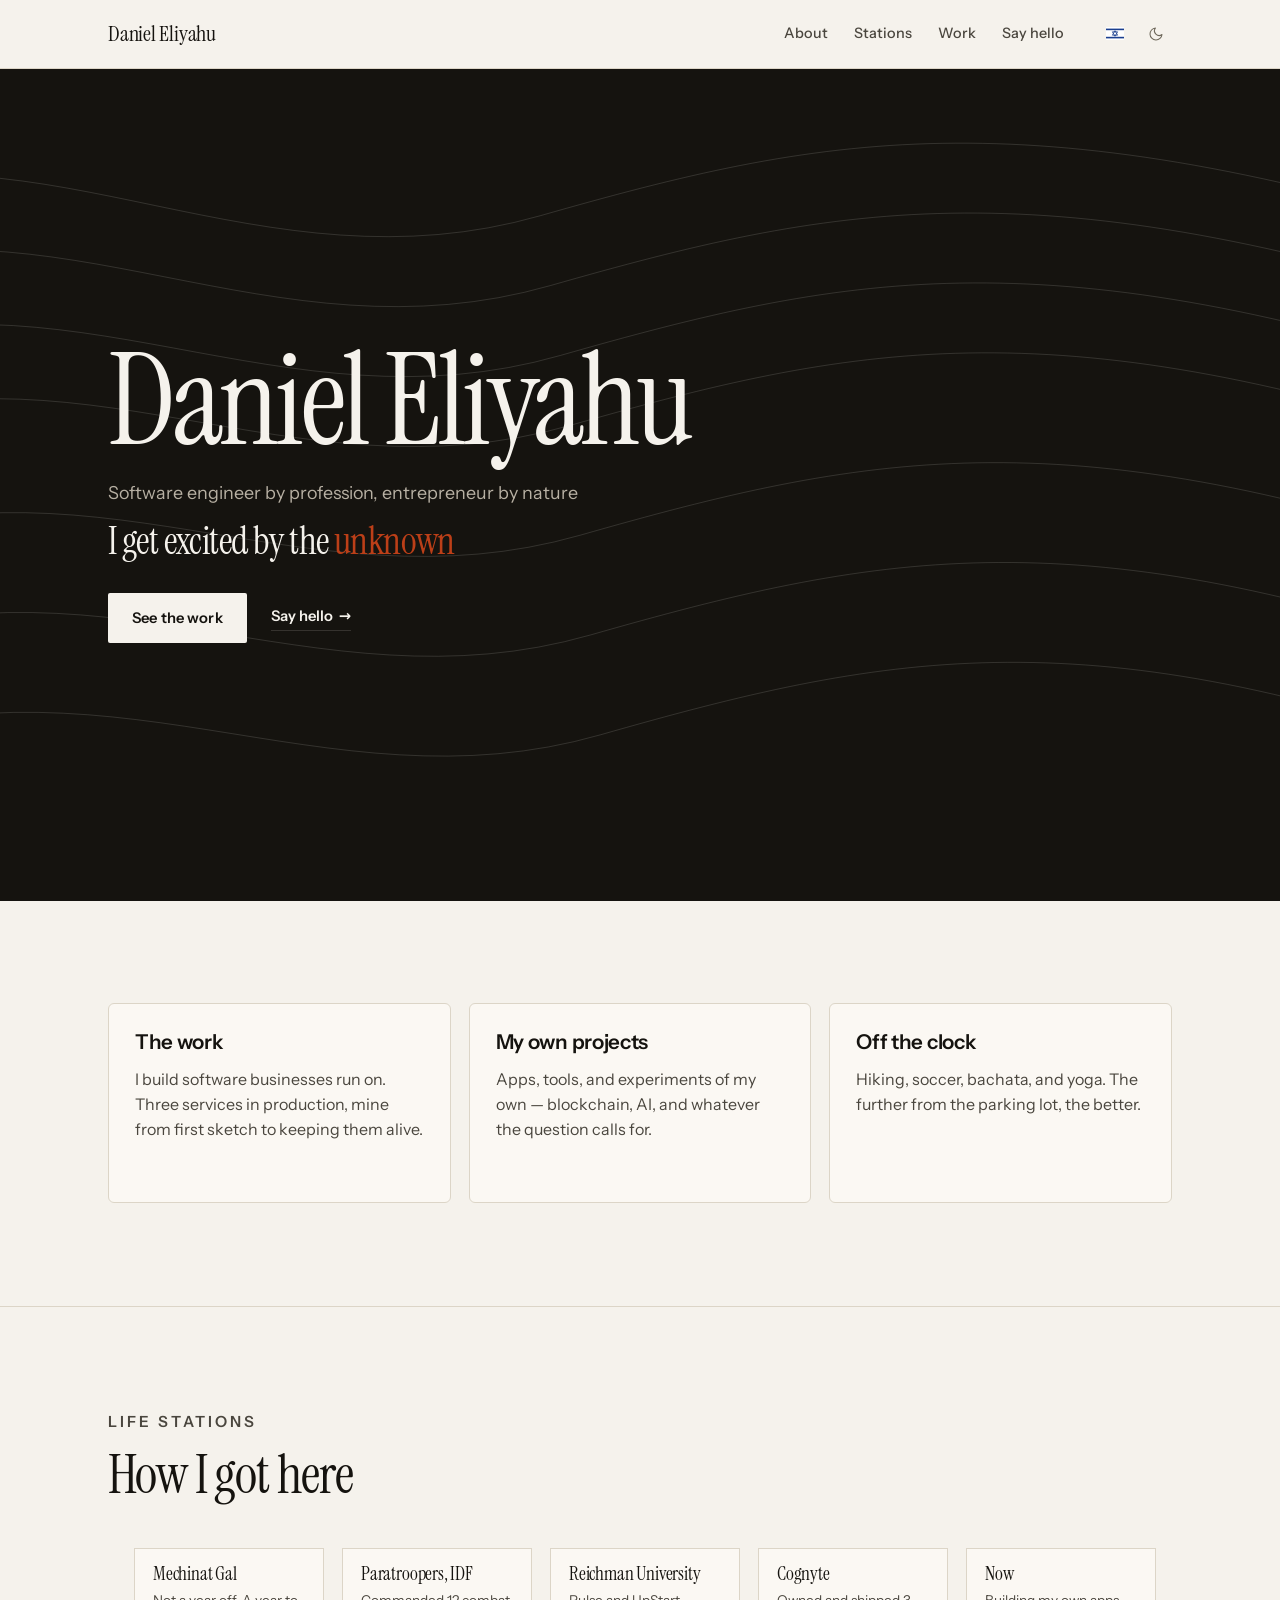
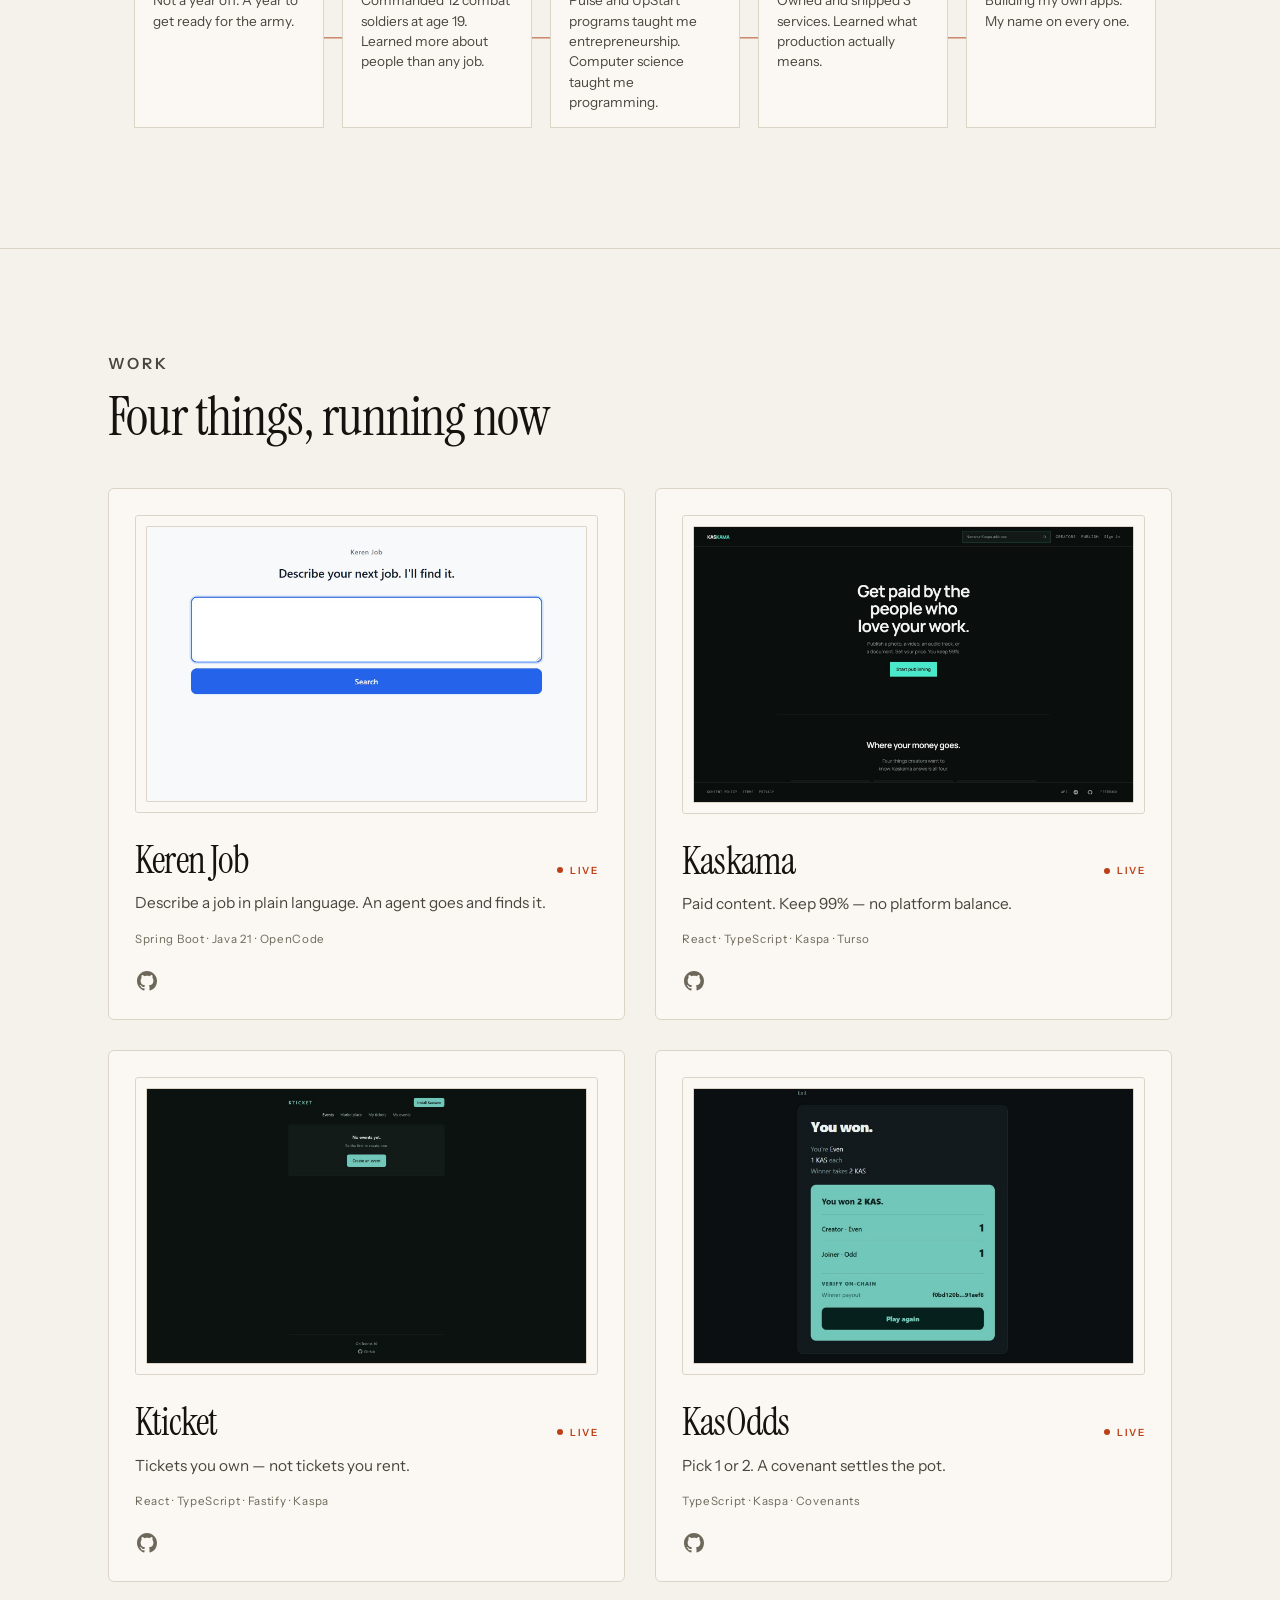
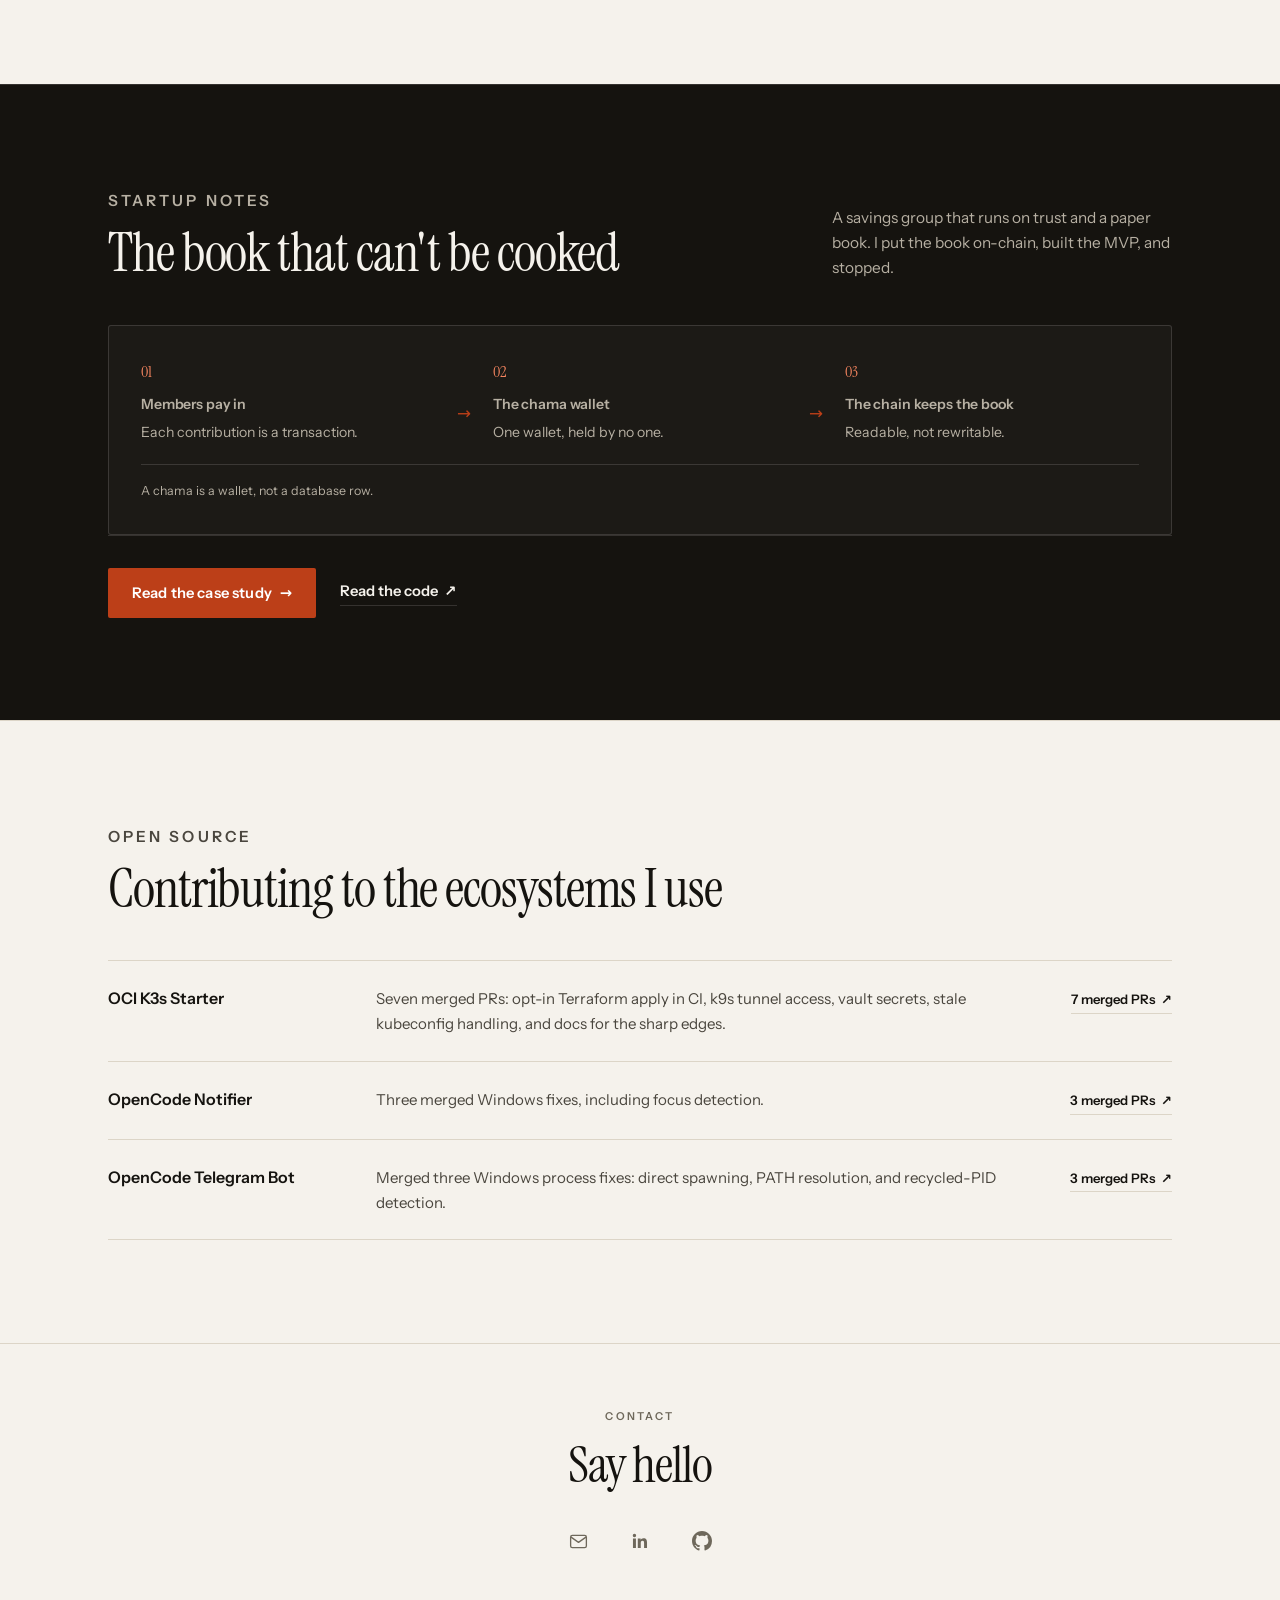
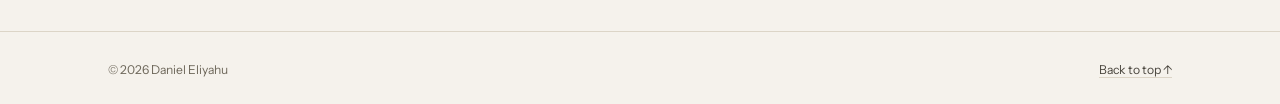
<file: index.html>
<!DOCTYPE html>
<html lang="en" dir="ltr">
<head>
  <meta charset="UTF-8" />
  <meta name="viewport" content="width=device-width, initial-scale=1.0" />
  <title>Daniel Eliyahu — Software engineer, Israel</title>
  <meta name="theme-color" content="#f5f2ec" media="(prefers-color-scheme: light)" />
  <meta name="theme-color" content="#0f0e0c" media="(prefers-color-scheme: dark)" />
  <link rel="icon" type="image/svg+xml" href="assets/img/favicon.svg" />
  <link rel="canonical" href="https://danieliyahu.com/" />
  <link rel="alternate" hreflang="en" href="https://danieliyahu.com/" />
  <link rel="alternate" hreflang="he" href="https://danieliyahu.com/he.html" />
  <link rel="alternate" hreflang="x-default" href="https://danieliyahu.com/" />

  <meta property="og:type" content="profile" />
  <meta property="og:site_name" content="Daniel Eliyahu" />
  <meta property="og:locale" content="en_US" />
  <meta property="og:locale:alternate" content="he_IL" />
  <meta property="og:title" content="Daniel Eliyahu — Software engineer, Israel" />
  <meta property="og:url" content="https://danieliyahu.com/" />
  <meta property="og:image" content="https://danieliyahu.com/assets/img/og/home-v2.jpg" />
  <meta property="og:image:width" content="1200" />
  <meta property="og:image:height" content="630" />
  <meta name="twitter:card" content="summary_large_image" />
  <meta name="twitter:title" content="Daniel Eliyahu — Software engineer, Israel" />
  <meta name="twitter:image" content="https://danieliyahu.com/assets/img/og/home-v2.jpg" />

  <script>(function(){try{var t=localStorage.getItem('dani-theme');if(t!=='light'&&t!=='dark'){t=window.matchMedia('(prefers-color-scheme: dark)').matches?'dark':'light';}document.documentElement.dataset.theme=t;}catch(e){}})();</script>
  <link rel="preload" href="assets/fonts/instrumentserif-400.woff2" as="font" type="font/woff2" crossorigin />
  <link rel="preload" href="assets/fonts/instrumentsans-400.woff2" as="font" type="font/woff2" crossorigin />
  <link rel="stylesheet" href="assets/css/style.css?v=20261021w" />
  <script type="application/ld+json">
  {
    "@context": "https://schema.org",
    "@type": "Person",
    "name": "Daniel Eliyahu",
    "url": "https://danieliyahu.com/",
    "address": { "@type": "PostalAddress", "addressCountry": "IL" },
    "sameAs": [
      "https://github.com/danieliyahu1",
      "https://www.linkedin.com/in/daniel-eliyahu-543a7017b/"
    ]
  }
  </script>
</head>
<body>
<a class="skip-link" href="#main">Skip to content</a>

<header class="site-header">
  <div class="shell header-inner">
    <a class="brand" href="#home">Daniel Eliyahu</a>
    <button type="button" class="nav-toggle" data-nav-toggle aria-expanded="false" aria-controls="site-menu" aria-label="Open menu">
      <svg class="icon-menu" width="22" height="22" viewBox="0 0 24 24" aria-hidden="true"><path d="M3 6h18M3 12h18M3 18h18" fill="none" stroke="currentColor" stroke-width="1.5" stroke-linecap="round"/></svg>
      <svg class="icon-close" width="22" height="22" viewBox="0 0 24 24" aria-hidden="true"><path d="M5 5l14 14M19 5L5 19" fill="none" stroke="currentColor" stroke-width="1.5" stroke-linecap="round"/></svg>
    </button>
    <div class="nav-area" id="site-menu">
      <nav class="site-nav" aria-label="Primary">
        <ul>
          <li><a href="#about">About</a></li>
          <li><a href="#stations">Stations</a></li>
          <li><a href="#apps">Work</a></li>
          <li><a href="#contact">Say hello</a></li>
        </ul>
      </nav>
      <div class="header-tools">
        <a class="lang-toggle" href="he.html" hreflang="he" lang="he" aria-label="עברית" title="עברית"><svg width="18" height="13" viewBox="0 0 18 13" aria-hidden="true" focusable="false"><rect width="18" height="13" fill="#fff"/><rect y="1.6" width="18" height="1.6" fill="#1b3f8f"/><rect y="9.8" width="18" height="1.6" fill="#1b3f8f"/><path d="M9 3.7 11.6 8.2H6.4Z" fill="none" stroke="#1b3f8f" stroke-width="0.8" stroke-linejoin="round"/><path d="M9 9.3 6.4 4.8h5.2Z" fill="none" stroke="#1b3f8f" stroke-width="0.8" stroke-linejoin="round"/></svg></a>
        <button class="theme-toggle" type="button" data-theme-toggle aria-label="Switch to dark theme"><svg class="icon-moon" width="16" height="16" viewBox="0 0 24 24" fill="none" stroke="currentColor" stroke-width="1.6" stroke-linecap="round" stroke-linejoin="round" aria-hidden="true" focusable="false"><path d="M21 12.8A9 9 0 1 1 11.2 3a7 7 0 0 0 9.8 9.8Z"/></svg><svg class="icon-sun" width="16" height="16" viewBox="0 0 24 24" fill="none" stroke="currentColor" stroke-width="1.6" stroke-linecap="round" aria-hidden="true" focusable="false"><circle cx="12" cy="12" r="4"/><path d="M12 2v2M12 20v2M4.9 4.9l1.4 1.4M17.7 17.7l1.4 1.4M2 12h2M20 12h2M4.9 19.1l1.4-1.4M17.7 6.3l1.4-1.4"/></svg></button>
      </div>
    </div>
  </div>
</header>

<main id="main" tabindex="-1">
  <section class="hero hero--poster" id="home">
    <svg class="hero-contours" viewBox="0 0 1440 900" fill="none" aria-hidden="true" preserveAspectRatio="xMidYMid slice">
      <path d="M-120 160C120 80 340 260 620 180S1100 60 1560 200" stroke="currentColor" stroke-width="1"/>
      <path d="M-120 240C130 150 350 330 630 250S1110 130 1560 270" stroke="currentColor" stroke-width="1"/>
      <path d="M-120 320C140 220 360 400 640 320S1120 200 1560 340" stroke="currentColor" stroke-width="1"/>
      <path d="M-120 400C150 290 370 470 650 390S1130 270 1560 410" stroke="currentColor" stroke-width="1"/>
      <path d="M-120 520C160 400 380 580 660 500S1140 380 1560 520" stroke="currentColor" stroke-width="1"/>
      <path d="M-120 620C170 500 390 680 670 600S1150 480 1560 620" stroke="currentColor" stroke-width="1"/>
      <path d="M-120 720C180 600 400 780 680 700S1160 580 1560 720" stroke="currentColor" stroke-width="1"/>
    </svg>
    <div class="shell hero-grid hero-grid-solo">
      <div>
        <h1 class="rise rise-2">Daniel Eliyahu</h1>
        <p class="hero-role rise rise-3">Software engineer by profession, entrepreneur by nature</p>
        <p class="hero-tagline rise rise-4">I get excited by the <span class="accent">unknown</span></p>
        <div class="actions hero-actions rise rise-5">
          <a class="button" href="#apps">See the work</a>
          <a class="link" href="#contact">Say hello <span class="arrow" aria-hidden="true">→</span></a>
        </div>
      </div>
    </div>
  </section>

  <section class="section" id="about" aria-label="About">
    <div class="shell">
      <h2 class="visually-hidden">About</h2>

      <div class="about-index">
        <article class="about-tile" data-reveal>
          <h3 class="about-tile-title">The work</h3>
          <p class="about-tile-text">I build software businesses run on. Three services in production, mine from first sketch to keeping them alive.</p>
        </article>

        <article class="about-tile" data-reveal>
          <h3 class="about-tile-title">My own projects</h3>
          <p class="about-tile-text">Apps, tools, and experiments of my own — blockchain, AI, and whatever the question calls for.</p>
        </article>

        <article class="about-tile" data-reveal>
          <h3 class="about-tile-title">Off the clock</h3>
          <p class="about-tile-text">Hiking, soccer, bachata, and yoga. The further from the parking lot, the better.</p>
        </article>
      </div>
    </div>
  </section>

  <section class="section section-rule" id="stations">
    <div class="shell">
      <div class="section-head">
        <div>
          <p class="eyebrow">Life stations</p>
          <h2>How I got here</h2>
        </div>
      </div>

      <div class="dag-wrap">
        <svg class="dag-edges" aria-hidden="true" focusable="false"></svg>
        <ol class="dag">
        <li class="dag-stop" data-reveal>
          <h3>Mechinat Gal</h3>
          <p>Not a year off. A year to get ready for the army.</p>
        </li>
        <li class="dag-stop" data-reveal>
          <h3>Paratroopers, IDF</h3>
          <p>Commanded 12 combat soldiers at age 19. Learned more about people than any job.</p>
        </li>
        <li class="dag-stop" data-reveal>
          <h3>Reichman University</h3>
          <p>Pulse and UpStart programs taught me entrepreneurship. Computer science taught me programming.</p>
        </li>
        <li class="dag-stop" data-reveal>
          <h3>Cognyte</h3>
          <p>Owned and shipped 3 services. Learned what production actually means.</p>
        </li>
        <li class="dag-stop" data-reveal>
          <h3>Now</h3>
          <p>Building my own apps. My name on every one.</p>
        </li>
        </ol>
      </div>
    </div>
  </section>

  <section class="section section-rule" id="apps">
    <div class="shell">
      <div class="section-head">
        <div>
          <p class="eyebrow">Work</p>
          <h2>Four things, running now</h2>
        </div>
      </div>

      <div class="product-grid">
        <article class="product-card" data-reveal>
          <figure class="frame">
            <a class="frame-link" href="https://kerenjob.danieliyahu.com/" target="_blank" rel="noopener noreferrer" aria-label="Open Keren Job">
              <img src="assets/img/apps/kerenjob.jpg" width="1600" height="1000" alt="Keren Job landing page with the headline Describe your next job. I'll find it." fetchpriority="high" decoding="async" />
            </a>
          </figure>
          <div class="app-head">
            <h3>Keren Job</h3>
            <p class="app-status app-status--live">Live</p>
          </div>
          <p>Describe a job in plain language. An agent goes and finds it.</p>
          <p class="stack"><span>Spring Boot</span><span>Java 21</span><span>OpenCode</span></p>
          <div class="app-links">
            <a class="app-code" href="https://github.com/danieliyahu1/keren-job" target="_blank" rel="noopener noreferrer" aria-label="Keren Job on GitHub">
              <svg width="20" height="20" viewBox="0 0 16 16" aria-hidden="true" focusable="false"><path fill="currentColor" d="M8 0C3.58 0 0 3.58 0 8c0 3.54 2.29 6.53 5.47 7.59.4.07.55-.17.55-.38 0-.19-.01-.82-.01-1.49-2.01.37-2.53-.49-2.69-.94-.09-.23-.48-.94-.82-1.13-.28-.15-.68-.52-.01-.53.63-.01 1.08.58 1.23.82.72 1.21 1.87.87 2.33.66.07-.52.28-.87.51-1.07-1.78-.2-3.64-.89-3.64-3.95 0-.87.31-1.59.82-2.15-.08-.2-.36-1.02.08-2.12 0 0 .67-.21 2.2.82.64-.18 1.32-.27 2-.27s1.36.09 2 .27c1.53-1.04 2.2-.82 2.2-.82.44 1.1.16 1.92.08 2.12.51.56.82 1.27.82 2.15 0 3.07-1.87 3.75-3.65 3.95.29.25.54.73.54 1.48 0 1.07-.01 1.93-.01 2.2 0 .21.15.46.55.38A8.01 8.01 0 0 0 16 8c0-4.42-3.58-8-8-8Z"/></svg>
            </a>
          </div>
        </article>

        <article class="product-card" data-reveal>
          <figure class="frame">
            <a class="frame-link" href="https://kaskama.com/" target="_blank" rel="noopener noreferrer" aria-label="Open Kaskama">
              <img src="assets/img/apps/kaskama.jpg" width="1600" height="1000" alt="Kaskama landing page with the headline Get paid by the people who love your work." loading="lazy" decoding="async" />
            </a>
          </figure>
          <div class="app-head">
            <h3>Kaskama</h3>
            <p class="app-status app-status--live">Live</p>
          </div>
          <p>Paid content. Keep 99% — no platform balance.</p>
          <p class="stack"><span>React</span><span>TypeScript</span><span>Kaspa</span><span>Turso</span></p>
          <div class="app-links">
            <a class="app-code" href="https://github.com/danieliyahu1/kaskama" target="_blank" rel="noopener noreferrer" aria-label="Kaskama on GitHub">
              <svg width="20" height="20" viewBox="0 0 16 16" aria-hidden="true" focusable="false"><path fill="currentColor" d="M8 0C3.58 0 0 3.58 0 8c0 3.54 2.29 6.53 5.47 7.59.4.07.55-.17.55-.38 0-.19-.01-.82-.01-1.49-2.01.37-2.53-.49-2.69-.94-.09-.23-.48-.94-.82-1.13-.28-.15-.68-.52-.01-.53.63-.01 1.08.58 1.23.82.72 1.21 1.87.87 2.33.66.07-.52.28-.87.51-1.07-1.78-.2-3.64-.89-3.64-3.95 0-.87.31-1.59.82-2.15-.08-.2-.36-1.02.08-2.12 0 0 .67-.21 2.2.82.64-.18 1.32-.27 2-.27s1.36.09 2 .27c1.53-1.04 2.2-.82 2.2-.82.44 1.1.16 1.92.08 2.12.51.56.82 1.27.82 2.15 0 3.07-1.87 3.75-3.65 3.95.29.25.54.73.54 1.48 0 1.07-.01 1.93-.01 2.2 0 .21.15.46.55.38A8.01 8.01 0 0 0 16 8c0-4.42-3.58-8-8-8Z"/></svg>
            </a>
          </div>
        </article>

        <article class="product-card" data-reveal>
          <figure class="frame">
            <a class="frame-link" href="https://kticket.danieliyahu.com/" target="_blank" rel="noopener noreferrer" aria-label="Open Kticket">
              <img src="assets/img/apps/kticket.jpg" width="1600" height="1000" alt="Kticket events page in its empty state, with a Create an event button." loading="lazy" decoding="async" />
            </a>
          </figure>
          <div class="app-head">
            <h3>Kticket</h3>
            <p class="app-status app-status--live">Live</p>
          </div>
          <p>Tickets you own — not tickets you rent.</p>
          <p class="stack"><span>React</span><span>TypeScript</span><span>Fastify</span><span>Kaspa</span></p>
          <div class="app-links">
            <a class="app-code" href="https://github.com/danieliyahu1/kticket" target="_blank" rel="noopener noreferrer" aria-label="Kticket on GitHub">
              <svg width="20" height="20" viewBox="0 0 16 16" aria-hidden="true" focusable="false"><path fill="currentColor" d="M8 0C3.58 0 0 3.58 0 8c0 3.54 2.29 6.53 5.47 7.59.4.07.55-.17.55-.38 0-.19-.01-.82-.01-1.49-2.01.37-2.53-.49-2.69-.94-.09-.23-.48-.94-.82-1.13-.28-.15-.68-.52-.01-.53.63-.01 1.08.58 1.23.82.72 1.21 1.87.87 2.33.66.07-.52.28-.87.51-1.07-1.78-.2-3.64-.89-3.64-3.95 0-.87.31-1.59.82-2.15-.08-.2-.36-1.02.08-2.12 0 0 .67-.21 2.2.82.64-.18 1.32-.27 2-.27s1.36.09 2 .27c1.53-1.04 2.2-.82 2.2-.82.44 1.1.16 1.92.08 2.12.51.56.82 1.27.82 2.15 0 3.07-1.87 3.75-3.65 3.95.29.25.54.73.54 1.48 0 1.07-.01 1.93-.01 2.2 0 .21.15.46.55.38A8.01 8.01 0 0 0 16 8c0-4.42-3.58-8-8-8Z"/></svg>
            </a>
          </div>
        </article>

        <article class="product-card" data-reveal>
          <figure class="frame">
            <a class="frame-link" href="https://kasodds.com/" target="_blank" rel="noopener noreferrer" aria-label="Open KasOdds">
              <img src="assets/img/apps/kasodds.jpg" width="1600" height="1000" alt="KasOdds result screen from a live game: both players picked 1, an even total, and the Even side took the 2 KAS pot." loading="lazy" decoding="async" />
            </a>
          </figure>
          <div class="app-head">
            <h3>KasOdds</h3>
            <p class="app-status app-status--live">Live</p>
          </div>
          <p>Pick 1 or 2. A covenant settles the pot.</p>
          <p class="stack"><span>TypeScript</span><span>Kaspa</span><span>Covenants</span></p>
          <div class="app-links">
            <a class="app-code" href="https://github.com/danieliyahu1/kas-odds" target="_blank" rel="noopener noreferrer" aria-label="KasOdds on GitHub">
              <svg width="20" height="20" viewBox="0 0 16 16" aria-hidden="true" focusable="false"><path fill="currentColor" d="M8 0C3.58 0 0 3.58 0 8c0 3.54 2.29 6.53 5.47 7.59.4.07.55-.17.55-.38 0-.19-.01-.82-.01-1.49-2.01.37-2.53-.49-2.69-.94-.09-.23-.48-.94-.82-1.13-.28-.15-.68-.52-.01-.53.63-.01 1.08.58 1.23.82.72 1.21 1.87.87 2.33.66.07-.52.28-.87.51-1.07-1.78-.2-3.64-.89-3.64-3.95 0-.87.31-1.59.82-2.15-.08-.2-.36-1.02.08-2.12 0 0 .67-.21 2.2.82.64-.18 1.32-.27 2-.27s1.36.09 2 .27c1.53-1.04 2.2-.82 2.2-.82.44 1.1.16 1.92.08 2.12.51.56.82 1.27.82 2.15 0 3.07-1.87 3.75-3.65 3.95.29.25.54.73.54 1.48 0 1.07-.01 1.93-.01 2.2 0 .21.15.46.55.38A8.01 8.01 0 0 0 16 8c0-4.42-3.58-8-8-8Z"/></svg>
            </a>
          </div>
        </article>
        </article>
      </div>
    </div>
  </section>

  <section class="section section-rule section--dark" id="daftari">
    <div class="shell">
      <div class="section-head">
        <div>
          <p class="eyebrow">Startup notes</p>
          <h2>The book that can't be cooked</h2>
        </div>
        <p>A savings group that runs on trust and a paper book. I put the book on-chain, built the MVP, and stopped.</p>
      </div>

      <figure class="diagram" data-reveal>
        <div class="flow">
          <div class="flow-step">
            <span class="flow-num">01</span>
            <p class="flow-title">Members pay in</p>
            <p>Each contribution is a transaction.</p>
          </div>
          <div class="flow-arrow" aria-hidden="true">→</div>
          <div class="flow-step">
            <span class="flow-num">02</span>
            <p class="flow-title">The chama wallet</p>
            <p>One wallet, held by no one.</p>
          </div>
          <div class="flow-arrow" aria-hidden="true">→</div>
          <div class="flow-step">
            <span class="flow-num">03</span>
            <p class="flow-title">The chain keeps the book</p>
            <p>Readable, not rewritable.</p>
          </div>
        </div>
        <figcaption>A chama is a wallet, not a database row.</figcaption>
      </figure>

      <div class="case-foot">
        <a class="button button--ember" href="daftari.html">Read the case study <span class="arrow" aria-hidden="true">→</span></a>
        <a class="link" href="https://github.com/danieliyahu1/daftari" target="_blank" rel="noopener noreferrer">Read the code <span class="arrow" aria-hidden="true">↗</span></a>
      </div>
    </div>
  </section>

  <section class="section section-rule" id="open-source">
    <div class="shell">
      <div class="section-head">
        <div>
          <p class="eyebrow">Open source</p>
          <h2>Contributing to the ecosystems I use</h2>
        </div>
      </div>

      <div class="list">
        <div class="list-row" data-reveal>
          <h3>OCI K3s Starter</h3>
          <p>Seven merged PRs: opt-in Terraform apply in CI, k9s tunnel access, vault secrets, stale kubeconfig handling, and docs for the sharp edges.</p>
          <a class="link" href="https://github.com/adirbd/oci-k3s-starter/pulls?q=is%3Apr+author%3Adanieliyahu1+is%3Amerged" target="_blank" rel="noopener noreferrer">7 merged PRs <span class="arrow" aria-hidden="true">↗</span></a>
        </div>
        <div class="list-row" data-reveal>
          <h3>OpenCode Notifier</h3>
          <p>Three merged Windows fixes, including focus detection.</p>
          <a class="link" href="https://github.com/mohak34/opencode-notifier/pulls?q=is%3Apr+author%3Adanieliyahu1+is%3Amerged" target="_blank" rel="noopener noreferrer">3 merged PRs <span class="arrow" aria-hidden="true">↗</span></a>
        </div>
        <div class="list-row" data-reveal>
          <h3>OpenCode Telegram Bot</h3>
          <p>Merged three Windows process fixes: direct spawning, PATH resolution, and recycled-PID detection.</p>
          <a class="link" href="https://github.com/grinev/opencode-telegram-bot/pulls?q=is%3Apr+author%3Adanieliyahu1+is%3Amerged" target="_blank" rel="noopener noreferrer">3 merged PRs <span class="arrow" aria-hidden="true">↗</span></a>
        </div>
      </div>
    </div>
  </section>

  <section class="section section-rule section--closing" id="contact">
    <div class="shell">
      <p class="eyebrow">Contact</p>
      <div class="contact-row" data-reveal>
        <h2 class="contact-title">Say hello</h2>

        <div class="reach">
          <button class="button button-ghost button-icon" type="button" data-copy-email="danieliyahu1@gmail.com" data-label-copied="Email copied" data-label-failed="Could not copy" aria-label="Copy email address" title="Copy email address">
            <svg class="icon-mail" width="21" height="21" viewBox="0 0 24 24" fill="none" stroke="currentColor" stroke-width="1.5" stroke-linecap="round" stroke-linejoin="round" aria-hidden="true" focusable="false"><rect x="3" y="5" width="18" height="14" rx="2"/><path d="m3.5 7 8.5 6 8.5-6"/></svg>
            <svg class="icon-check" width="20" height="20" viewBox="0 0 24 24" fill="none" stroke="currentColor" stroke-width="1.9" stroke-linecap="round" stroke-linejoin="round" aria-hidden="true" focusable="false"><path d="m5 12.5 4.5 4.5L19 7.5"/></svg>
          </button>
          <a class="button button-ghost button-icon" href="https://www.linkedin.com/in/daniel-eliyahu-543a7017b/" target="_blank" rel="me noopener noreferrer" aria-label="LinkedIn" title="LinkedIn">
            <svg width="20" height="20" viewBox="0 0 24 24" aria-hidden="true" focusable="false"><path fill="currentColor" d="M20.45 20.45h-3.55v-5.57c0-1.33-.03-3.04-1.85-3.04-1.86 0-2.14 1.45-2.14 2.94v5.67H9.35V9h3.41v1.56h.05c.47-.9 1.63-1.85 3.36-1.85 3.59 0 4.25 2.36 4.25 5.43v6.31zM5.34 7.43a2.06 2.06 0 1 1 0-4.12 2.06 2.06 0 0 1 0 4.12zM7.12 20.45H3.56V9h3.56v11.45z"/></svg>
          </a>
          <p class="copy-status visually-hidden" role="status" aria-live="polite"></p>
          <a class="button button-ghost button-icon" href="https://github.com/danieliyahu1" target="_blank" rel="me noopener noreferrer" aria-label="GitHub" title="GitHub">
            <svg width="20" height="20" viewBox="0 0 16 16" aria-hidden="true" focusable="false"><path fill="currentColor" d="M8 0C3.58 0 0 3.58 0 8c0 3.54 2.29 6.53 5.47 7.59.4.07.55-.17.55-.38 0-.19-.01-.82-.01-1.49-2.01.37-2.53-.49-2.69-.94-.09-.23-.48-.94-.82-1.13-.28-.15-.68-.52-.01-.53.63-.01 1.08.58 1.23.82.72 1.21 1.87.87 2.33.66.07-.52.28-.87.51-1.07-1.78-.2-3.64-.89-3.64-3.95 0-.87.31-1.59.82-2.15-.08-.2-.36-1.02.08-2.12 0 0 .67-.21 2.2.82.64-.18 1.32-.27 2-.27s1.36.09 2 .27c1.53-1.04 2.2-.82 2.2-.82.44 1.1.16 1.92.08 2.12.51.56.82 1.27.82 2.15 0 3.07-1.87 3.75-3.65 3.95.29.25.54.73.54 1.48 0 1.07-.01 1.93-.01 2.2 0 .21.15.46.55.38A8.01 8.01 0 0 0 16 8c0-4.42-3.58-8-8-8Z"/></svg>
          </a>
        </div>
      </div>
    </div>
  </section>
</main>

<footer class="site-footer">
  <div class="shell">
    <div class="footer-bottom footer-solo">
      <span>© <span data-year>2026</span> Daniel Eliyahu</span>
      <span><a class="footer-top" href="#home">Back to top ↑</a></span>
    </div>
  </div>
</footer>

<script src="assets/js/main.js?v=20261021c" defer></script>
</body>
</html>
</file>
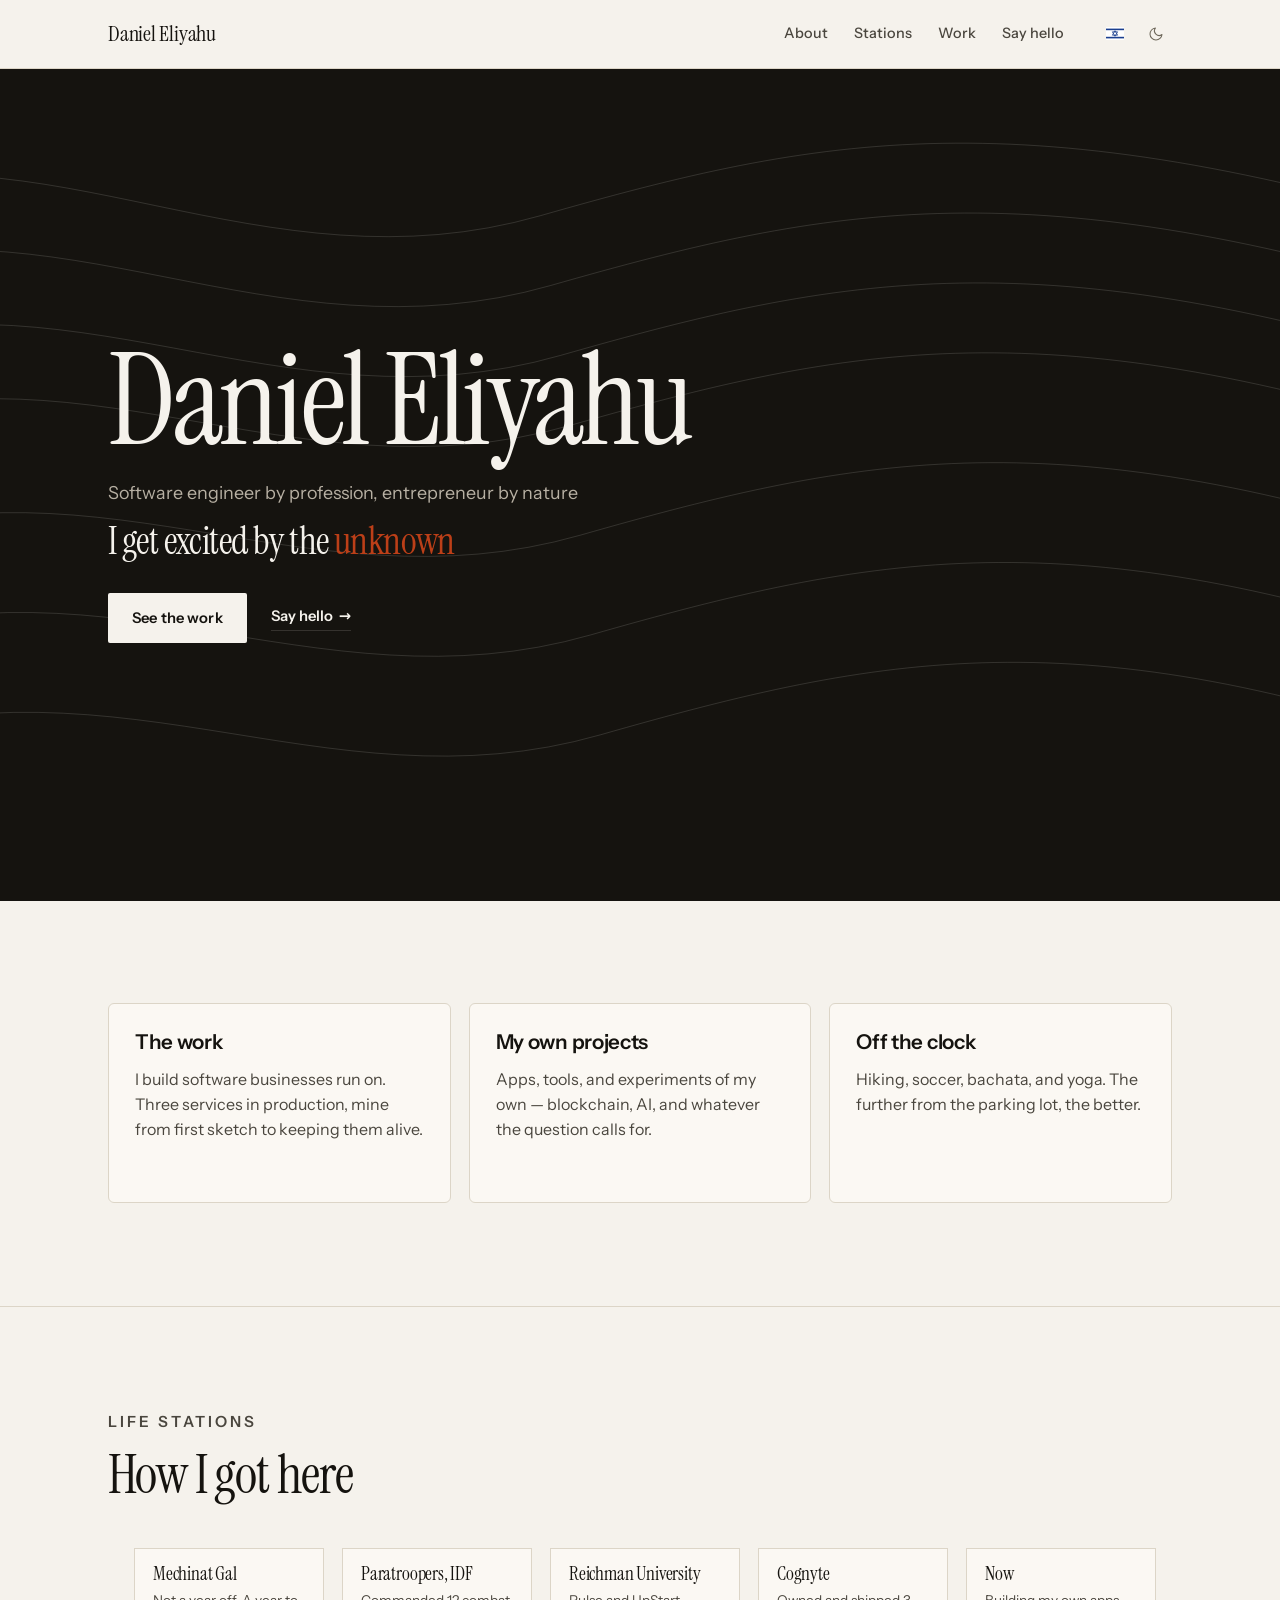
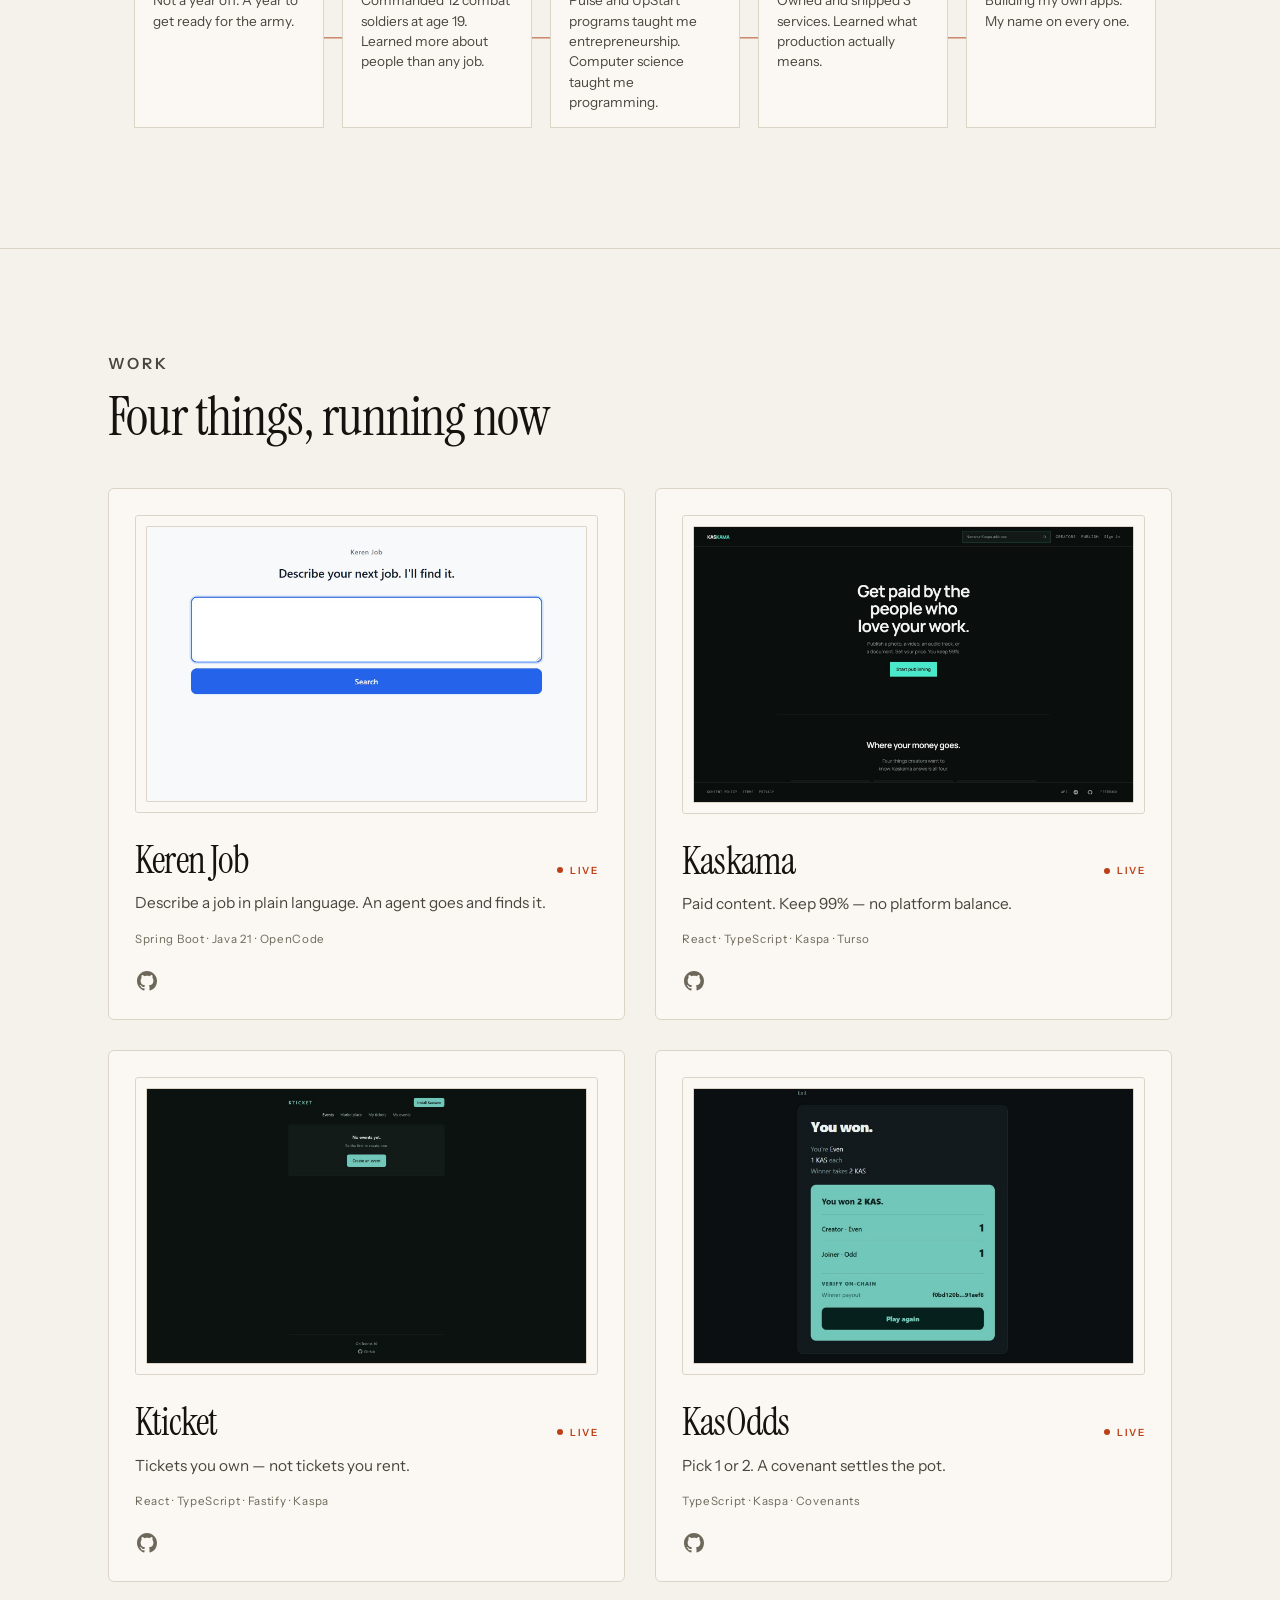
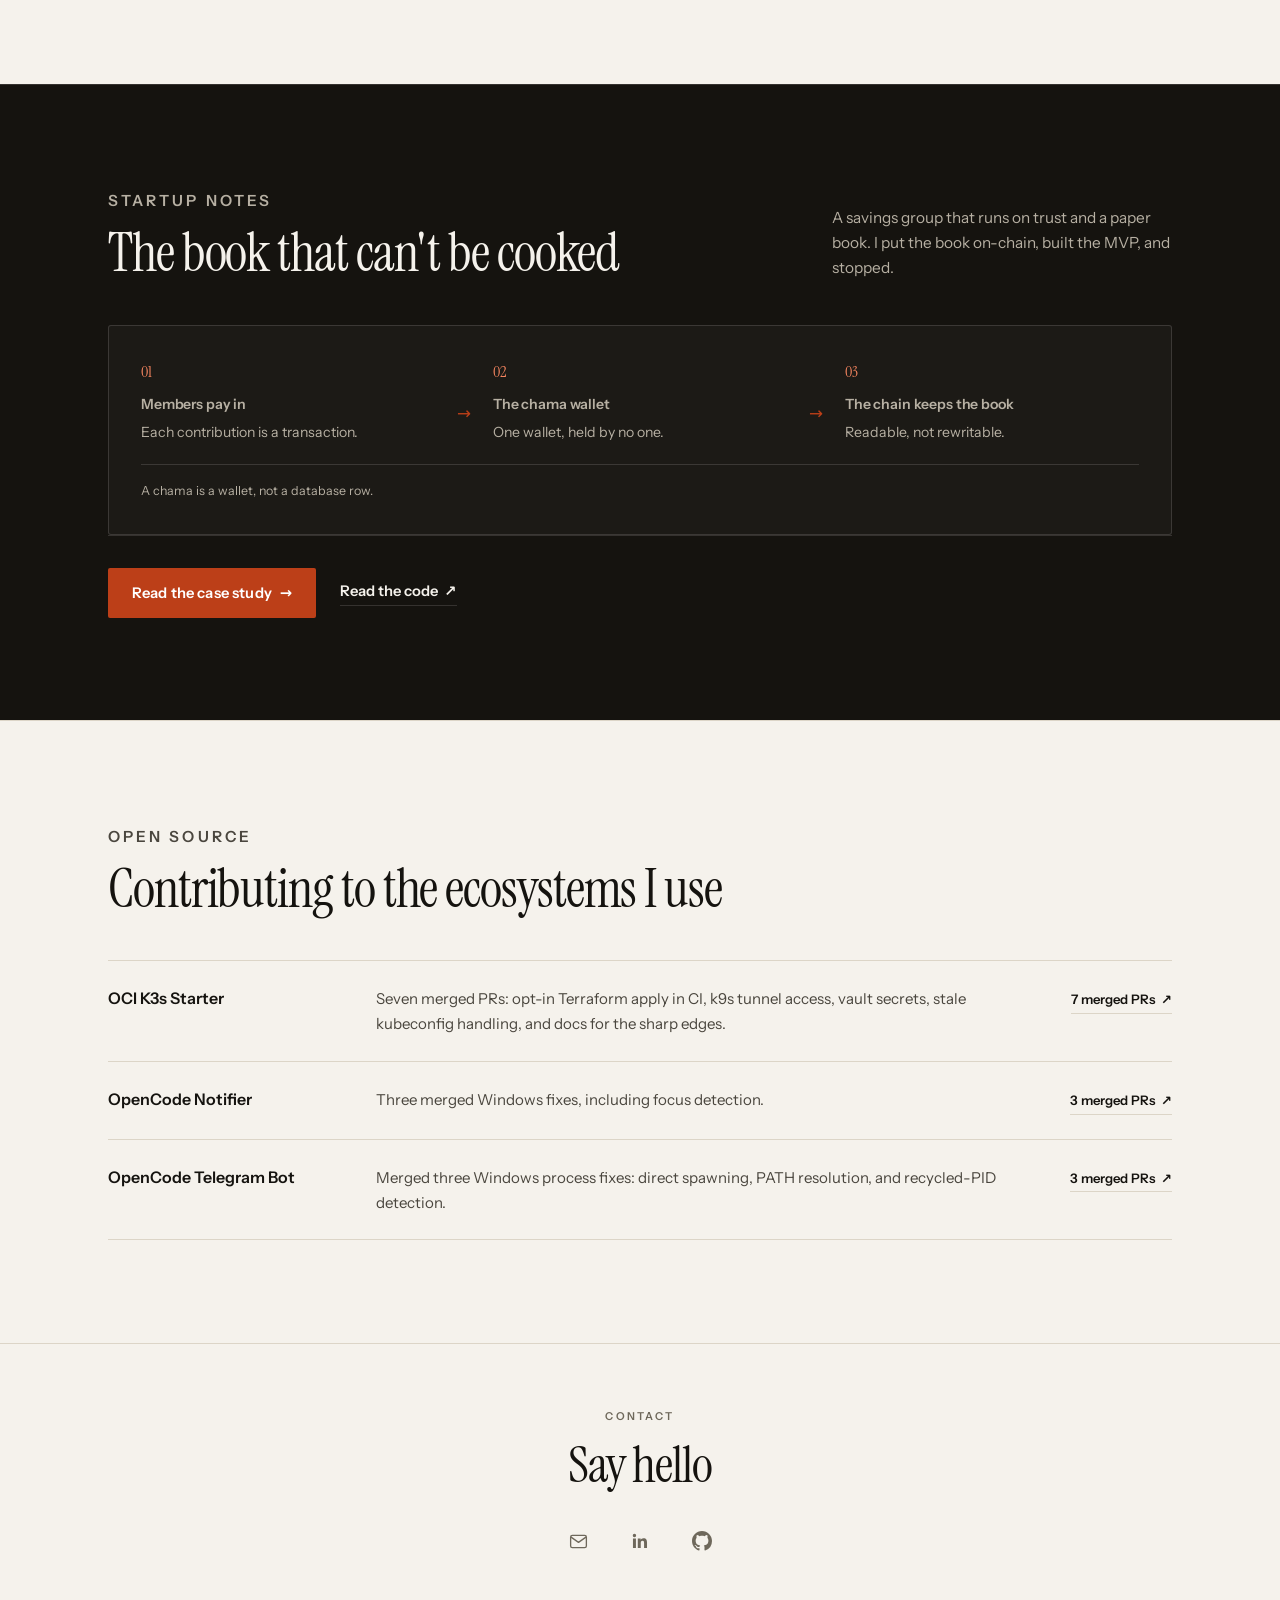
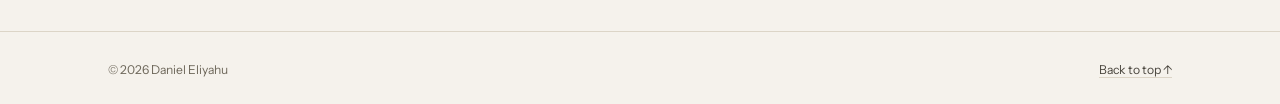
<file: apps.html>
<!DOCTYPE html>
<html lang="en">
<head>
  <meta charset="UTF-8" />
  <meta name="viewport" content="width=device-width, initial-scale=1.0" />
  <title>Redirecting — Daniel Eliyahu</title>
  <meta name="robots" content="noindex" />
  <link rel="canonical" href="https://danieliyahu.com/" />
  <meta http-equiv="refresh" content="0; url=/#apps" />
  <script>location.replace("/#apps");</script>
</head>
<body>
  <p><a href="/#apps">Continue to the apps</a></p>
</body>
</html>
</file>
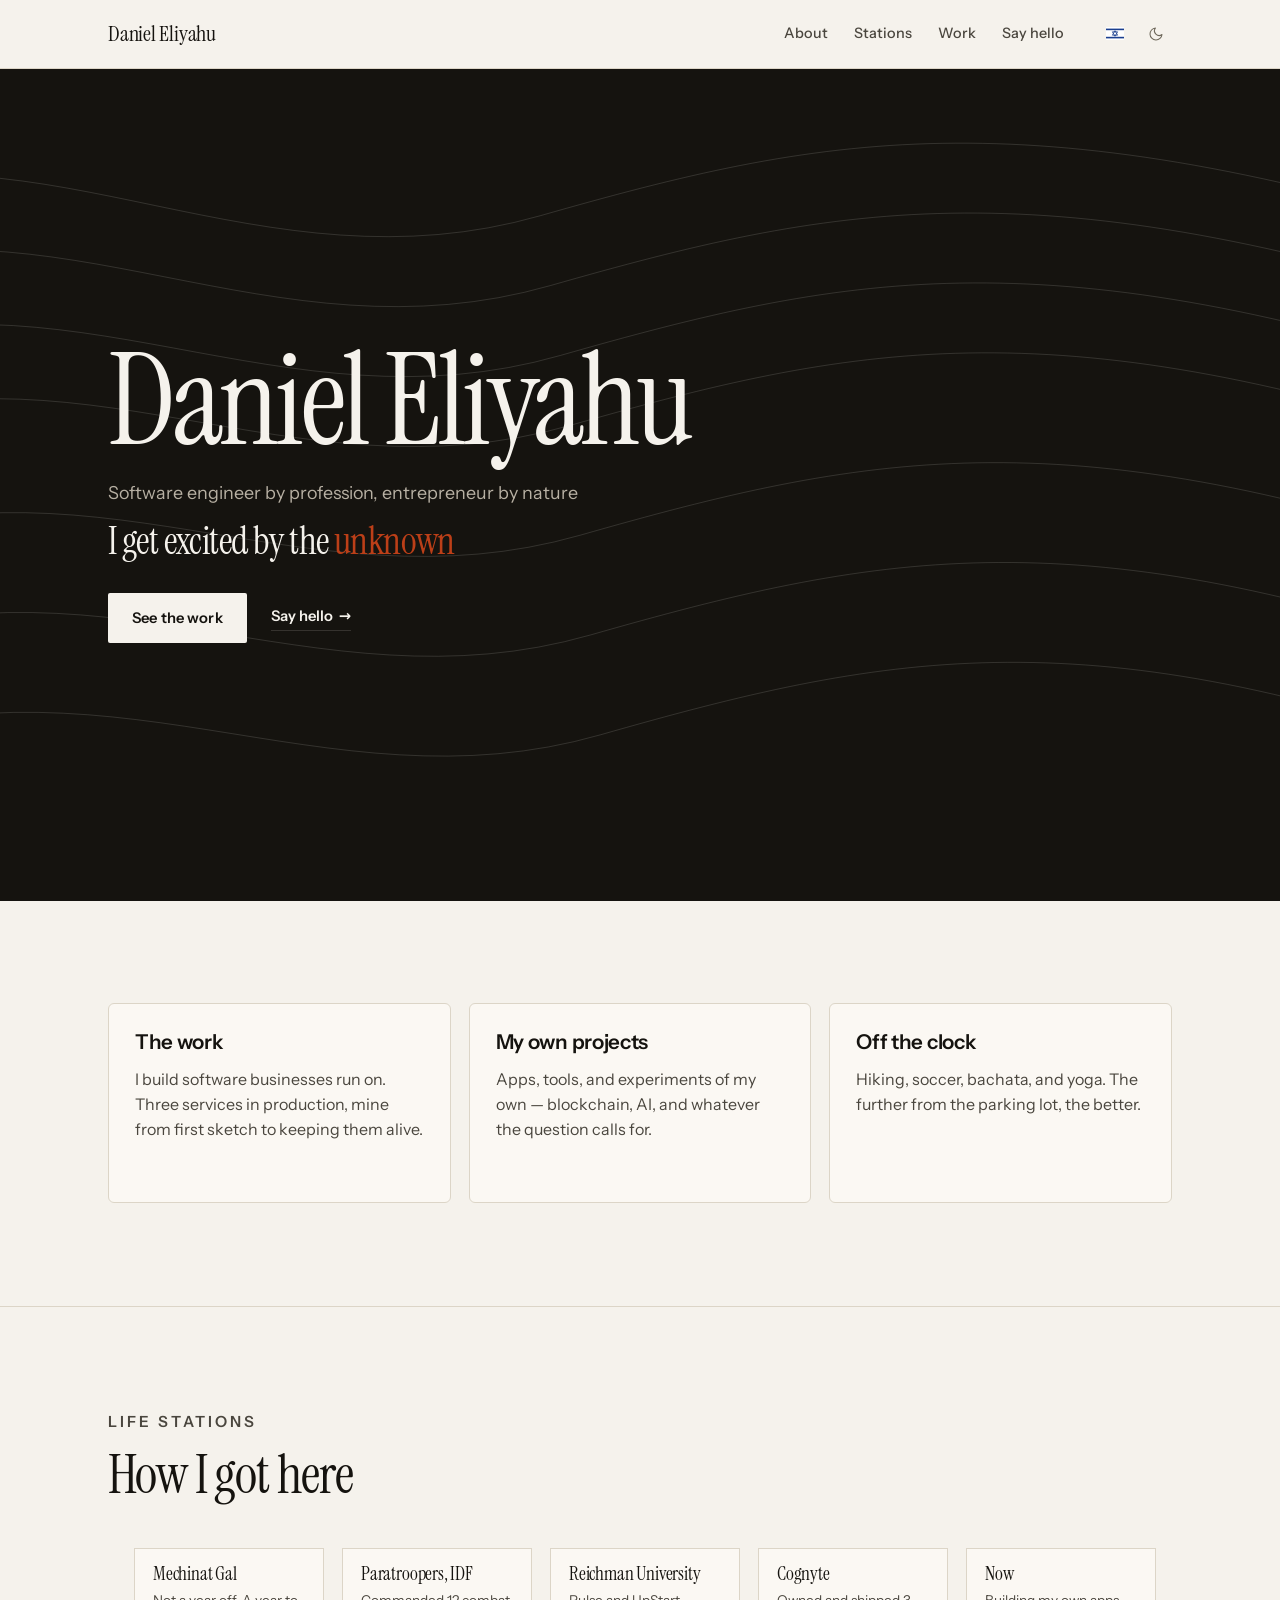
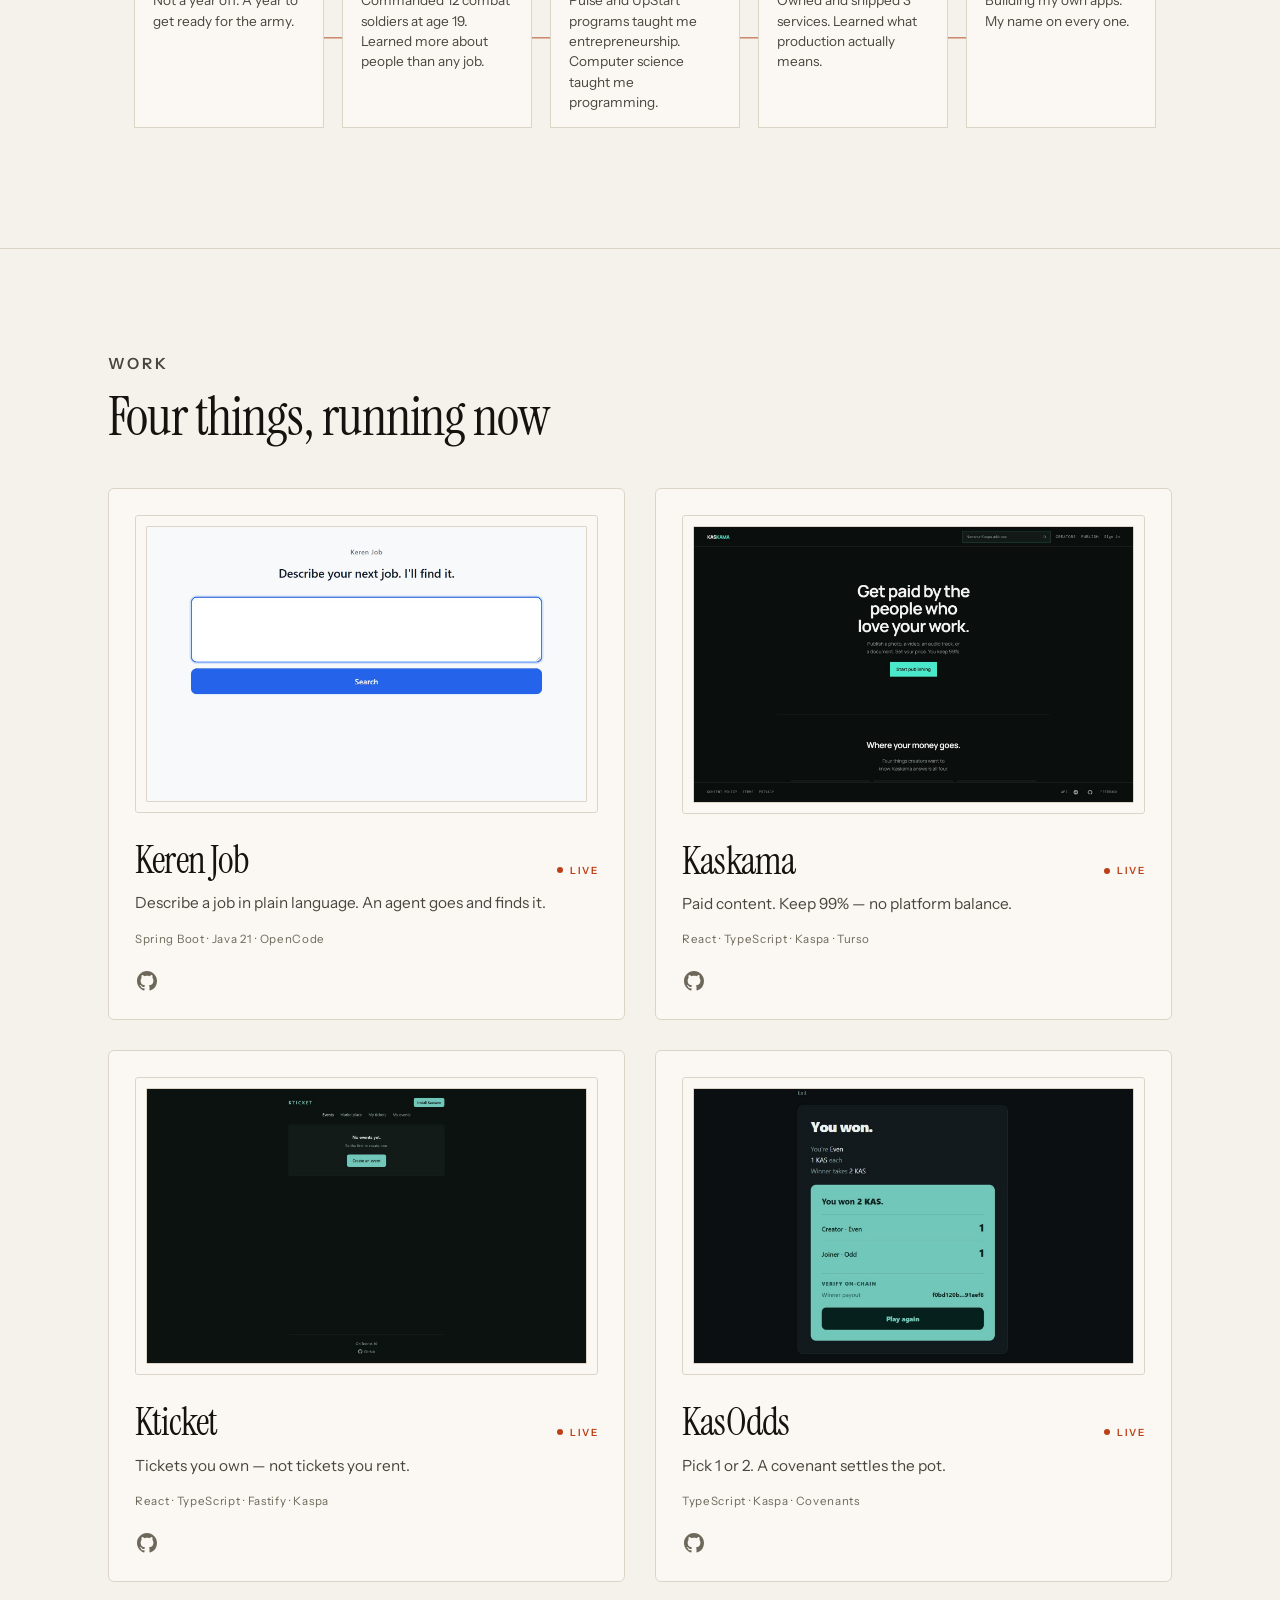
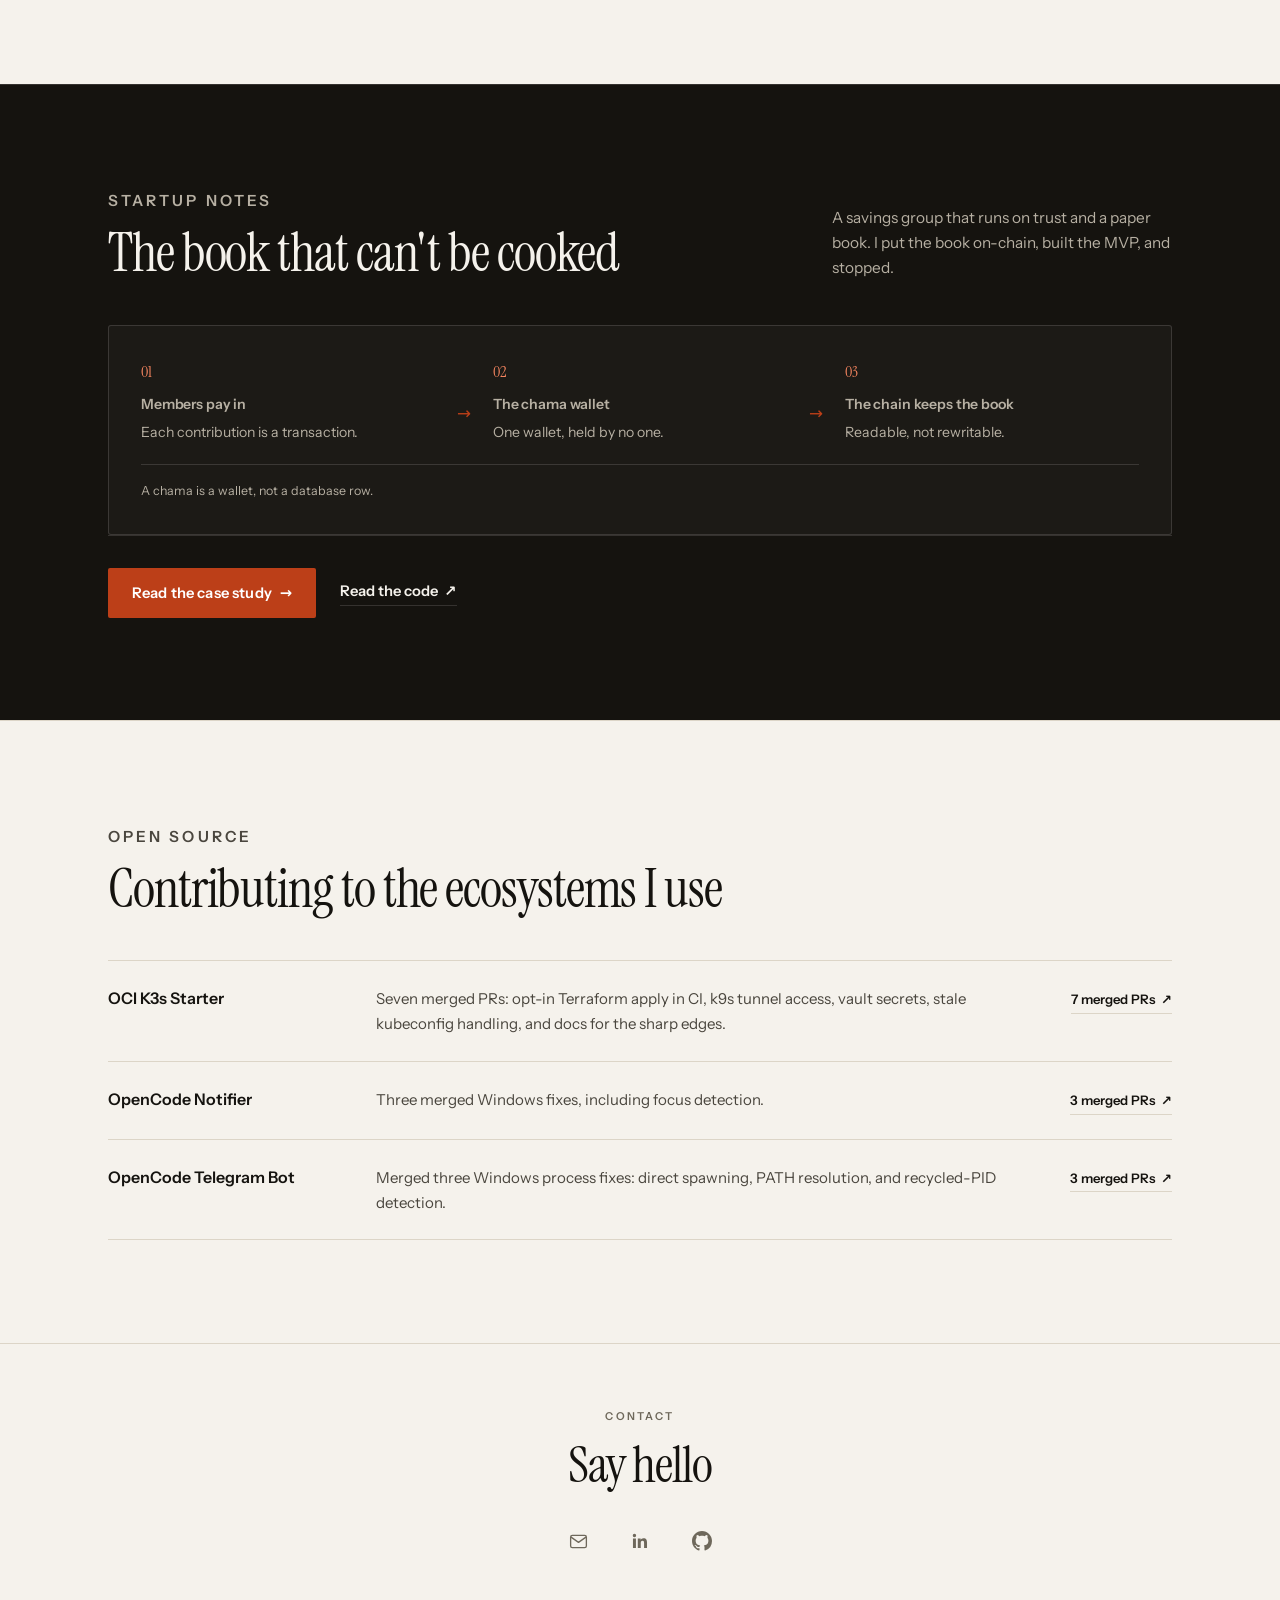
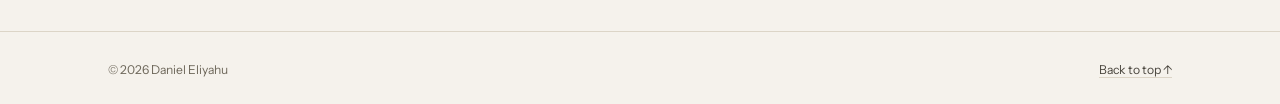
<file: connect.html>
<!DOCTYPE html>
<html lang="en">
<head>
  <meta charset="UTF-8" />
  <meta name="viewport" content="width=device-width, initial-scale=1.0" />
  <title>Redirecting — Daniel Eliyahu</title>
  <meta name="robots" content="noindex" />
  <link rel="canonical" href="https://danieliyahu.com/" />
  <meta http-equiv="refresh" content="0; url=/#contact" />
  <script>location.replace("/#contact");</script>
</head>
<body>
  <p><a href="/#contact">Continue to contact</a></p>
</body>
</html>
</file>
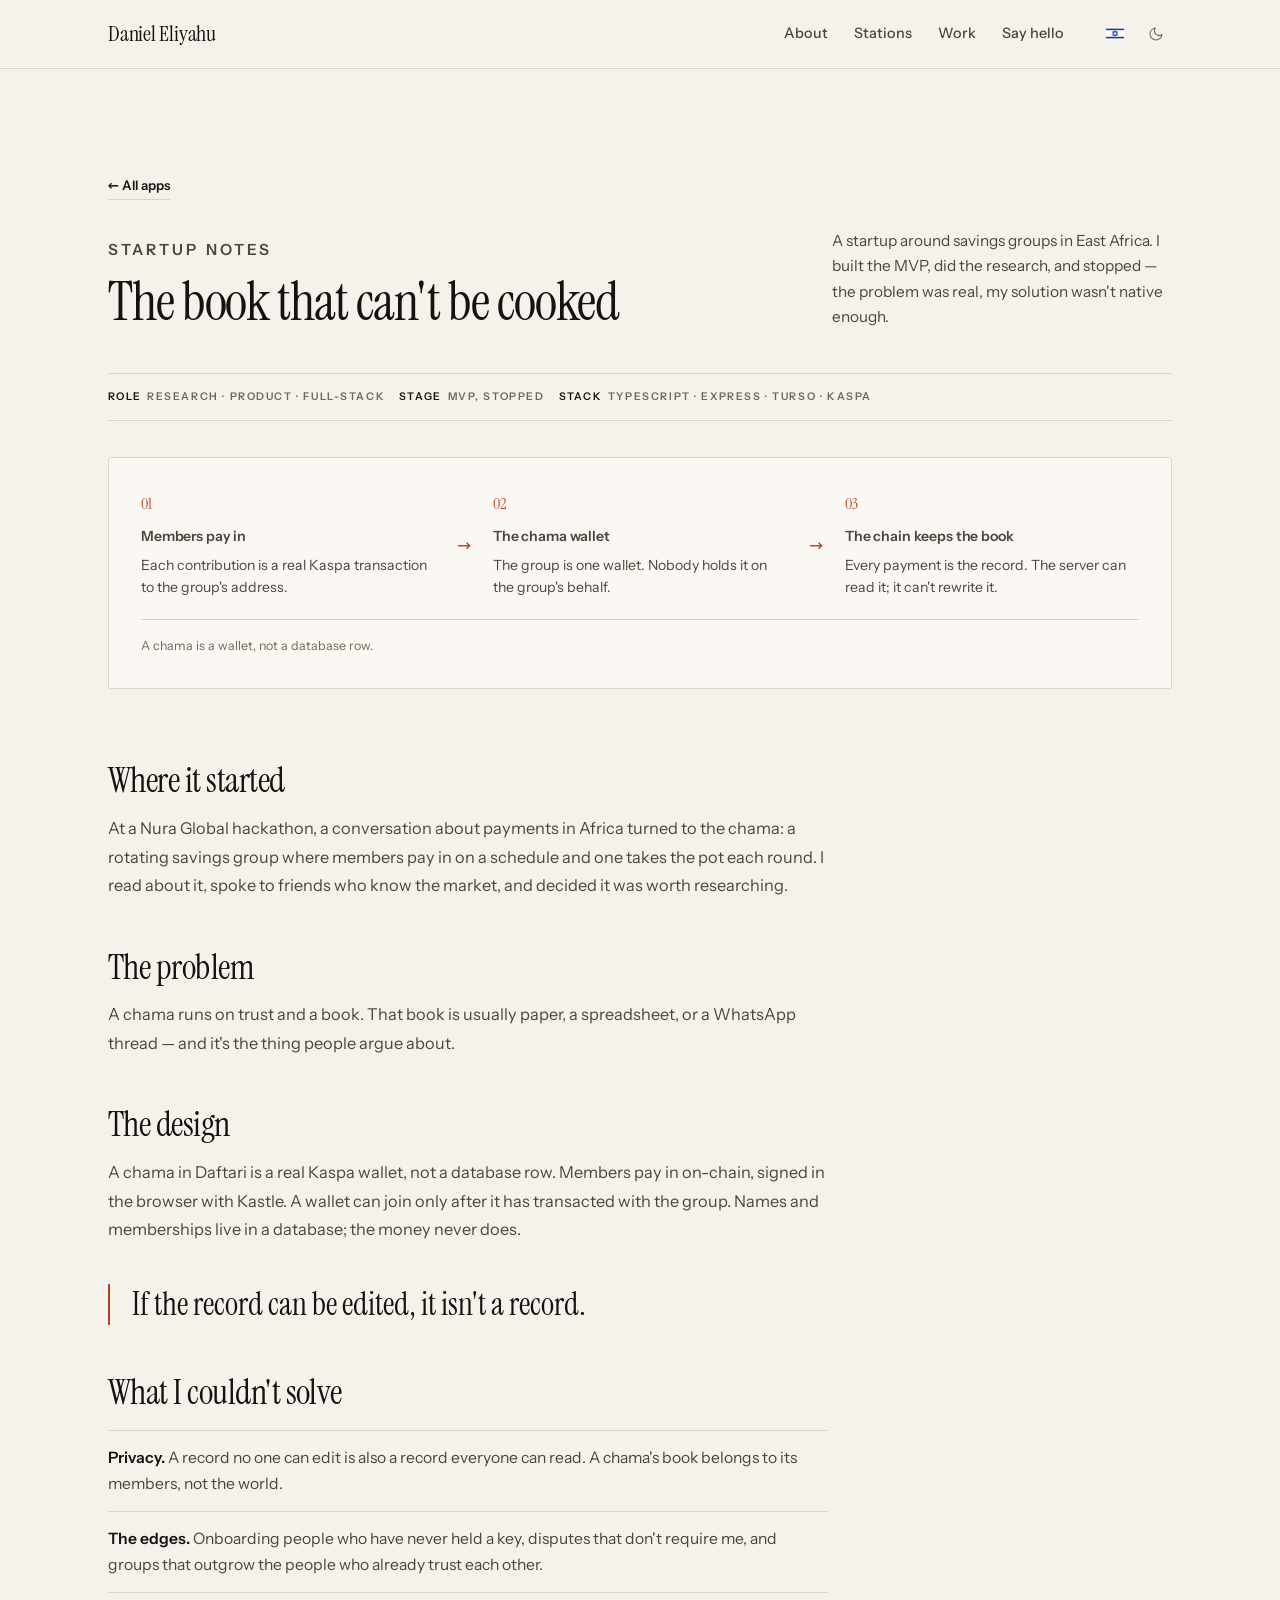
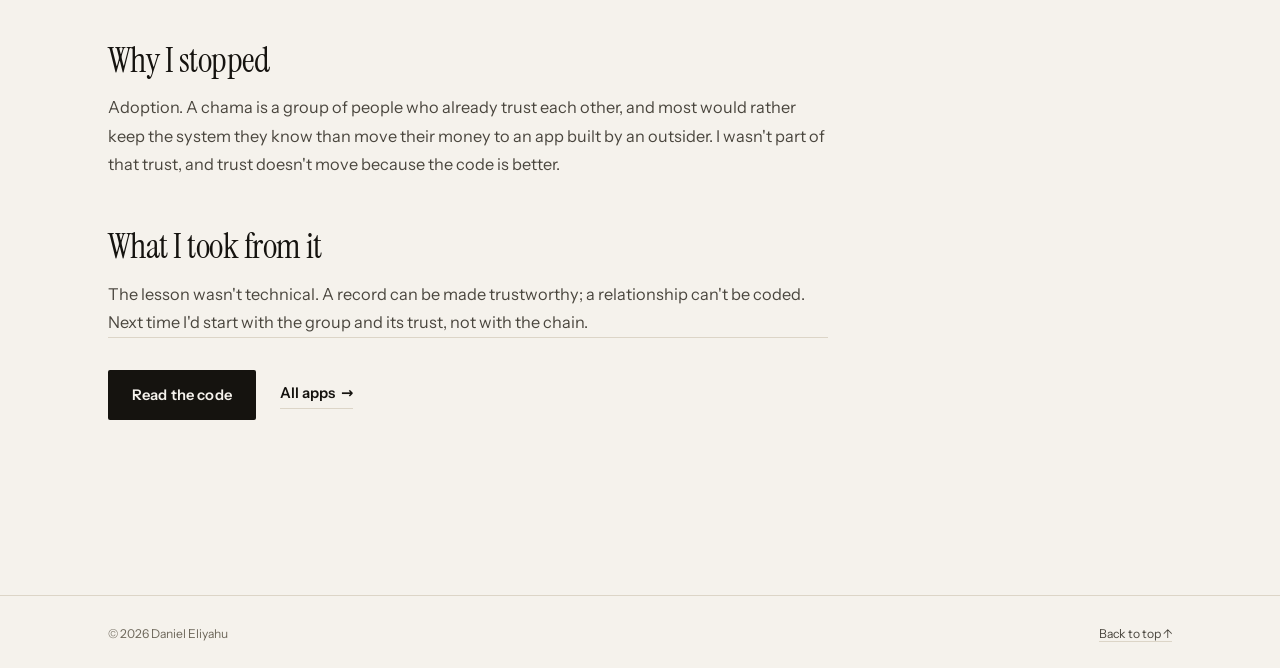
<file: daftari.html>
<!DOCTYPE html>
<html lang="en" dir="ltr">
<head>
  <meta charset="UTF-8" />
  <meta name="viewport" content="width=device-width, initial-scale=1.0" />
  <title>Daftari — a startup case study — Daniel Eliyahu</title>
  <meta name="theme-color" content="#f5f2ec" media="(prefers-color-scheme: light)" />
  <meta name="theme-color" content="#0f0e0c" media="(prefers-color-scheme: dark)" />
  <link rel="icon" type="image/svg+xml" href="assets/img/favicon.svg" />
  <link rel="canonical" href="https://danieliyahu.com/daftari.html" />
  <link rel="alternate" hreflang="en" href="https://danieliyahu.com/daftari.html" />
  <link rel="alternate" hreflang="he" href="https://danieliyahu.com/he-daftari.html" />
  <link rel="alternate" hreflang="x-default" href="https://danieliyahu.com/daftari.html" />

  <meta property="og:type" content="article" />
  <meta property="og:site_name" content="Daniel Eliyahu" />
  <meta property="og:locale" content="en_US" />
  <meta property="og:locale:alternate" content="he_IL" />
  <meta property="og:title" content="Daftari — the book that can't be cooked" />
  <meta property="og:url" content="https://danieliyahu.com/daftari.html" />
  <meta property="og:image" content="https://danieliyahu.com/assets/img/og/home-v2.jpg" />
  <meta property="og:image:width" content="1200" />
  <meta property="og:image:height" content="630" />
  <meta name="twitter:card" content="summary_large_image" />
  <meta name="twitter:title" content="Daftari — the book that can't be cooked" />
  <meta name="twitter:image" content="https://danieliyahu.com/assets/img/og/home-v2.jpg" />

  <script>(function(){try{var t=localStorage.getItem('dani-theme');if(t!=='light'&&t!=='dark'){t=window.matchMedia('(prefers-color-scheme: dark)').matches?'dark':'light';}document.documentElement.dataset.theme=t;}catch(e){}})();</script>
  <link rel="preload" href="assets/fonts/instrumentserif-400.woff2" as="font" type="font/woff2" crossorigin />
  <link rel="preload" href="assets/fonts/instrumentsans-400.woff2" as="font" type="font/woff2" crossorigin />
  <link rel="stylesheet" href="assets/css/style.css?v=20261021w" />
  <script type="application/ld+json">
  {
    "@context": "https://schema.org",
    "@type": "Article",
    "headline": "The book that can't be cooked",
    "description": "Daftari was an attempt to put a savings group's book on-chain. The problem was real; my solution wasn't native enough.",
    "url": "https://danieliyahu.com/daftari.html",
    "author": { "@type": "Person", "name": "Daniel Eliyahu", "url": "https://danieliyahu.com/" }
  }
  </script>
</head>
<body>
<a class="skip-link" href="#main">Skip to content</a>

<header class="site-header">
  <div class="shell header-inner">
    <a class="brand" href="index.html">Daniel Eliyahu</a>
    <button type="button" class="nav-toggle" data-nav-toggle aria-expanded="false" aria-controls="site-menu" aria-label="Open menu">
      <svg class="icon-menu" width="22" height="22" viewBox="0 0 24 24" aria-hidden="true"><path d="M3 6h18M3 12h18M3 18h18" fill="none" stroke="currentColor" stroke-width="1.5" stroke-linecap="round"/></svg>
      <svg class="icon-close" width="22" height="22" viewBox="0 0 24 24" aria-hidden="true"><path d="M5 5l14 14M19 5L5 19" fill="none" stroke="currentColor" stroke-width="1.5" stroke-linecap="round"/></svg>
    </button>
    <div class="nav-area" id="site-menu">
      <nav class="site-nav" aria-label="Primary">
        <ul>
          <li><a href="index.html#about">About</a></li>
          <li><a href="index.html#stations">Stations</a></li>
          <li><a href="index.html#apps">Work</a></li>
          <li><a href="index.html#contact">Say hello</a></li>
        </ul>
      </nav>
      <div class="header-tools">
        <a class="lang-toggle" href="he-daftari.html" hreflang="he" lang="he" aria-label="עברית" title="עברית"><svg width="18" height="13" viewBox="0 0 18 13" aria-hidden="true" focusable="false"><rect width="18" height="13" fill="#fff"/><rect y="1.6" width="18" height="1.6" fill="#1b3f8f"/><rect y="9.8" width="18" height="1.6" fill="#1b3f8f"/><path d="M9 3.7 11.6 8.2H6.4Z" fill="none" stroke="#1b3f8f" stroke-width="0.8" stroke-linejoin="round"/><path d="M9 9.3 6.4 4.8h5.2Z" fill="none" stroke="#1b3f8f" stroke-width="0.8" stroke-linejoin="round"/></svg></a>
        <button class="theme-toggle" type="button" data-theme-toggle aria-label="Switch to dark theme"><svg class="icon-moon" width="16" height="16" viewBox="0 0 24 24" fill="none" stroke="currentColor" stroke-width="1.6" stroke-linecap="round" stroke-linejoin="round" aria-hidden="true" focusable="false"><path d="M21 12.8A9 9 0 1 1 11.2 3a7 7 0 0 0 9.8 9.8Z"/></svg><svg class="icon-sun" width="16" height="16" viewBox="0 0 24 24" fill="none" stroke="currentColor" stroke-width="1.6" stroke-linecap="round" aria-hidden="true" focusable="false"><circle cx="12" cy="12" r="4"/><path d="M12 2v2M12 20v2M4.9 4.9l1.4 1.4M17.7 17.7l1.4 1.4M2 12h2M20 12h2M4.9 19.1l1.4-1.4M17.7 6.3l1.4-1.4"/></svg></button>
      </div>
    </div>
  </div>
</header>

<main id="main" tabindex="-1">
  <section class="section">
    <div class="shell">
      <a class="link case-back" href="index.html#apps"><span class="arrow" aria-hidden="true">←</span> All apps</a>

      <div class="section-head">
        <div>
          <p class="eyebrow">Startup notes</p>
          <h1>The book that can't be cooked</h1>
        </div>
        <p>A startup around savings groups in East Africa. I built the MVP, did the research, and stopped — the problem was real, my solution wasn't native enough.</p>
      </div>

      <p class="case-meta">
        <span><strong>Role</strong>Research · Product · Full-stack</span>
        <span><strong>Stage</strong>MVP, stopped</span>
        <span><strong>Stack</strong>TypeScript · Express · Turso · Kaspa</span>
      </p>

      <figure class="diagram" data-reveal>
        <div class="flow">
          <div class="flow-step">
            <span class="flow-num">01</span>
            <p class="flow-title">Members pay in</p>
            <p>Each contribution is a real Kaspa transaction to the group's address.</p>
          </div>
          <div class="flow-arrow" aria-hidden="true">→</div>
          <div class="flow-step">
            <span class="flow-num">02</span>
            <p class="flow-title">The chama wallet</p>
            <p>The group is one wallet. Nobody holds it on the group's behalf.</p>
          </div>
          <div class="flow-arrow" aria-hidden="true">→</div>
          <div class="flow-step">
            <span class="flow-num">03</span>
            <p class="flow-title">The chain keeps the book</p>
            <p>Every payment is the record. The server can read it; it can't rewrite it.</p>
          </div>
        </div>
        <figcaption>A chama is a wallet, not a database row.</figcaption>
      </figure>

      <div class="case-body">
        <h2>Where it started</h2>
        <p>At a <a href="https://www.nuraglobal.org/" target="_blank" rel="noopener noreferrer">Nura Global</a> hackathon, a conversation about payments in Africa turned to the chama: a rotating savings group where members pay in on a schedule and one takes the pot each round. I read about it, spoke to friends who know the market, and decided it was worth researching.</p>

        <h2>The problem</h2>
        <p>A chama runs on trust and a book. That book is usually paper, a spreadsheet, or a WhatsApp thread — and it's the thing people argue about.</p>

        <h2>The design</h2>
        <p>A chama in Daftari is a real Kaspa wallet, not a database row. Members pay in on-chain, signed in the browser with Kastle. A wallet can join only after it has transacted with the group. Names and memberships live in a database; the money never does.</p>

        <blockquote class="case-quote">If the record can be edited, it isn't a record.</blockquote>

        <h2>What I couldn't solve</h2>
        <ul>
          <li><strong>Privacy.</strong> A record no one can edit is also a record everyone can read. A chama's book belongs to its members, not the world.</li>
          <li><strong>The edges.</strong> Onboarding people who have never held a key, disputes that don't require me, and groups that outgrow the people who already trust each other.</li>
        </ul>

        <h2>Why I stopped</h2>
        <p>Adoption. A chama is a group of people who already trust each other, and most would rather keep the system they know than move their money to an app built by an outsider. I wasn't part of that trust, and trust doesn't move because the code is better.</p>

        <h2>What I took from it</h2>
        <p>The lesson wasn't technical. A record can be made trustworthy; a relationship can't be coded. Next time I'd start with the group and its trust, not with the chain.</p>

        <div class="case-foot">
          <a class="button" href="https://github.com/danieliyahu1/daftari" target="_blank" rel="noopener noreferrer">Read the code</a>
          <a class="link" href="index.html#apps">All apps <span class="arrow" aria-hidden="true">→</span></a>
        </div>
      </div>
    </div>
  </section>
</main>

<footer class="site-footer">
  <div class="shell">
    <div class="footer-bottom footer-solo">
      <span>© <span data-year>2026</span> Daniel Eliyahu</span>
      <span><a class="footer-top" href="#main">Back to top ↑</a></span>
    </div>
  </div>
</footer>

<script src="assets/js/main.js?v=20261021c" defer></script>
</body>
</html>
</file>
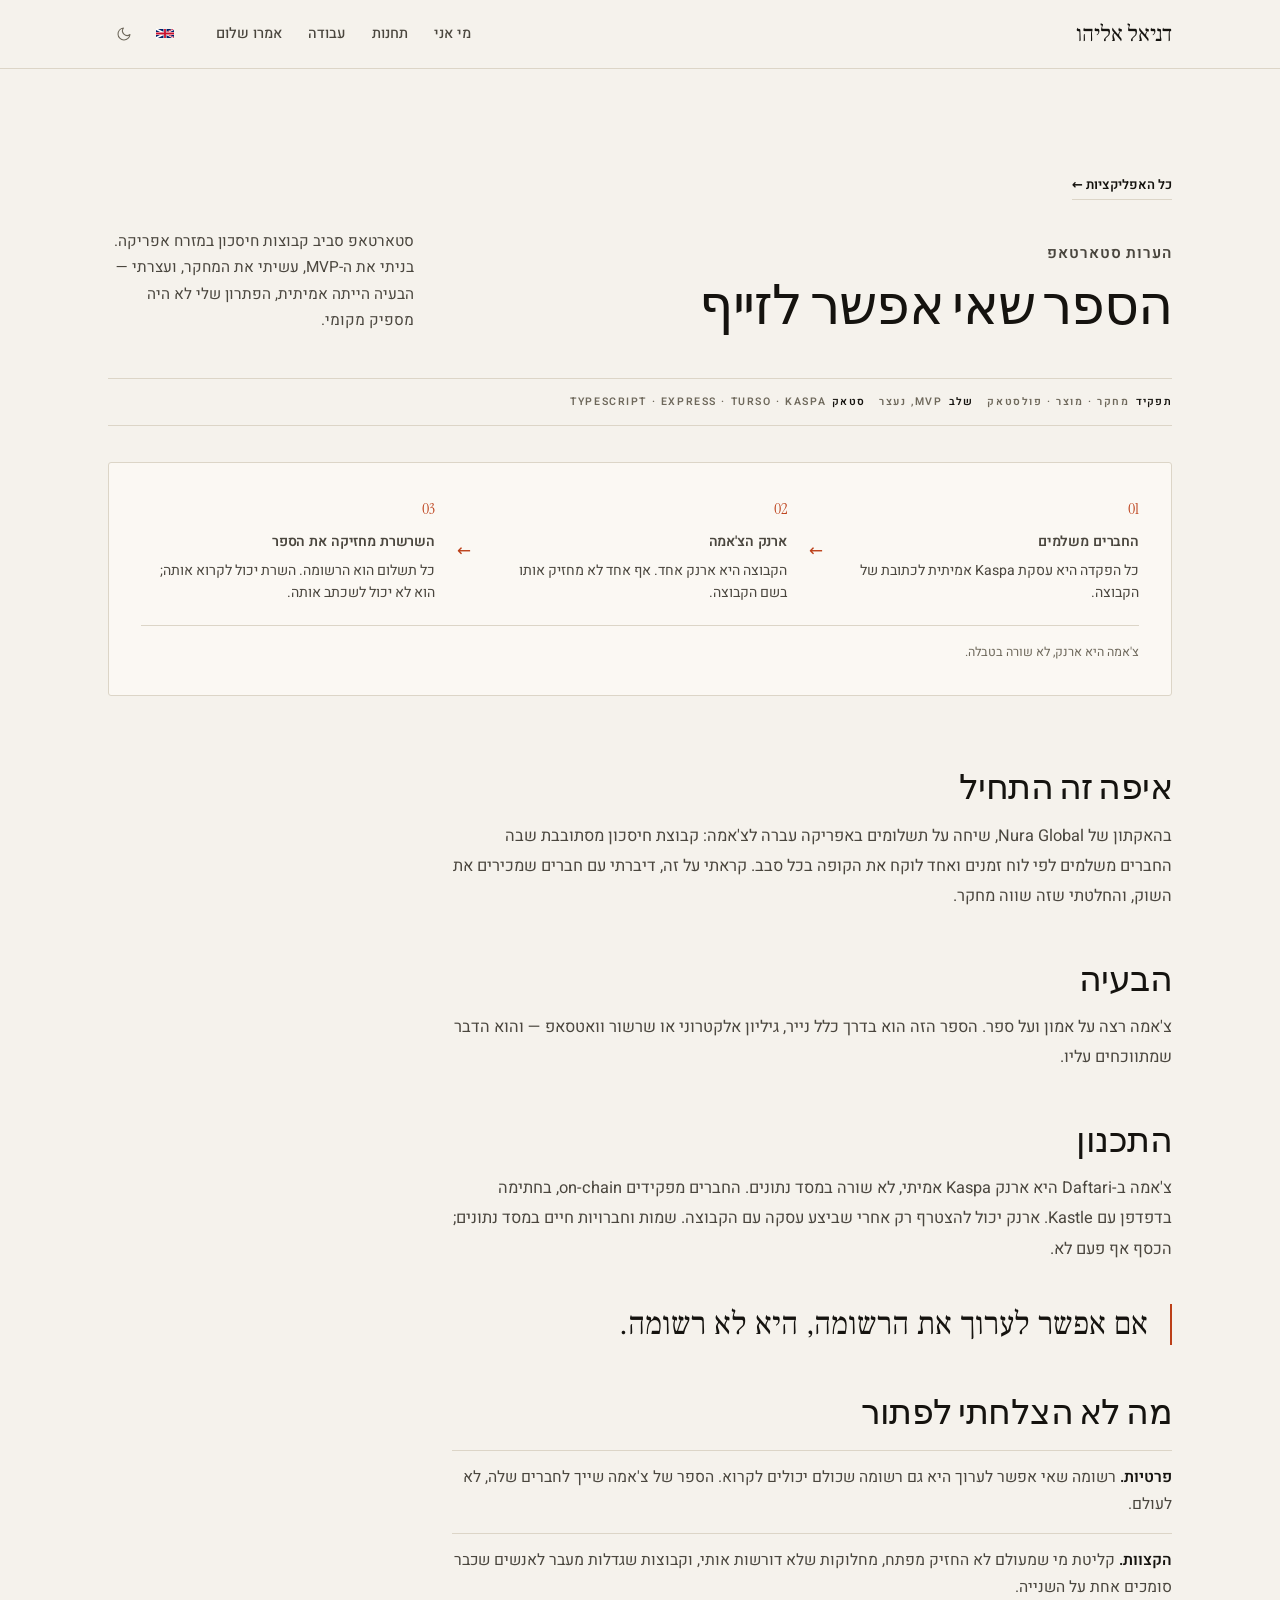
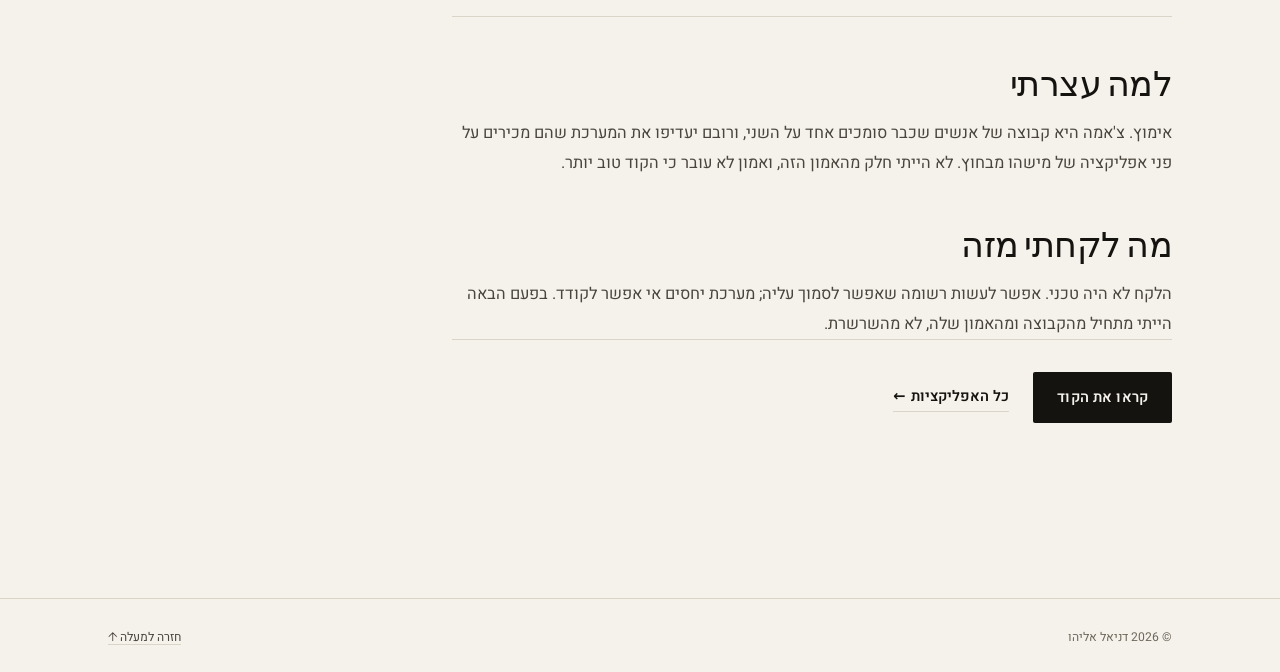
<file: he-daftari.html>
<!DOCTYPE html>
<html lang="he" dir="rtl">
<head>
  <meta charset="UTF-8" />
  <meta name="viewport" content="width=device-width, initial-scale=1.0" />
  <title>Daftari — מקרה בוחן של סטארטאפ — דניאל אליהו</title>
  <meta name="theme-color" content="#f5f2ec" media="(prefers-color-scheme: light)" />
  <meta name="theme-color" content="#0f0e0c" media="(prefers-color-scheme: dark)" />
  <link rel="icon" type="image/svg+xml" href="assets/img/favicon.svg" />
  <link rel="canonical" href="https://danieliyahu.com/he-daftari.html" />
  <link rel="alternate" hreflang="en" href="https://danieliyahu.com/daftari" />
  <link rel="alternate" hreflang="he" href="https://danieliyahu.com/he-daftari.html" />
  <link rel="alternate" hreflang="x-default" href="https://danieliyahu.com/daftari" />

  <meta property="og:type" content="article" />
  <meta property="og:site_name" content="Daniel Eliyahu" />
  <meta property="og:locale" content="he_IL" />
  <meta property="og:locale:alternate" content="en_US" />
  <meta property="og:title" content="Daftari — הספר שאי אפשר לזייף" />
  <meta property="og:url" content="https://danieliyahu.com/he-daftari.html" />
  <meta property="og:image" content="https://danieliyahu.com/assets/img/og/home-he-v2.jpg" />
  <meta property="og:image:width" content="1200" />
  <meta property="og:image:height" content="630" />
  <meta name="twitter:card" content="summary_large_image" />
  <meta name="twitter:title" content="Daftari — הספר שאי אפשר לזייף" />
  <meta name="twitter:image" content="https://danieliyahu.com/assets/img/og/home-he-v2.jpg" />

  <script>(function(){try{var t=localStorage.getItem('dani-theme');if(t!=='light'&&t!=='dark'){t=window.matchMedia('(prefers-color-scheme: dark)').matches?'dark':'light';}document.documentElement.dataset.theme=t;}catch(e){}})();</script>
  <link rel="preload" href="assets/fonts/frankruhllibre-hebrew.woff2" as="font" type="font/woff2" crossorigin />
  <link rel="preload" href="assets/fonts/heebo-hebrew.woff2" as="font" type="font/woff2" crossorigin />
  <link rel="preload" href="assets/fonts/instrumentserif-400.woff2" as="font" type="font/woff2" crossorigin />
  <link rel="stylesheet" href="assets/css/style.css?v=20261021w" />
  <script type="application/ld+json">
  {
    "@context": "https://schema.org",
    "@type": "Article",
    "headline": "הספר שאי אפשר לזייף",
    "description": "Daftari היה ניסיון להעלות את הספר של קבוצת חיסכון לשרשרת. הבעיה הייתה אמיתית; הפתרון שלי לא היה מספיק מקומי.",
    "url": "https://danieliyahu.com/he-daftari.html",
    "inLanguage": "he",
    "author": { "@type": "Person", "name": "Daniel Eliyahu", "alternateName": "דניאל אליהו", "url": "https://danieliyahu.com/" }
  }
  </script>
</head>
<body>
<a class="skip-link" href="#main">דלג לתוכן</a>

<header class="site-header">
  <div class="shell header-inner">
    <a class="brand" href="he.html">דניאל אליהו</a>
    <button type="button" class="nav-toggle" data-nav-toggle data-open-label="פתח תפריט" data-close-label="סגור תפריט" aria-expanded="false" aria-controls="site-menu" aria-label="פתח תפריט">
      <svg class="icon-menu" width="22" height="22" viewBox="0 0 24 24" aria-hidden="true"><path d="M3 6h18M3 12h18M3 18h18" fill="none" stroke="currentColor" stroke-width="1.5" stroke-linecap="round"/></svg>
      <svg class="icon-close" width="22" height="22" viewBox="0 0 24 24" aria-hidden="true"><path d="M5 5l14 14M19 5L5 19" fill="none" stroke="currentColor" stroke-width="1.5" stroke-linecap="round"/></svg>
    </button>
    <div class="nav-area" id="site-menu">
      <nav class="site-nav" aria-label="ניווט ראשי">
        <ul>
          <li><a href="he.html#about">מי אני</a></li>
          <li><a href="he.html#stations">תחנות</a></li>
          <li><a href="he.html#apps">עבודה</a></li>
          <li><a href="he.html#contact">אמרו שלום</a></li>
        </ul>
      </nav>
      <div class="header-tools">
        <a class="lang-toggle" href="daftari.html" hreflang="en" lang="en" aria-label="English" title="English"><svg width="18" height="13" viewBox="0 0 60 30" aria-hidden="true" focusable="false"><clipPath id="uk-flag"><path d="M30 15h30v15zv15H30zh-30V15zV0h30z"/></clipPath><rect width="60" height="30" fill="#012169"/><path d="M0 0l60 30m0-30L0 30" stroke="#fff" stroke-width="6"/><path d="M0 0l60 30m0-30L0 30" clip-path="url(#uk-flag)" stroke="#C8102E" stroke-width="4"/><path d="M30 0v30M0 15h60" stroke="#fff" stroke-width="10"/><path d="M30 0v30M0 15h60" stroke="#C8102E" stroke-width="6"/></svg></a>
        <button class="theme-toggle" type="button" data-theme-toggle data-dark-aria="מעבר למצב כהה" data-light-aria="מעבר למצב בהיר" aria-label="מעבר למצב כהה"><svg class="icon-moon" width="16" height="16" viewBox="0 0 24 24" fill="none" stroke="currentColor" stroke-width="1.6" stroke-linecap="round" stroke-linejoin="round" aria-hidden="true" focusable="false"><path d="M21 12.8A9 9 0 1 1 11.2 3a7 7 0 0 0 9.8 9.8Z"/></svg><svg class="icon-sun" width="16" height="16" viewBox="0 0 24 24" fill="none" stroke="currentColor" stroke-width="1.6" stroke-linecap="round" aria-hidden="true" focusable="false"><circle cx="12" cy="12" r="4"/><path d="M12 2v2M12 20v2M4.9 4.9l1.4 1.4M17.7 17.7l1.4 1.4M2 12h2M20 12h2M4.9 19.1l1.4-1.4M17.7 6.3l1.4-1.4"/></svg></button>
      </div>
    </div>
  </div>
</header>

<main id="main" tabindex="-1">
  <section class="section">
    <div class="shell">
      <a class="link case-back" href="he.html#apps">כל האפליקציות <span class="arrow" aria-hidden="true">←</span></a>

      <div class="section-head">
        <div>
          <p class="eyebrow">הערות סטארטאפ</p>
          <h1>הספר שאי אפשר לזייף</h1>
        </div>
        <p>סטארטאפ סביב קבוצות חיסכון במזרח אפריקה. בניתי את ה-MVP, עשיתי את המחקר, ועצרתי — הבעיה הייתה אמיתית, הפתרון שלי לא היה מספיק מקומי.</p>
      </div>

      <p class="case-meta">
        <span><strong>תפקיד</strong>מחקר · מוצר · פולסטאק</span>
        <span><strong>שלב</strong>MVP, נעצר</span>
        <span><strong>סטאק</strong>TypeScript · Express · Turso · Kaspa</span>
      </p>

      <figure class="diagram" data-reveal>
        <div class="flow">
          <div class="flow-step">
            <span class="flow-num">01</span>
            <p class="flow-title">החברים משלמים</p>
            <p>כל הפקדה היא עסקת Kaspa אמיתית לכתובת של הקבוצה.</p>
          </div>
          <div class="flow-arrow" aria-hidden="true">←</div>
          <div class="flow-step">
            <span class="flow-num">02</span>
            <p class="flow-title">ארנק הצ'אמה</p>
            <p>הקבוצה היא ארנק אחד. אף אחד לא מחזיק אותו בשם הקבוצה.</p>
          </div>
          <div class="flow-arrow" aria-hidden="true">←</div>
          <div class="flow-step">
            <span class="flow-num">03</span>
            <p class="flow-title">השרשרת מחזיקה את הספר</p>
            <p>כל תשלום הוא הרשומה. השרת יכול לקרוא אותה; הוא לא יכול לשכתב אותה.</p>
          </div>
        </div>
        <figcaption>צ'אמה היא ארנק, לא שורה בטבלה.</figcaption>
      </figure>

      <div class="case-body">
        <h2>איפה זה התחיל</h2>
        <p>בהאקתון של <a href="https://www.nuraglobal.org/" target="_blank" rel="noopener noreferrer">Nura Global</a>, שיחה על תשלומים באפריקה עברה לצ'אמה: קבוצת חיסכון מסתובבת שבה החברים משלמים לפי לוח זמנים ואחד לוקח את הקופה בכל סבב. קראתי על זה, דיברתי עם חברים שמכירים את השוק, והחלטתי שזה שווה מחקר.</p>

        <h2>הבעיה</h2>
        <p>צ'אמה רצה על אמון ועל ספר. הספר הזה הוא בדרך כלל נייר, גיליון אלקטרוני או שרשור וואטסאפ — והוא הדבר שמתווכחים עליו.</p>

        <h2>התכנון</h2>
        <p>צ'אמה ב-Daftari היא ארנק Kaspa אמיתי, לא שורה במסד נתונים. החברים מפקידים on-chain, בחתימה בדפדפן עם Kastle. ארנק יכול להצטרף רק אחרי שביצע עסקה עם הקבוצה. שמות וחברויות חיים במסד נתונים; הכסף אף פעם לא.</p>

        <blockquote class="case-quote">אם אפשר לערוך את הרשומה, היא לא רשומה.</blockquote>

        <h2>מה לא הצלחתי לפתור</h2>
        <ul>
          <li><strong>פרטיות.</strong> רשומה שאי אפשר לערוך היא גם רשומה שכולם יכולים לקרוא. הספר של צ'אמה שייך לחברים שלה, לא לעולם.</li>
          <li><strong>הקצוות.</strong> קליטת מי שמעולם לא החזיק מפתח, מחלוקות שלא דורשות אותי, וקבוצות שגדלות מעבר לאנשים שכבר סומכים אחת על השנייה.</li>
        </ul>

        <h2>למה עצרתי</h2>
        <p>אימוץ. צ'אמה היא קבוצה של אנשים שכבר סומכים אחד על השני, ורובם יעדיפו את המערכת שהם מכירים על פני אפליקציה של מישהו מבחוץ. לא הייתי חלק מהאמון הזה, ואמון לא עובר כי הקוד טוב יותר.</p>

        <h2>מה לקחתי מזה</h2>
        <p>הלקח לא היה טכני. אפשר לעשות רשומה שאפשר לסמוך עליה; מערכת יחסים אי אפשר לקודד. בפעם הבאה הייתי מתחיל מהקבוצה ומהאמון שלה, לא מהשרשרת.</p>

        <div class="case-foot">
          <a class="button" href="https://github.com/danieliyahu1/daftari" target="_blank" rel="noopener noreferrer">קראו את הקוד</a>
          <a class="link" href="he.html#apps">כל האפליקציות <span class="arrow" aria-hidden="true">←</span></a>
        </div>
      </div>
    </div>
  </section>
</main>

<footer class="site-footer">
  <div class="shell">
    <div class="footer-bottom footer-solo">
      <span>© <span data-year>2026</span> דניאל אליהו</span>
      <span><a class="footer-top" href="#main">חזרה למעלה ↑</a></span>
    </div>
  </div>
</footer>

<script src="assets/js/main.js?v=20261021c" defer></script>
</body>
</html>
</file>
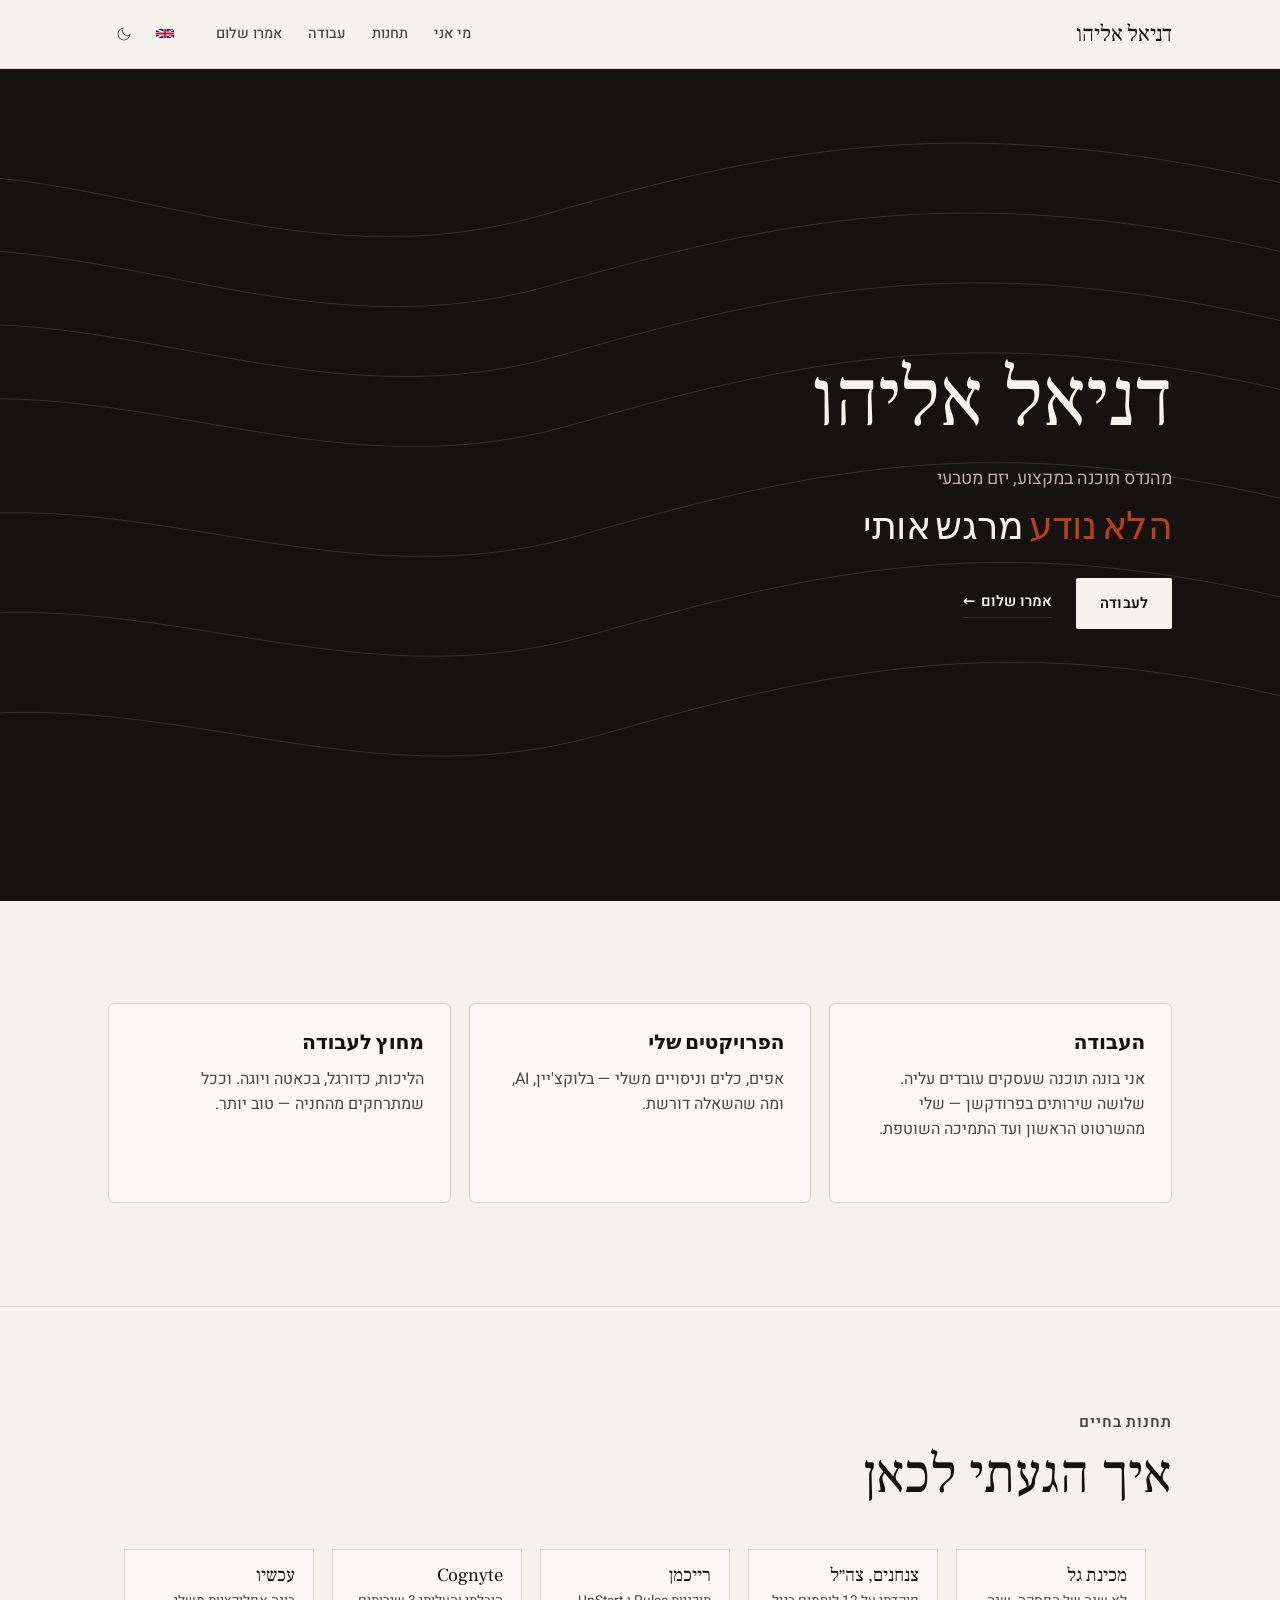
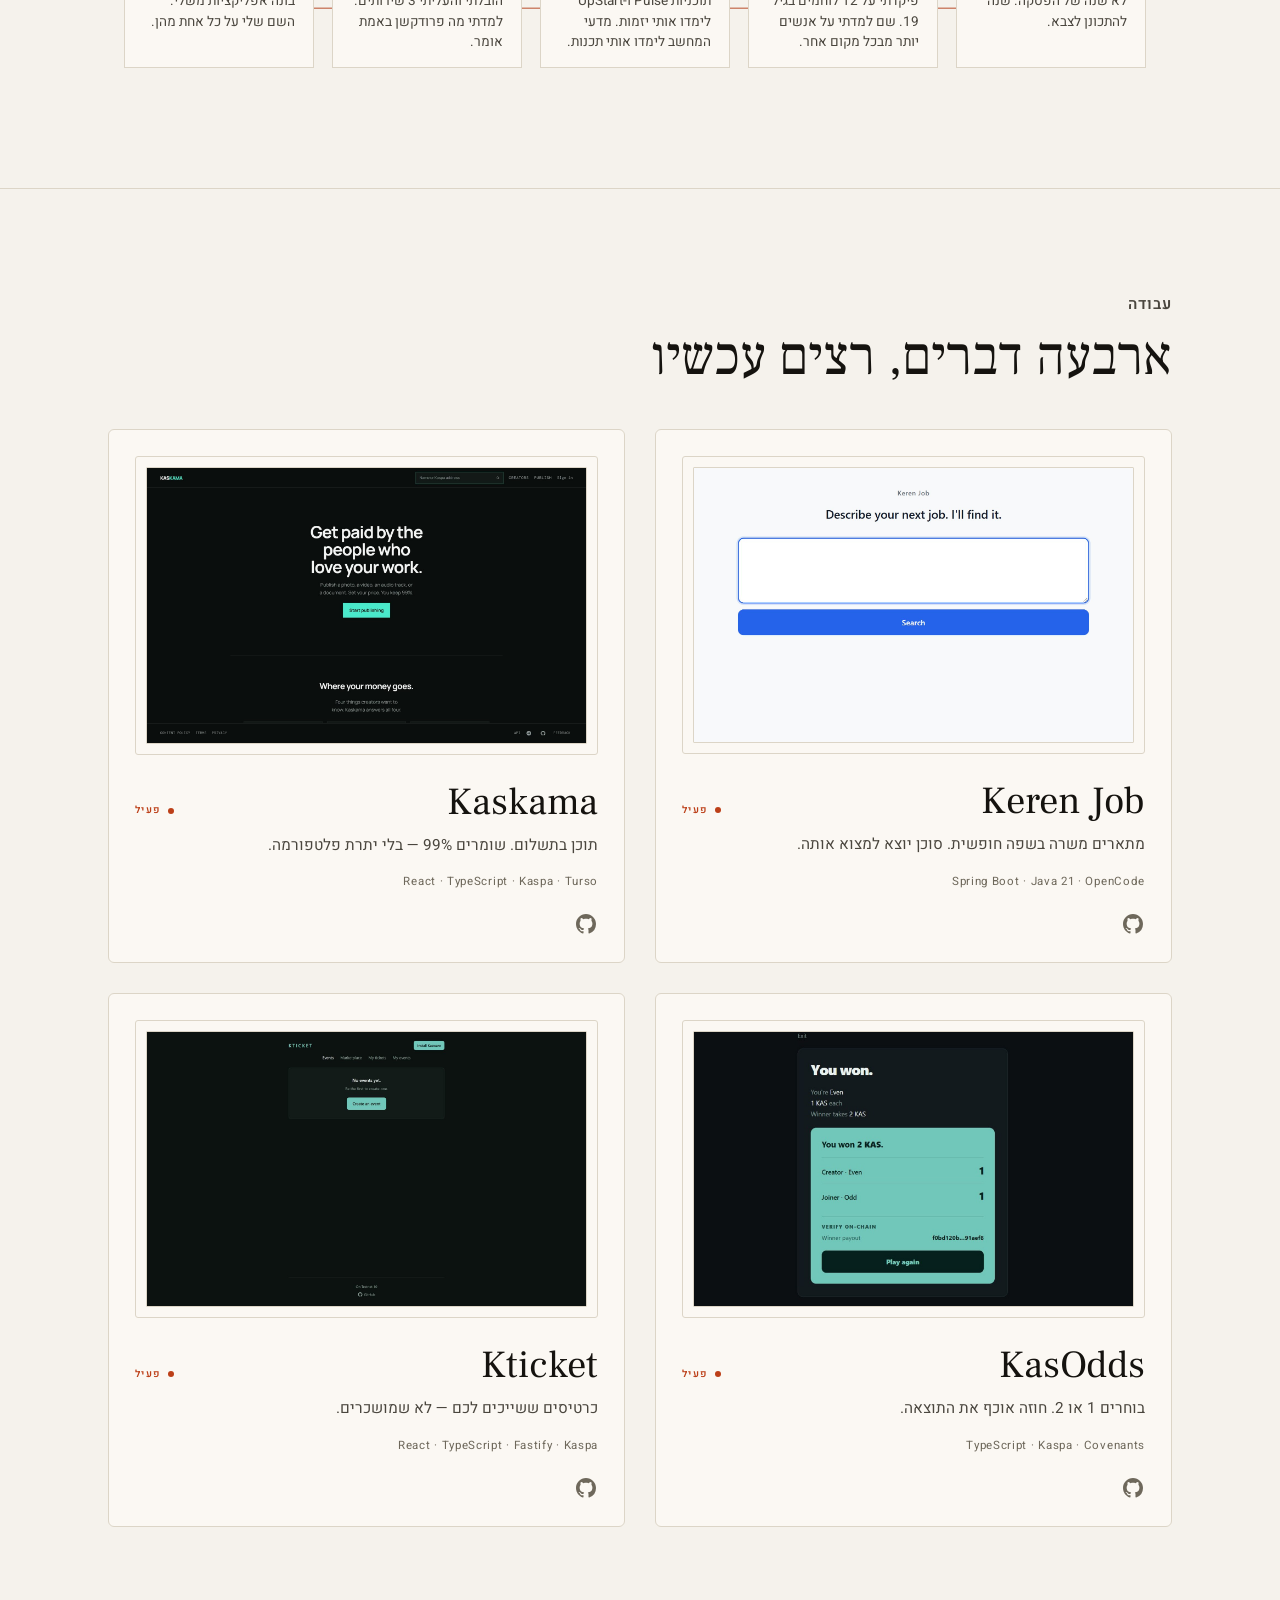
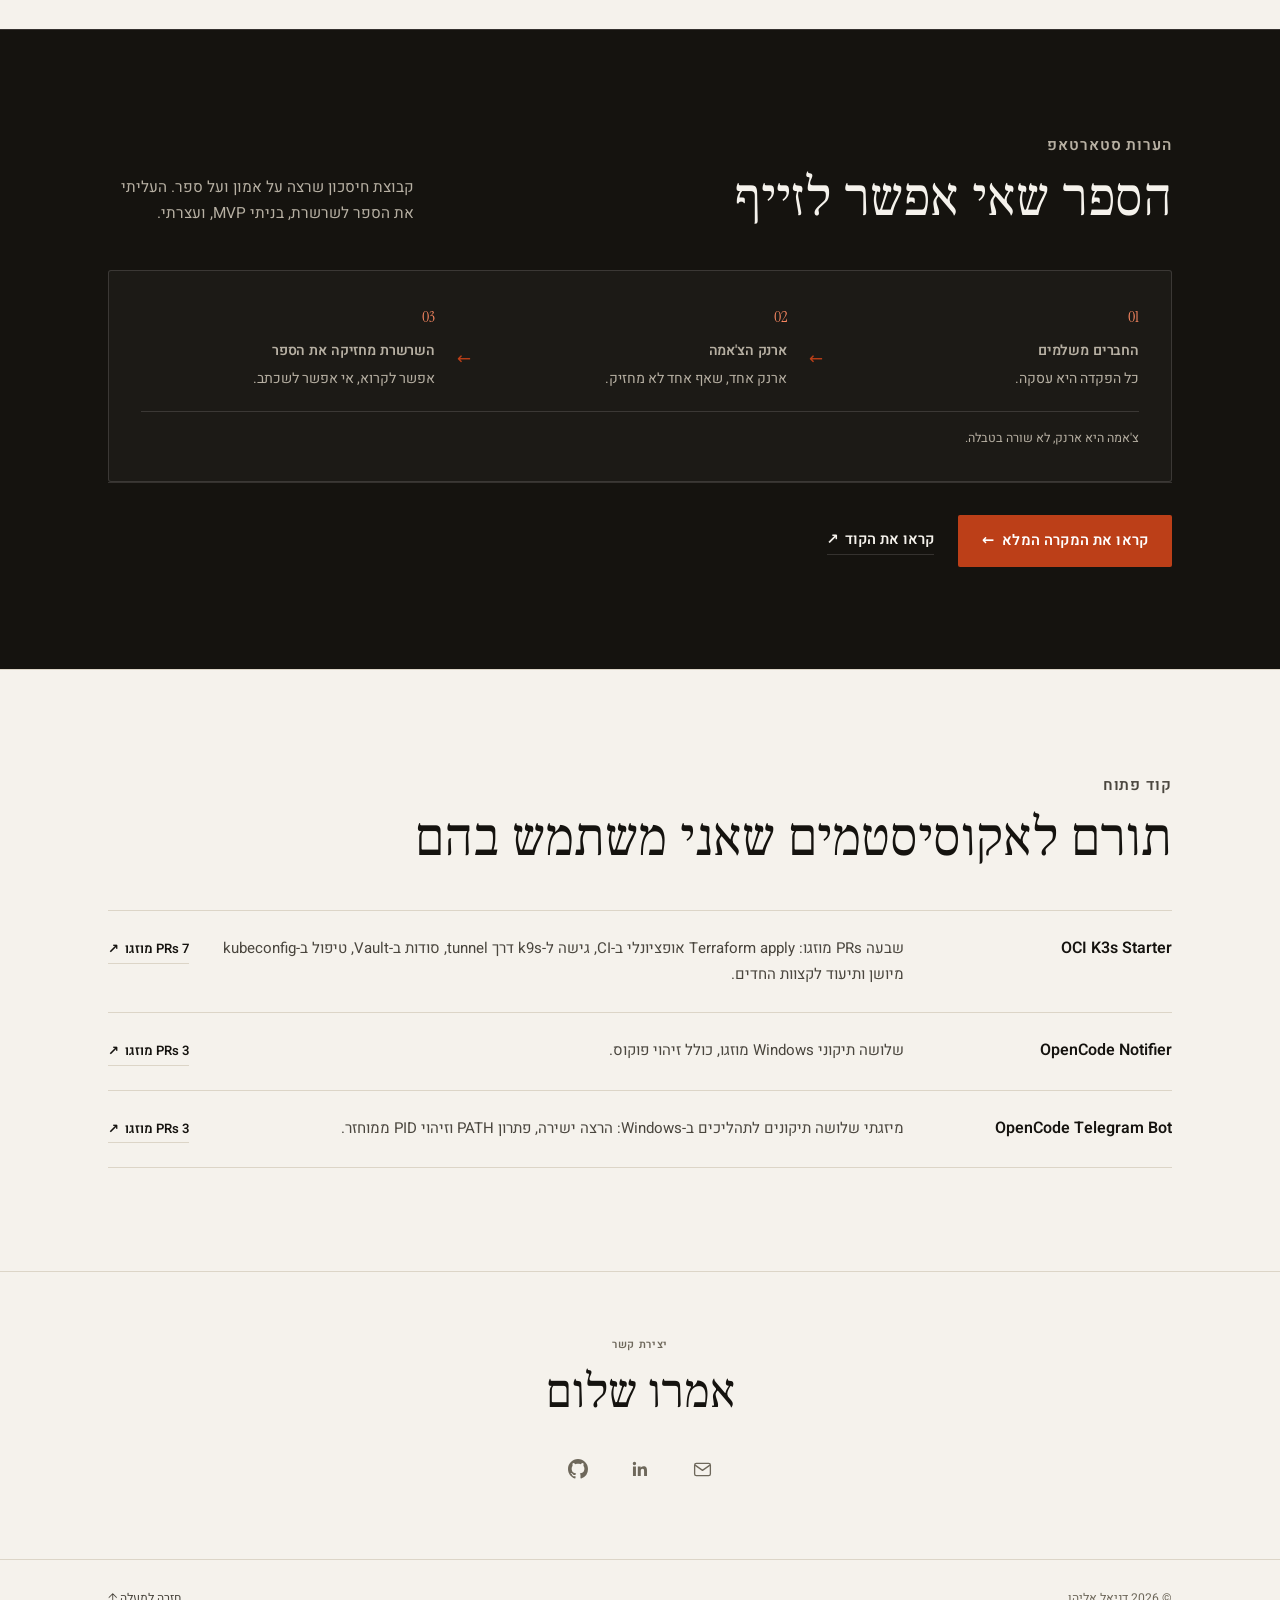
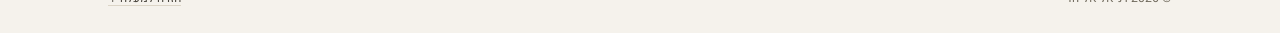
<file: he.html>
<!DOCTYPE html>
<html lang="he" dir="rtl">
<head>
  <meta charset="UTF-8" />
  <meta name="viewport" content="width=device-width, initial-scale=1.0" />
  <title>דניאל אליהו — מהנדס תוכנה, ישראל</title>
  <meta name="theme-color" content="#f5f2ec" media="(prefers-color-scheme: light)" />
  <meta name="theme-color" content="#0f0e0c" media="(prefers-color-scheme: dark)" />
  <link rel="icon" type="image/svg+xml" href="assets/img/favicon.svg" />
  <link rel="canonical" href="https://danieliyahu.com/he.html" />
  <link rel="alternate" hreflang="en" href="https://danieliyahu.com/" />
  <link rel="alternate" hreflang="he" href="https://danieliyahu.com/he.html" />
  <link rel="alternate" hreflang="x-default" href="https://danieliyahu.com/" />

  <meta property="og:type" content="profile" />
  <meta property="og:site_name" content="Daniel Eliyahu" />
  <meta property="og:locale" content="he_IL" />
  <meta property="og:locale:alternate" content="en_US" />
  <meta property="og:title" content="דניאל אליהו — מהנדס תוכנה, ישראל" />
  <meta property="og:url" content="https://danieliyahu.com/he.html" />
  <meta property="og:image" content="https://danieliyahu.com/assets/img/og/home-he-v2.jpg" />
  <meta property="og:image:width" content="1200" />
  <meta property="og:image:height" content="630" />
  <meta name="twitter:card" content="summary_large_image" />
  <meta name="twitter:title" content="דניאל אליהו — מהנדס תוכנה, ישראל" />
  <meta name="twitter:image" content="https://danieliyahu.com/assets/img/og/home-he-v2.jpg" />

  <script>(function(){try{var t=localStorage.getItem('dani-theme');if(t!=='light'&&t!=='dark'){t=window.matchMedia('(prefers-color-scheme: dark)').matches?'dark':'light';}document.documentElement.dataset.theme=t;}catch(e){}})();</script>
  <link rel="preload" href="assets/fonts/frankruhllibre-hebrew.woff2" as="font" type="font/woff2" crossorigin />
  <link rel="preload" href="assets/fonts/heebo-hebrew.woff2" as="font" type="font/woff2" crossorigin />
  <link rel="preload" href="assets/fonts/instrumentserif-400.woff2" as="font" type="font/woff2" crossorigin />
  <link rel="stylesheet" href="assets/css/style.css?v=20261021w" />
  <script type="application/ld+json">
  {
    "@context": "https://schema.org",
    "@type": "Person",
    "name": "Daniel Eliyahu",
    "alternateName": "דניאל אליהו",
    "url": "https://danieliyahu.com/he.html",
    "inLanguage": "he",
    "address": { "@type": "PostalAddress", "addressCountry": "IL" },
    "sameAs": [
      "https://github.com/danieliyahu1",
      "https://www.linkedin.com/in/daniel-eliyahu-543a7017b/"
    ]
  }
  </script>
</head>
<body>
<a class="skip-link" href="#main">דלג לתוכן</a>

<header class="site-header">
  <div class="shell header-inner">
    <a class="brand" href="#home">דניאל אליהו</a>
    <button type="button" class="nav-toggle" data-nav-toggle data-open-label="פתח תפריט" data-close-label="סגור תפריט" aria-expanded="false" aria-controls="site-menu" aria-label="פתח תפריט">
      <svg class="icon-menu" width="22" height="22" viewBox="0 0 24 24" aria-hidden="true"><path d="M3 6h18M3 12h18M3 18h18" fill="none" stroke="currentColor" stroke-width="1.5" stroke-linecap="round"/></svg>
      <svg class="icon-close" width="22" height="22" viewBox="0 0 24 24" aria-hidden="true"><path d="M5 5l14 14M19 5L5 19" fill="none" stroke="currentColor" stroke-width="1.5" stroke-linecap="round"/></svg>
    </button>
    <div class="nav-area" id="site-menu">
      <nav class="site-nav" aria-label="ניווט ראשי">
        <ul>
          <li><a href="#about">מי אני</a></li>
          <li><a href="#stations">תחנות</a></li>
          <li><a href="#apps">עבודה</a></li>
          <li><a href="#contact">אמרו שלום</a></li>
        </ul>
      </nav>
      <div class="header-tools">
        <a class="lang-toggle" href="index.html" hreflang="en" lang="en" aria-label="English" title="English"><svg width="18" height="13" viewBox="0 0 60 30" aria-hidden="true" focusable="false"><clipPath id="uk-flag"><path d="M30 15h30v15zv15H30zh-30V15zV0h30z"/></clipPath><rect width="60" height="30" fill="#012169"/><path d="M0 0l60 30m0-30L0 30" stroke="#fff" stroke-width="6"/><path d="M0 0l60 30m0-30L0 30" clip-path="url(#uk-flag)" stroke="#C8102E" stroke-width="4"/><path d="M30 0v30M0 15h60" stroke="#fff" stroke-width="10"/><path d="M30 0v30M0 15h60" stroke="#C8102E" stroke-width="6"/></svg></a>
        <button class="theme-toggle" type="button" data-theme-toggle data-dark-aria="מעבר למצב כהה" data-light-aria="מעבר למצב בהיר" aria-label="מעבר למצב כהה"><svg class="icon-moon" width="16" height="16" viewBox="0 0 24 24" fill="none" stroke="currentColor" stroke-width="1.6" stroke-linecap="round" stroke-linejoin="round" aria-hidden="true" focusable="false"><path d="M21 12.8A9 9 0 1 1 11.2 3a7 7 0 0 0 9.8 9.8Z"/></svg><svg class="icon-sun" width="16" height="16" viewBox="0 0 24 24" fill="none" stroke="currentColor" stroke-width="1.6" stroke-linecap="round" aria-hidden="true" focusable="false"><circle cx="12" cy="12" r="4"/><path d="M12 2v2M12 20v2M4.9 4.9l1.4 1.4M17.7 17.7l1.4 1.4M2 12h2M20 12h2M4.9 19.1l1.4-1.4M17.7 6.3l1.4-1.4"/></svg></button>
      </div>
    </div>
  </div>
</header>

<main id="main" tabindex="-1">
  <section class="hero hero--poster" id="home">
    <svg class="hero-contours" viewBox="0 0 1440 900" fill="none" aria-hidden="true" preserveAspectRatio="xMidYMid slice">
      <path d="M-120 160C120 80 340 260 620 180S1100 60 1560 200" stroke="currentColor" stroke-width="1"/>
      <path d="M-120 240C130 150 350 330 630 250S1110 130 1560 270" stroke="currentColor" stroke-width="1"/>
      <path d="M-120 320C140 220 360 400 640 320S1120 200 1560 340" stroke="currentColor" stroke-width="1"/>
      <path d="M-120 400C150 290 370 470 650 390S1130 270 1560 410" stroke="currentColor" stroke-width="1"/>
      <path d="M-120 520C160 400 380 580 660 500S1140 380 1560 520" stroke="currentColor" stroke-width="1"/>
      <path d="M-120 620C170 500 390 680 670 600S1150 480 1560 620" stroke="currentColor" stroke-width="1"/>
      <path d="M-120 720C180 600 400 780 680 700S1160 580 1560 720" stroke="currentColor" stroke-width="1"/>
    </svg>
    <div class="shell hero-grid hero-grid-solo">
      <div>
        <h1 class="rise rise-2">דניאל אליהו</h1>
        <p class="hero-role rise rise-3">מהנדס תוכנה במקצוע, יזם מטבעי</p>
        <p class="hero-tagline rise rise-4"><span class="accent">הלא נודע</span> מרגש אותי</p>
        <div class="actions hero-actions rise rise-5">
          <a class="button" href="#apps">לעבודה</a>
          <a class="link" href="#contact">אמרו שלום <span class="arrow" aria-hidden="true">←</span></a>
        </div>
      </div>
    </div>
  </section>

  <section class="section" id="about" aria-label="אודות">
    <div class="shell">
      <h2 class="visually-hidden">אודות</h2>

      <div class="about-index">
        <article class="about-tile" data-reveal>
          <h3 class="about-tile-title">העבודה</h3>
          <p class="about-tile-text">אני בונה תוכנה שעסקים עובדים עליה. שלושה שירותים בפרודקשן — שלי מהשרטוט הראשון ועד התמיכה השוטפת.</p>
        </article>

        <article class="about-tile" data-reveal>
          <h3 class="about-tile-title">הפרויקטים שלי</h3>
          <p class="about-tile-text">אפים, כלים וניסויים משלי — בלוקצ'יין, AI, ומה שהשאלה דורשת.</p>
        </article>

        <article class="about-tile" data-reveal>
          <h3 class="about-tile-title">מחוץ לעבודה</h3>
          <p class="about-tile-text">הליכות, כדורגל, בכאטה ויוגה. וככל שמתרחקים מהחניה — טוב יותר.</p>
        </article>
      </div>
    </div>
  </section>

  <section class="section section-rule" id="stations">
    <div class="shell">
      <div class="section-head">
        <div>
          <p class="eyebrow">תחנות בחיים</p>
          <h2>איך הגעתי לכאן</h2>
        </div>
      </div>

      <div class="dag-wrap">
        <svg class="dag-edges" aria-hidden="true" focusable="false"></svg>
        <ol class="dag">
        <li class="dag-stop" data-reveal>
          <h3>מכינת גל</h3>
          <p>לא שנה של הפסקה. שנה להתכונן לצבא.</p>
        </li>
        <li class="dag-stop" data-reveal>
          <h3>צנחנים, צה״ל</h3>
          <p>פיקדתי על 12 לוחמים בגיל 19. שם למדתי על אנשים יותר מבכל מקום אחר.</p>
        </li>
        <li class="dag-stop" data-reveal>
          <h3>רייכמן</h3>
          <p>תוכניות Pulse ו-UpStart לימדו אותי יזמות. מדעי המחשב לימדו אותי תכנות.</p>
        </li>
        <li class="dag-stop" data-reveal>
          <h3>Cognyte</h3>
          <p>הובלתי והעליתי 3 שירותים. למדתי מה פרודקשן באמת אומר.</p>
        </li>
        <li class="dag-stop" data-reveal>
          <h3>עכשיו</h3>
          <p>בונה אפליקציות משלי. השם שלי על כל אחת מהן.</p>
        </li>
        </ol>
      </div>
    </div>
  </section>

  <section class="section section-rule" id="apps">
    <div class="shell">
      <div class="section-head">
        <div>
          <p class="eyebrow">עבודה</p>
          <h2>ארבעה דברים, רצים עכשיו</h2>
        </div>
      </div>

      <div class="product-grid">
        <article class="product-card" data-reveal>
          <figure class="frame">
            <a class="frame-link" href="https://kerenjob.danieliyahu.com/" target="_blank" rel="noopener noreferrer" aria-label="פתחו את Keren Job">
              <img src="assets/img/apps/kerenjob.jpg" width="1600" height="1000" alt="עמוד הבית של Keren Job עם הכיתוב Describe your next job. I'll find it." fetchpriority="high" decoding="async" />
            </a>
          </figure>
          <div class="app-head">
            <h3>Keren Job</h3>
            <p class="app-status app-status--live">פעיל</p>
          </div>
          <p>מתארים משרה בשפה חופשית. סוכן יוצא למצוא אותה.</p>
          <p class="stack"><span>Spring Boot</span><span>Java 21</span><span>OpenCode</span></p>
          <div class="app-links">
            <a class="app-code" href="https://github.com/danieliyahu1/keren-job" target="_blank" rel="noopener noreferrer" aria-label="Keren Job ב-GitHub">
              <svg width="20" height="20" viewBox="0 0 16 16" aria-hidden="true" focusable="false"><path fill="currentColor" d="M8 0C3.58 0 0 3.58 0 8c0 3.54 2.29 6.53 5.47 7.59.4.07.55-.17.55-.38 0-.19-.01-.82-.01-1.49-2.01.37-2.53-.49-2.69-.94-.09-.23-.48-.94-.82-1.13-.28-.15-.68-.52-.01-.53.63-.01 1.08.58 1.23.82.72 1.21 1.87.87 2.33.66.07-.52.28-.87.51-1.07-1.78-.2-3.64-.89-3.64-3.95 0-.87.31-1.59.82-2.15-.08-.2-.36-1.02.08-2.12 0 0 .67-.21 2.2.82.64-.18 1.32-.27 2-.27s1.36.09 2 .27c1.53-1.04 2.2-.82 2.2-.82.44 1.1.16 1.92.08 2.12.51.56.82 1.27.82 2.15 0 3.07-1.87 3.75-3.65 3.95.29.25.54.73.54 1.48 0 1.07-.01 1.93-.01 2.2 0 .21.15.46.55.38A8.01 8.01 0 0 0 16 8c0-4.42-3.58-8-8-8Z"/></svg>
            </a>
          </div>
        </article>

        <article class="product-card" data-reveal>
          <figure class="frame">
            <a class="frame-link" href="https://kaskama.com/" target="_blank" rel="noopener noreferrer" aria-label="פתחו את Kaskama">
              <img src="assets/img/apps/kaskama.jpg" width="1600" height="1000" alt="עמוד הבית של Kaskama עם הכיתוב Get paid by the people who love your work." loading="lazy" decoding="async" />
            </a>
          </figure>
          <div class="app-head">
            <h3>Kaskama</h3>
            <p class="app-status app-status--live">פעיל</p>
          </div>
          <p>תוכן בתשלום. שומרים 99% — בלי יתרת פלטפורמה.</p>
          <p class="stack"><span>React</span><span>TypeScript</span><span>Kaspa</span><span>Turso</span></p>
          <div class="app-links">
            <a class="app-code" href="https://github.com/danieliyahu1/kaskama" target="_blank" rel="noopener noreferrer" aria-label="Kaskama ב-GitHub">
              <svg width="20" height="20" viewBox="0 0 16 16" aria-hidden="true" focusable="false"><path fill="currentColor" d="M8 0C3.58 0 0 3.58 0 8c0 3.54 2.29 6.53 5.47 7.59.4.07.55-.17.55-.38 0-.19-.01-.82-.01-1.49-2.01.37-2.53-.49-2.69-.94-.09-.23-.48-.94-.82-1.13-.28-.15-.68-.52-.01-.53.63-.01 1.08.58 1.23.82.72 1.21 1.87.87 2.33.66.07-.52.28-.87.51-1.07-1.78-.2-3.64-.89-3.64-3.95 0-.87.31-1.59.82-2.15-.08-.2-.36-1.02.08-2.12 0 0 .67-.21 2.2.82.64-.18 1.32-.27 2-.27s1.36.09 2 .27c1.53-1.04 2.2-.82 2.2-.82.44 1.1.16 1.92.08 2.12.51.56.82 1.27.82 2.15 0 3.07-1.87 3.75-3.65 3.95.29.25.54.73.54 1.48 0 1.07-.01 1.93-.01 2.2 0 .21.15.46.55.38A8.01 8.01 0 0 0 16 8c0-4.42-3.58-8-8-8Z"/></svg>
            </a>
          </div>
        </article>

        <article class="product-card" data-reveal>
          <figure class="frame">
            <a class="frame-link" href="https://kasodds.com/" target="_blank" rel="noopener noreferrer" aria-label="פתחו את KasOdds">
              <img src="assets/img/apps/kasodds.jpg" width="1600" height="1000" alt="מסך התוצאה של KasOdds ממשחק חי: היוצר והמצטרף בחרו 1, והמנצח זכה בקופה של 2 KAS." loading="lazy" decoding="async" />
            </a>
          </figure>
          <div class="app-head">
            <h3>KasOdds</h3>
            <p class="app-status app-status--live">פעיל</p>
          </div>
          <p>בוחרים 1 או 2. חוזה אוכף את התוצאה.</p>
          <p class="stack"><span>TypeScript</span><span>Kaspa</span><span>Covenants</span></p>
          <div class="app-links">
            <a class="app-code" href="https://github.com/danieliyahu1/kas-odds" target="_blank" rel="noopener noreferrer" aria-label="KasOdds ב-GitHub">
              <svg width="20" height="20" viewBox="0 0 16 16" aria-hidden="true" focusable="false"><path fill="currentColor" d="M8 0C3.58 0 0 3.58 0 8c0 3.54 2.29 6.53 5.47 7.59.4.07.55-.17.55-.38 0-.19-.01-.82-.01-1.49-2.01.37-2.53-.49-2.69-.94-.09-.23-.48-.94-.82-1.13-.28-.15-.68-.52-.01-.53.63-.01 1.08.58 1.23.82.72 1.21 1.87.87 2.33.66.07-.52.28-.87.51-1.07-1.78-.2-3.64-.89-3.64-3.95 0-.87.31-1.59.82-2.15-.08-.2-.36-1.02.08-2.12 0 0 .67-.21 2.2.82.64-.18 1.32-.27 2-.27s1.36.09 2 .27c1.53-1.04 2.2-.82 2.2-.82.44 1.1.16 1.92.08 2.12.51.56.82 1.27.82 2.15 0 3.07-1.87 3.75-3.65 3.95.29.25.54.73.54 1.48 0 1.07-.01 1.93-.01 2.2 0 .21.15.46.55.38A8.01 8.01 0 0 0 16 8c0-4.42-3.58-8-8-8Z"/></svg>
            </a>
          </div>
        </article>

        <article class="product-card" data-reveal>
          <figure class="frame">
            <a class="frame-link" href="https://kticket.danieliyahu.com/" target="_blank" rel="noopener noreferrer" aria-label="פתחו את Kticket">
              <img src="assets/img/apps/kticket.jpg" width="1600" height="1000" alt="עמוד האירועים של Kticket במצב ריק, עם כפתור יצירת אירוע." loading="lazy" decoding="async" />
            </a>
          </figure>
          <div class="app-head">
            <h3>Kticket</h3>
            <p class="app-status app-status--live">פעיל</p>
          </div>
          <p>כרטיסים ששייכים לכם — לא שמושכרים.</p>
          <p class="stack"><span>React</span><span>TypeScript</span><span>Fastify</span><span>Kaspa</span></p>
          <div class="app-links">
            <a class="app-code" href="https://github.com/danieliyahu1/kticket" target="_blank" rel="noopener noreferrer" aria-label="Kticket ב-GitHub">
              <svg width="20" height="20" viewBox="0 0 16 16" aria-hidden="true" focusable="false"><path fill="currentColor" d="M8 0C3.58 0 0 3.58 0 8c0 3.54 2.29 6.53 5.47 7.59.4.07.55-.17.55-.38 0-.19-.01-.82-.01-1.49-2.01.37-2.53-.49-2.69-.94-.09-.23-.48-.94-.82-1.13-.28-.15-.68-.52-.01-.53.63-.01 1.08.58 1.23.82.72 1.21 1.87.87 2.33.66.07-.52.28-.87.51-1.07-1.78-.2-3.64-.89-3.64-3.95 0-.87.31-1.59.82-2.15-.08-.2-.36-1.02.08-2.12 0 0 .67-.21 2.2.82.64-.18 1.32-.27 2-.27s1.36.09 2 .27c1.53-1.04 2.2-.82 2.2-.82.44 1.1.16 1.92.08 2.12.51.56.82 1.27.82 2.15 0 3.07-1.87 3.75-3.65 3.95.29.25.54.73.54 1.48 0 1.07-.01 1.93-.01 2.2 0 .21.15.46.55.38A8.01 8.01 0 0 0 16 8c0-4.42-3.58-8-8-8Z"/></svg>
            </a>
          </div>
        </article>
        </article>
      </div>
    </div>
  </section>

  <section class="section section-rule section--dark" id="daftari">
    <div class="shell">
      <div class="section-head">
        <div>
          <p class="eyebrow">הערות סטארטאפ</p>
          <h2>הספר שאי אפשר לזייף</h2>
        </div>
        <p>קבוצת חיסכון שרצה על אמון ועל ספר. העליתי את הספר לשרשרת, בניתי MVP, ועצרתי.</p>
      </div>

      <figure class="diagram" data-reveal>
        <div class="flow">
          <div class="flow-step">
            <span class="flow-num">01</span>
            <p class="flow-title">החברים משלמים</p>
            <p>כל הפקדה היא עסקה.</p>
          </div>
          <div class="flow-arrow" aria-hidden="true">←</div>
          <div class="flow-step">
            <span class="flow-num">02</span>
            <p class="flow-title">ארנק הצ'אמה</p>
            <p>ארנק אחד, שאף אחד לא מחזיק.</p>
          </div>
          <div class="flow-arrow" aria-hidden="true">←</div>
          <div class="flow-step">
            <span class="flow-num">03</span>
            <p class="flow-title">השרשרת מחזיקה את הספר</p>
            <p>אפשר לקרוא, אי אפשר לשכתב.</p>
          </div>
        </div>
        <figcaption>צ'אמה היא ארנק, לא שורה בטבלה.</figcaption>
      </figure>

      <div class="case-foot">
        <a class="button button--ember" href="he-daftari.html">קראו את המקרה המלא <span class="arrow" aria-hidden="true">←</span></a>
        <a class="link" href="https://github.com/danieliyahu1/daftari" target="_blank" rel="noopener noreferrer">קראו את הקוד <span class="arrow" aria-hidden="true">↗</span></a>
      </div>
    </div>
  </section>

  <section class="section section-rule" id="open-source">
    <div class="shell">
      <div class="section-head">
        <div>
          <p class="eyebrow">קוד פתוח</p>
          <h2>תורם לאקוסיסטמים שאני משתמש בהם</h2>
        </div>
      </div>

      <div class="list">
        <div class="list-row" data-reveal>
          <h3>OCI K3s Starter</h3>
          <p>שבעה PRs מוזגו: Terraform apply אופציונלי ב-CI, גישה ל-k9s דרך tunnel, סודות ב-Vault, טיפול ב-kubeconfig מיושן ותיעוד לקצוות החדים.</p>
          <a class="link" href="https://github.com/adirbd/oci-k3s-starter/pulls?q=is%3Apr+author%3Adanieliyahu1+is%3Amerged" target="_blank" rel="noopener noreferrer">7 PRs מוזגו <span class="arrow" aria-hidden="true">↗</span></a>
        </div>
        <div class="list-row" data-reveal>
          <h3>OpenCode Notifier</h3>
          <p>שלושה תיקוני Windows מוזגו, כולל זיהוי פוקוס.</p>
          <a class="link" href="https://github.com/mohak34/opencode-notifier/pulls?q=is%3Apr+author%3Adanieliyahu1+is%3Amerged" target="_blank" rel="noopener noreferrer">3 PRs מוזגו <span class="arrow" aria-hidden="true">↗</span></a>
        </div>
        <div class="list-row" data-reveal>
          <h3>OpenCode Telegram Bot</h3>
          <p>מיזגתי שלושה תיקונים לתהליכים ב-Windows: הרצה ישירה, פתרון PATH וזיהוי PID ממוחזר.</p>
          <a class="link" href="https://github.com/grinev/opencode-telegram-bot/pulls?q=is%3Apr+author%3Adanieliyahu1+is%3Amerged" target="_blank" rel="noopener noreferrer">3 PRs מוזגו <span class="arrow" aria-hidden="true">↗</span></a>
        </div>
      </div>
    </div>
  </section>

  <section class="section section-rule section--closing" id="contact">
    <div class="shell">
      <p class="eyebrow">יצירת קשר</p>
      <div class="contact-row" data-reveal>
        <h2 class="contact-title">אמרו שלום</h2>

        <div class="reach">
          <button class="button button-ghost button-icon" type="button" data-copy-email="danieliyahu1@gmail.com" data-label-copied="האימייל הועתק" data-label-failed="ההעתקה נכשלה" aria-label="העתיקו את כתובת האימייל" title="העתיקו את כתובת האימייל">
            <svg class="icon-mail" width="21" height="21" viewBox="0 0 24 24" fill="none" stroke="currentColor" stroke-width="1.5" stroke-linecap="round" stroke-linejoin="round" aria-hidden="true" focusable="false"><rect x="3" y="5" width="18" height="14" rx="2"/><path d="m3.5 7 8.5 6 8.5-6"/></svg>
            <svg class="icon-check" width="20" height="20" viewBox="0 0 24 24" fill="none" stroke="currentColor" stroke-width="1.9" stroke-linecap="round" stroke-linejoin="round" aria-hidden="true" focusable="false"><path d="m5 12.5 4.5 4.5L19 7.5"/></svg>
          </button>
          <a class="button button-ghost button-icon" href="https://www.linkedin.com/in/daniel-eliyahu-543a7017b/" target="_blank" rel="me noopener noreferrer" aria-label="LinkedIn" title="LinkedIn">
            <svg width="20" height="20" viewBox="0 0 24 24" aria-hidden="true" focusable="false"><path fill="currentColor" d="M20.45 20.45h-3.55v-5.57c0-1.33-.03-3.04-1.85-3.04-1.86 0-2.14 1.45-2.14 2.94v5.67H9.35V9h3.41v1.56h.05c.47-.9 1.63-1.85 3.36-1.85 3.59 0 4.25 2.36 4.25 5.43v6.31zM5.34 7.43a2.06 2.06 0 1 1 0-4.12 2.06 2.06 0 0 1 0 4.12zM7.12 20.45H3.56V9h3.56v11.45z"/></svg>
          </a>
          <p class="copy-status visually-hidden" role="status" aria-live="polite"></p>
          <a class="button button-ghost button-icon" href="https://github.com/danieliyahu1" target="_blank" rel="me noopener noreferrer" aria-label="GitHub" title="GitHub">
            <svg width="20" height="20" viewBox="0 0 16 16" aria-hidden="true" focusable="false"><path fill="currentColor" d="M8 0C3.58 0 0 3.58 0 8c0 3.54 2.29 6.53 5.47 7.59.4.07.55-.17.55-.38 0-.19-.01-.82-.01-1.49-2.01.37-2.53-.49-2.69-.94-.09-.23-.48-.94-.82-1.13-.28-.15-.68-.52-.01-.53.63-.01 1.08.58 1.23.82.72 1.21 1.87.87 2.33.66.07-.52.28-.87.51-1.07-1.78-.2-3.64-.89-3.64-3.95 0-.87.31-1.59.82-2.15-.08-.2-.36-1.02.08-2.12 0 0 .67-.21 2.2.82.64-.18 1.32-.27 2-.27s1.36.09 2 .27c1.53-1.04 2.2-.82 2.2-.82.44 1.1.16 1.92.08 2.12.51.56.82 1.27.82 2.15 0 3.07-1.87 3.75-3.65 3.95.29.25.54.73.54 1.48 0 1.07-.01 1.93-.01 2.2 0 .21.15.46.55.38A8.01 8.01 0 0 0 16 8c0-4.42-3.58-8-8-8Z"/></svg>
          </a>
        </div>
      </div>
    </div>
  </section>
</main>

<footer class="site-footer">
  <div class="shell">
    <div class="footer-bottom footer-solo">
      <span>© <span data-year>2026</span> דניאל אליהו</span>
      <span><a class="footer-top" href="#home">חזרה למעלה ↑</a></span>
    </div>
  </div>
</footer>

<script src="assets/js/main.js?v=20261021c" defer></script>
</body>
</html>
</file>
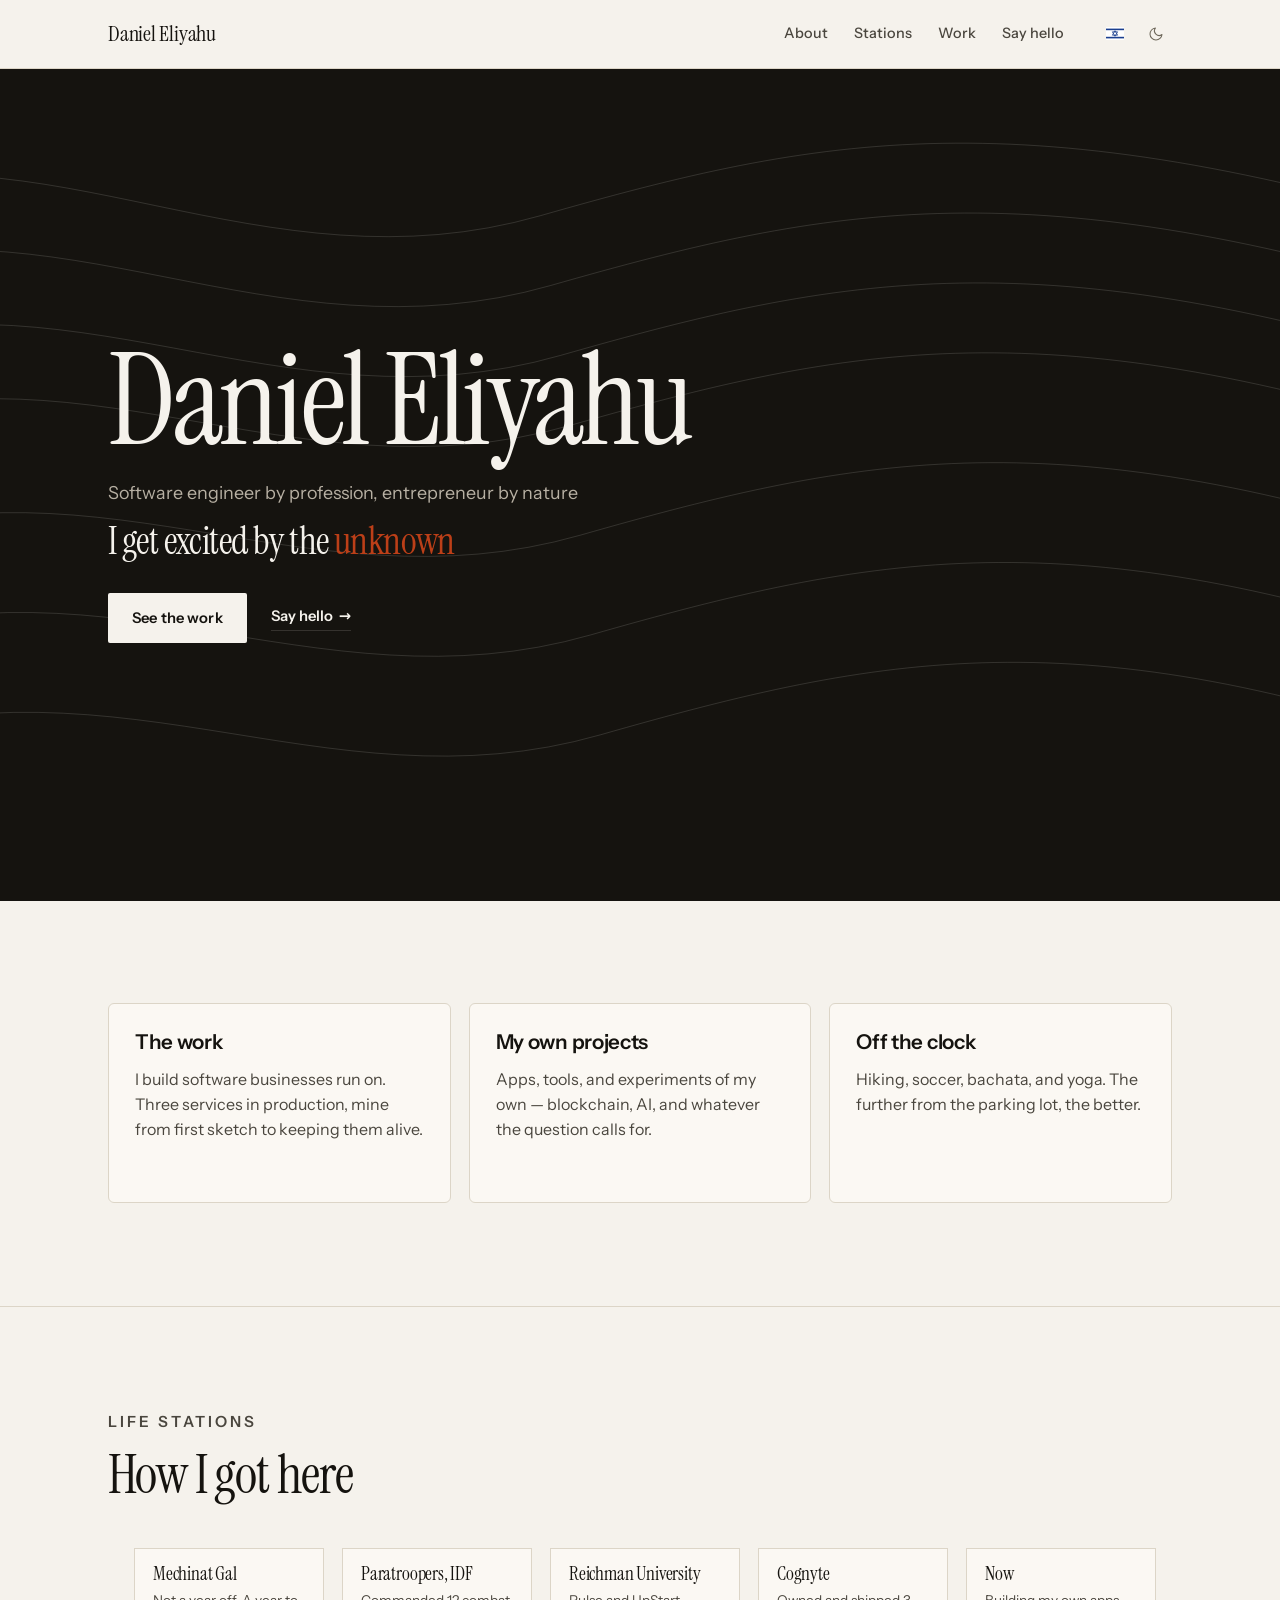
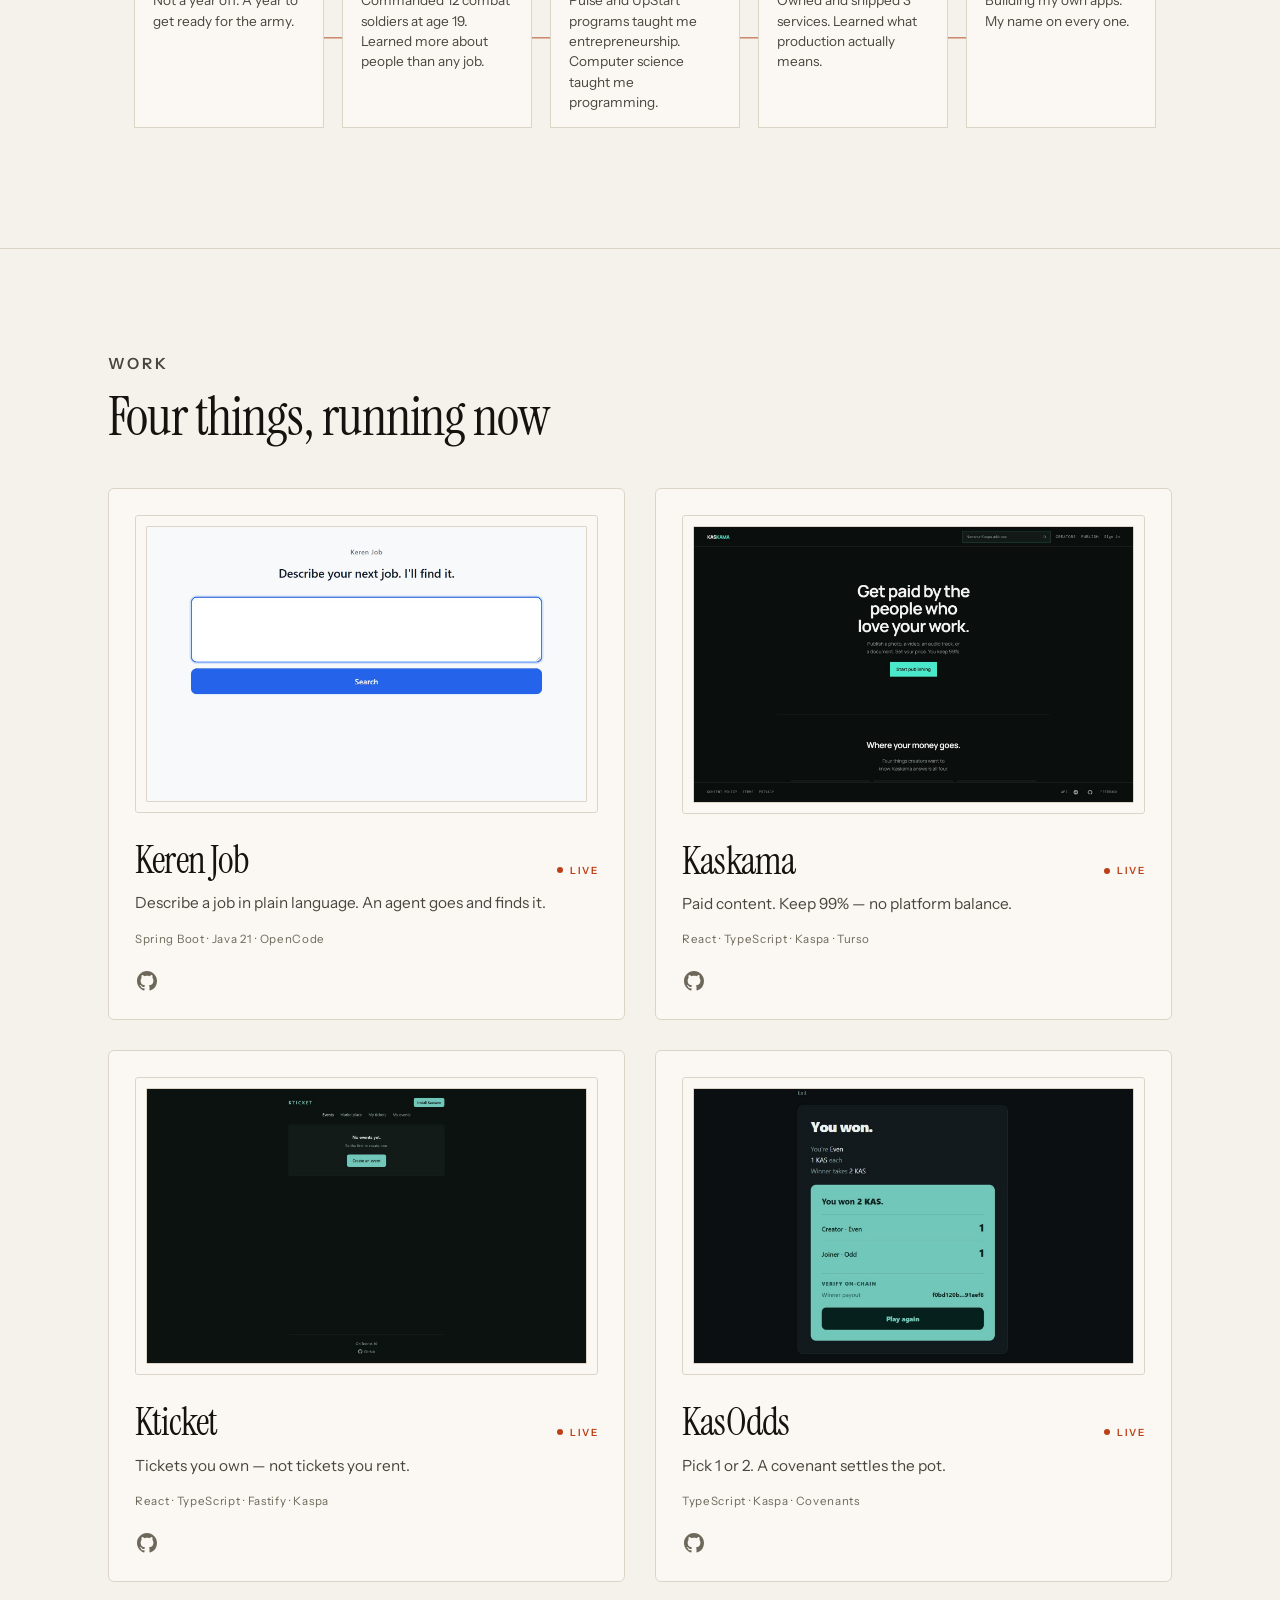
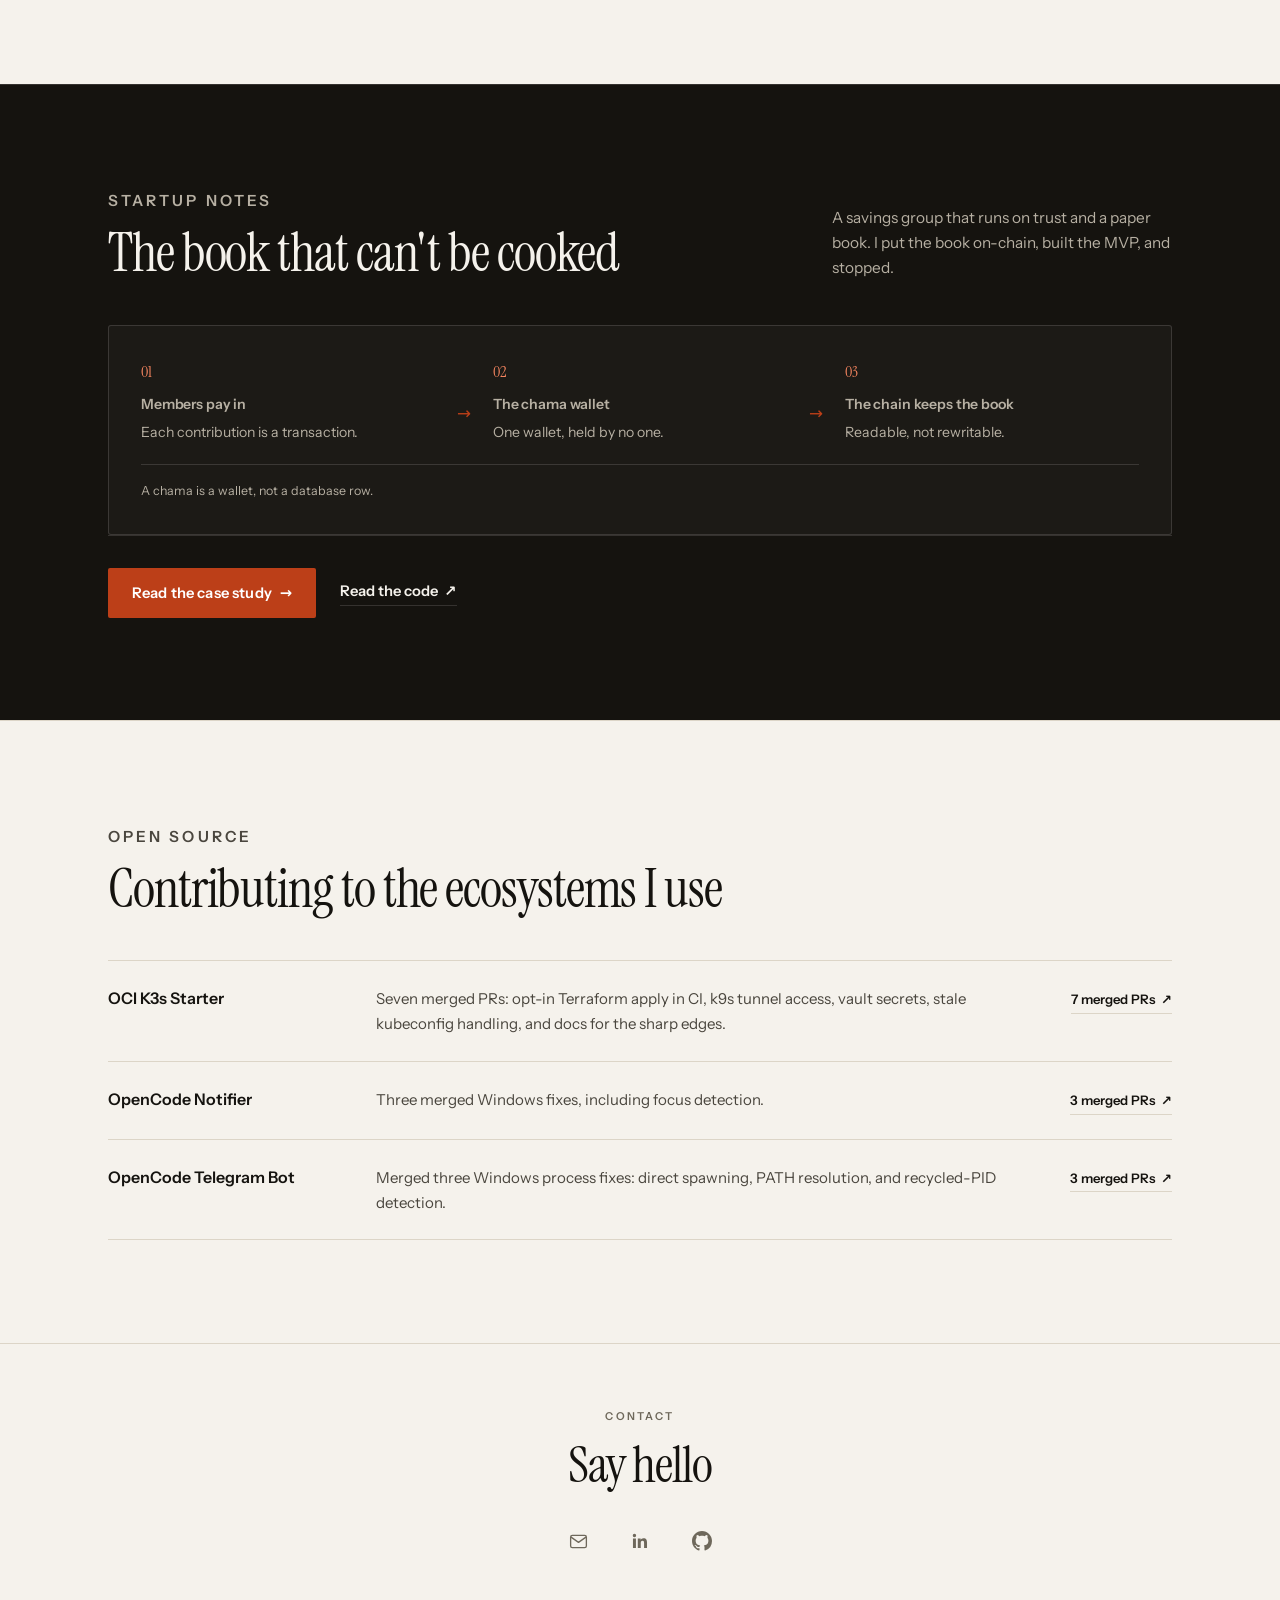
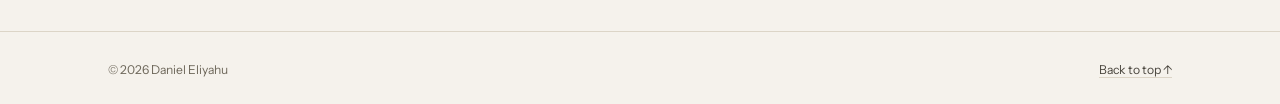
<file: work.html>
<!DOCTYPE html>
<html lang="en">
<head>
  <meta charset="UTF-8" />
  <meta name="viewport" content="width=device-width, initial-scale=1.0" />
  <title>Redirecting — Daniel Eliyahu</title>
  <meta name="robots" content="noindex" />
  <link rel="canonical" href="https://danieliyahu.com/" />
  <meta http-equiv="refresh" content="0; url=/#experience" />
  <script>location.replace("/#experience");</script>
</head>
<body>
  <p><a href="/#experience">Continue to experience</a></p>
</body>
</html>
</file>
<file: assets/css/style.css>
/* ============================================================
   Daniel Eliyahu — personal site
   Instrument Serif + Instrument Sans. Paper, ink, ember.
   ============================================================ */

@font-face {
  font-family: "Instrument Sans";
  src: url("../fonts/instrumentsans-400.woff2") format("woff2");
  font-weight: 400;
  font-style: normal;
  font-display: swap;
}

@font-face {
  font-family: "Instrument Sans";
  src: url("../fonts/instrumentsans-500.woff2") format("woff2");
  font-weight: 500;
  font-style: normal;
  font-display: swap;
}

@font-face {
  font-family: "Instrument Sans";
  src: url("../fonts/instrumentsans-600.woff2") format("woff2");
  font-weight: 600;
  font-style: normal;
  font-display: swap;
}

@font-face {
  font-family: "Instrument Serif";
  src: url("../fonts/instrumentserif-400.woff2") format("woff2");
  font-weight: 400;
  font-style: normal;
  font-display: swap;
}

@font-face {
  font-family: "Instrument Serif";
  src: url("../fonts/instrumentserif-400-italic.woff2") format("woff2");
  font-weight: 400;
  font-style: italic;
  font-display: swap;
}

@font-face {
  font-family: "Heebo";
  src: url("../fonts/heebo-hebrew.woff2") format("woff2");
  font-weight: 400 600;
  font-style: normal;
  font-display: swap;
  unicode-range: U+0307-0308, U+0590-05FF, U+200C-2010, U+20AA, U+25CC, U+FB1D-FB4F;
}

@font-face {
  font-family: "Heebo";
  src: url("../fonts/heebo-latin.woff2") format("woff2");
  font-weight: 400 600;
  font-style: normal;
  font-display: swap;
  unicode-range: U+0000-00FF, U+0131, U+0152-0153, U+02BB-02BC, U+02C6, U+02DA, U+02DC, U+0304, U+0308, U+0329, U+2000-206F, U+20AC, U+2122, U+2191, U+2193, U+2212, U+2215, U+FEFF, U+FFFD;
}

@font-face {
  font-family: "Frank Ruhl Libre";
  src: url("../fonts/frankruhllibre-hebrew.woff2") format("woff2");
  font-weight: 400 500;
  font-style: normal;
  font-display: swap;
  unicode-range: U+0307-0308, U+0590-05FF, U+200C-2010, U+20AA, U+25CC, U+FB1D-FB4F;
}

@font-face {
  font-family: "Frank Ruhl Libre";
  src: url("../fonts/frankruhllibre-latin.woff2") format("woff2");
  font-weight: 400 500;
  font-style: normal;
  font-display: swap;
  unicode-range: U+0000-00FF, U+0131, U+0152-0153, U+02BB-02BC, U+02C6, U+02DA, U+02DC, U+0304, U+0308, U+0329, U+2000-206F, U+20AC, U+2122, U+2191, U+2193, U+2212, U+2215, U+FEFF, U+FFFD;
}

/* ---------- Tokens ---------- */

:root {
  --paper: #f5f2ec;
  --surface: #fbf8f3;
  --ink: #15130f;
  --ink-2: #4a463e;
  --muted: #6e685b;
  --line: #dcd5c7;
  --ember: #bc3f18;
  --ember-ink: #ffffff;
  --ember-soft: #f3e6de;
  --ember-on-dark: #ff8a63;
  --thread: color-mix(in srgb, var(--ember) 62%, var(--line));
  --contrast-bg: #15130f;
  --contrast-ink: #f5f2ec;
  --contrast-muted: #b7b0a3;
  --contrast-line: #3a352e;
  --poster-bg: #15130f;
  --poster-ink: #f5f2ec;
  --poster-muted: #b7b0a3;
  --poster-line: rgba(245, 242, 236, 0.14);
  --frame-mat: var(--surface);
  --frame-line: var(--line);
  --maxw: 1120px;
  --serif: "Instrument Serif", "Iowan Old Style", Georgia, "Times New Roman", serif;
  --sans: "Instrument Sans", ui-sans-serif, system-ui, -apple-system, "Segoe UI", Roboto, "Helvetica Neue", Arial, sans-serif;
  color-scheme: light;
}

html[data-theme="dark"] {
  --paper: #0f0e0c;
  --surface: #171512;
  --ink: #f2eee6;
  --ink-2: #bdb7aa;
  --muted: #8c8577;
  --line: #2b2823;
  --ember: #ff6a3d;
  --ember-ink: #17100c;
  --ember-soft: #2a1812;
  --ember-on-dark: #ff6a3d;
  --thread: color-mix(in srgb, var(--ember) 66%, var(--line));
  --contrast-bg: #f2eee6;
  --contrast-ink: #15130f;
  --contrast-muted: #5b564d;
  --contrast-line: #d6cfc2;
  --poster-bg: #1a1713;
  --poster-ink: #f2eee6;
  --poster-muted: #a39b8d;
  --poster-line: rgba(242, 238, 230, 0.16);
  --frame-mat: #221e18;
  --frame-line: #3c362d;
  color-scheme: dark;
}

/* ---------- Base ---------- */

*,
*::before,
*::after {
  box-sizing: border-box;
}

html {
  scroll-behavior: smooth;
  scroll-padding-top: 62px;
}

body {
  margin: 0;
  background: var(--paper);
  color: var(--ink);
  font-family: var(--sans);
  font-size: 16px;
  line-height: 1.65;
  -webkit-font-smoothing: antialiased;
  -moz-osx-font-smoothing: grayscale;
  text-rendering: optimizeLegibility;
  font-feature-settings: "kern" 1, "liga" 1;
  transition: background 0.2s ease, color 0.2s ease;
}

::selection {
  background: var(--ember);
  color: #fff;
}

h1,
h2,
h3,
p,
figure,
blockquote {
  margin: 0;
}

ul {
  margin: 0;
  padding: 0;
  list-style: none;
}

a {
  color: inherit;
  text-decoration: none;
}

button {
  font: inherit;
  color: inherit;
  cursor: pointer;
}

img {
  display: block;
  max-width: 100%;
  height: auto;
}

hr {
  border: 0;
  border-top: 1px solid var(--line);
  margin: 0;
}

:focus-visible {
  outline: 2px solid var(--ember);
  outline-offset: 3px;
  border-radius: 1px;
}

.shell {
  width: 100%;
  max-width: var(--maxw);
  margin: 0 auto;
  padding: 0 28px;
}

.skip-link {
  position: absolute;
  left: -9999px;
  top: 10px;
  z-index: 200;
  padding: 10px 16px;
  background: var(--ink);
  color: var(--paper);
  font-size: 0.85rem;
}

.skip-link:focus {
  left: 16px;
}

.eyebrow {
  font-size: 0.68rem;
  font-weight: 600;
  letter-spacing: 0.2em;
  text-transform: uppercase;
  color: var(--muted);
}

.eyebrow .mark {
  color: var(--ember);
}

/* ---------- Header ---------- */

.site-header {
  position: sticky;
  top: 0;
  z-index: 50;
  background: var(--paper);
  border-bottom: 1px solid var(--line);
}

.header-inner {
  display: flex;
  align-items: center;
  justify-content: space-between;
  gap: 24px;
  min-height: 68px;
}

.brand {
  font-family: var(--serif);
  font-size: 1.4rem;
  line-height: 1;
  letter-spacing: -0.01em;
  white-space: nowrap;
}

.brand:hover {
  opacity: 0.72;
}

.nav-area {
  display: flex;
  align-items: center;
  gap: 22px;
}

.site-nav ul {
  display: flex;
  align-items: center;
  gap: 2px;
}

.site-nav a {
  display: inline-block;
  padding: 8px 12px;
  font-size: 0.9rem;
  font-weight: 500;
  color: var(--ink-2);
}

.site-nav a:hover {
  color: var(--ink);
}

.site-nav a[aria-current="page"] {
  color: var(--ink);
  text-decoration: underline;
  text-decoration-color: var(--ember);
  text-underline-offset: 6px;
  text-decoration-thickness: 1px;
}

.theme-toggle {
  display: inline-flex;
  align-items: center;
  justify-content: center;
  padding: 8px;
  border: 0;
  background: none;
  color: var(--muted);
}

.theme-toggle:hover {
  color: var(--ink);
}

.theme-toggle .icon-sun {
  display: none;
}

html[data-theme="dark"] .theme-toggle .icon-moon {
  display: none;
}

html[data-theme="dark"] .theme-toggle .icon-sun {
  display: block;
}

.header-tools {
  display: flex;
  align-items: center;
  gap: 8px;
}

.lang-toggle {
  display: inline-flex;
  align-items: center;
  justify-content: center;
  padding: 8px;
  color: var(--muted);
  line-height: 1;
  text-decoration: none;
}

.lang-toggle svg {
  display: block;
  transition: transform 0.18s ease;
}

.lang-toggle:hover svg {
  transform: scale(1.08);
}

.lang-toggle:hover {
  color: var(--ink);
  text-decoration: none;
}

.nav-toggle {
  display: none;
  padding: 8px;
  border: 0;
  background: none;
  color: var(--ink);
}

.nav-toggle svg {
  display: block;
}

.nav-toggle .icon-close {
  display: none;
}

html[data-nav-open="true"] .nav-toggle .icon-menu {
  display: none;
}

html[data-nav-open="true"] .nav-toggle .icon-close {
  display: block;
}

/* ---------- Buttons and links ---------- */

.button {
  display: inline-flex;
  align-items: center;
  justify-content: center;
  gap: 8px;
  min-height: 48px;
  padding: 13px 24px;
  border-radius: 2px;
  background: var(--ink);
  color: var(--paper);
  font-size: 0.92rem;
  font-weight: 600;
  letter-spacing: 0.01em;
  transition: background 0.18s ease, transform 0.18s ease;
}

.button:hover {
  background: var(--ember);
  color: var(--ember-ink);
  transform: translateY(-1px);
}

.button-ghost {
  background: transparent;
  color: var(--ink);
  border: 1px solid var(--line);
}

.button-ghost:hover {
  background: transparent;
  border-color: var(--ink);
  color: var(--ink);
}

.button--ember {
  background: var(--ember);
  color: var(--ember-ink);
}

.button--ember:hover {
  background: var(--ink);
  color: var(--paper);
}

.link {
  display: inline-flex;
  align-items: center;
  gap: 6px;
  font-size: 0.92rem;
  font-weight: 600;
  color: var(--ink);
  padding-bottom: 2px;
  border-bottom: 1px solid var(--line);
}

.link:hover {
  border-bottom-color: var(--ember);
  color: var(--ember);
}

.link .arrow {
  display: inline-block;
  transition: transform 0.18s cubic-bezier(0.16, 1, 0.3, 1);
}

.link:hover .arrow {
  transform: translateX(3px);
}

.actions {
  display: flex;
  align-items: center;
  flex-wrap: wrap;
  gap: 14px 24px;
}

/* ---------- Hero ---------- */

.hero {
  padding: clamp(56px, 8vw, 96px) 0 clamp(40px, 5vw, 64px);
}

.hero-grid {
  display: grid;
  grid-template-columns: 1.08fr 0.92fr;
  align-items: center;
  gap: clamp(32px, 6vw, 72px);
}

.hero h1 {
  margin: 16px 0 22px;
  font-family: var(--serif);
  font-weight: 400;
  font-size: clamp(3.5rem, 7.6vw, 6.7rem);
  line-height: 0.92;
  letter-spacing: -0.025em;
}

.hero h1 .own {
  color: var(--ember);
}

.hero h1 .accent {
  color: var(--ember);
}

.hero-lede {
  max-width: 47ch;
  color: var(--ink-2);
  font-size: clamp(1rem, 1.4vw, 1.1rem);
  line-height: 1.7;
}

.hero-actions {
  margin-top: 30px;
}

/* Single-column hero, used until the portrait exists. */
.hero-grid-solo {
  grid-template-columns: minmax(0, 1fr);
}

.hero-grid-solo h1 {
  max-width: 15ch;
  font-size: clamp(3rem, 6.6vw, 5.6rem);
}

.hero-grid-solo .hero-lede {
  max-width: 56ch;
}

/* Full-bleed poster hero */
.hero--poster {
  position: relative;
  display: flex;
  align-items: center;
  min-height: calc(100vh - 68px);
  min-height: calc(100svh - 68px);
  padding: clamp(72px, 10vh, 120px) 0;
  background: var(--poster-bg);
  color: var(--poster-ink);
  overflow: hidden;
}

.hero--poster .shell {
  position: relative;
  z-index: 1;
}

.hero--poster .eyebrow {
  color: var(--poster-muted);
}

.hero--poster h1 {
  max-width: none;
  color: var(--poster-ink);
  font-size: clamp(4rem, 10vw, 9rem);
  line-height: 0.9;
  letter-spacing: -0.03em;
  text-wrap: balance;
}

.hero-role {
  margin: 18px 0 0;
  color: var(--poster-muted);
  font-size: clamp(1rem, 1.4vw, 1.15rem);
  line-height: 1.5;
}

.hero-tagline {
  max-width: 26ch;
  margin: 14px 0 18px;
  font-family: var(--serif);
  font-weight: 400;
  font-size: clamp(1.6rem, 3vw, 2.6rem);
  line-height: 1.08;
  letter-spacing: -0.015em;
  color: var(--poster-ink);
  text-wrap: balance;
}

.hero-tagline .accent {
  color: var(--ember);
}

.hero--poster .hero-lede {
  max-width: 54ch;
  color: var(--poster-muted);
  font-size: clamp(1.05rem, 1.5vw, 1.2rem);
}

.hero--poster .button {
  background: var(--poster-ink);
  color: var(--poster-bg);
}

.hero--poster .button:hover {
  background: var(--ember);
  color: var(--ember-ink);
}

.hero--poster .link {
  color: var(--poster-ink);
  border-bottom-color: var(--poster-line);
}

.hero--poster .link:hover {
  color: var(--ember);
  border-bottom-color: var(--ember);
}

.hero-contours {
  position: absolute;
  inset: -4%;
  width: 108%;
  height: 108%;
  color: var(--poster-line);
  pointer-events: none;
  animation: contours-drift 26s ease-in-out infinite alternate;
}

@keyframes contours-drift {
  from {
    transform: translate3d(-1.2%, 0, 0);
  }
  to {
    transform: translate3d(1.2%, 0, 0);
  }
}

.visually-hidden {
  position: absolute;
  width: 1px;
  height: 1px;
  padding: 0;
  margin: -1px;
  overflow: hidden;
  clip: rect(0 0 0 0);
  white-space: nowrap;
  border: 0;
}

/* ---------- Frames and figures ---------- */

.frame {
  margin: 0;
  padding: 10px;
  background: var(--frame-mat);
  border: 1px solid var(--frame-line);
  border-radius: 3px;
  overflow: hidden;
}

.frame img {
  width: 100%;
  border: 1px solid var(--frame-line);
  border-radius: 1px;
  transition: transform 0.5s cubic-bezier(0.16, 1, 0.3, 1);
}

/* The screenshot is the link, so it carries the hover state. */
.frame-link {
  position: relative;
  display: block;
}

.frame-link img {
  display: block;
}

.frame-link::after {
  content: "↗";
  position: absolute;
  top: 10px;
  right: 10px;
  display: grid;
  place-items: center;
  width: 30px;
  height: 30px;
  border-radius: 50%;
  background: var(--paper);
  color: var(--ink);
  font-size: 0.9rem;
  line-height: 1;
  box-shadow: 0 4px 14px -6px rgba(21, 19, 15, 0.6);
  opacity: 0;
  transform: translateY(-4px);
  transition: opacity 0.18s ease, transform 0.18s ease;
}

.frame-link:hover::after,
.frame-link:focus-visible::after {
  opacity: 1;
  transform: none;
}

.product-card .frame {
  transition: border-color 0.25s ease;
}

.product-card .frame:hover,
.product-card .frame:focus-within {
  border-color: var(--ember);
}

.frame-link:hover img,
.frame-link:focus-visible img {
  transform: scale(1.03);
}

.frame figcaption {
  display: flex;
  justify-content: space-between;
  align-items: center;
  gap: 16px;
  padding: 10px 2px 0;
  font-size: 0.66rem;
  font-weight: 600;
  letter-spacing: 0.15em;
  text-transform: uppercase;
  color: var(--muted);
}

.frame figcaption .live {
  color: var(--ember);
}

/* ---------- Proof ---------- */

.proof {
  display: grid;
  grid-template-columns: repeat(3, 1fr);
  border-top: 1px solid var(--line);
  border-bottom: 1px solid var(--line);
}

.proof > div {
  padding: 22px 0 24px;
}

.proof > div + div {
  padding-left: clamp(16px, 3vw, 36px);
  border-left: 1px solid var(--line);
}

.proof strong {
  display: block;
  font-family: var(--serif);
  font-weight: 400;
  font-size: clamp(2rem, 4vw, 2.8rem);
  line-height: 1;
  letter-spacing: -0.02em;
}

.proof span {
  display: block;
  margin-top: 8px;
  font-size: 0.64rem;
  font-weight: 600;
  letter-spacing: 0.15em;
  text-transform: uppercase;
  color: var(--muted);
}

/* ---------- Case study ---------- */

.case-meta {
  display: flex;
  flex-wrap: wrap;
  gap: 8px 26px;
  margin: 0 0 clamp(24px, 4vw, 36px);
  padding: 14px 0;
  border-top: 1px solid var(--line);
  border-bottom: 1px solid var(--line);
  color: var(--muted);
  font-size: 0.74rem;
  letter-spacing: 0.06em;
}

.case-meta strong {
  margin-right: 6px;
  color: var(--ink);
  font-weight: 600;
  letter-spacing: 0.12em;
  text-transform: uppercase;
}

html[dir="rtl"] .case-meta strong {
  margin-right: 0;
  margin-left: 6px;
}

.case-back {
  display: inline-block;
  margin-bottom: 28px;
  font-size: 0.82rem;
  font-weight: 600;
}

/* ---------- Sections ---------- */

.section {
  padding: clamp(56px, 8vw, 104px) 0;
}

.section-rule {
  border-top: 1px solid var(--line);
}

/* Full-bleed dark chapter */
.section--dark {
  background: var(--poster-bg);
  color: var(--poster-ink);
  border-top-color: var(--poster-line);
}

.section--dark .eyebrow,
.section--dark .section-head p,
.section--dark .case-body p,
.section--dark .case-body li,
.section--dark .diagram figcaption,
.section--dark .flow-step p {
  color: var(--poster-muted);
}

.section--dark .section-head h2,
.section--dark .case-body h3,
.section--dark .case-body strong,
.section--dark .flow-title,
.section--dark .case-quote {
  color: var(--poster-ink);
}

.section--dark .diagram {
  background: rgba(255, 255, 255, 0.03);
  border-color: var(--poster-line);
}

.section--dark .diagram figcaption,
.section--dark .case-foot,
.section--dark .case-body li {
  border-color: var(--poster-line);
}

.section--dark .case-body a {
  color: var(--poster-ink);
  text-decoration-color: var(--poster-line);
}

.section--dark .case-body a:hover {
  color: var(--ember-on-dark);
}

.section--dark .flow-num {
  color: var(--ember-on-dark);
}

.section--dark .link {
  color: var(--poster-ink);
  border-bottom-color: var(--poster-line);
}

.section--dark .link:hover {
  color: var(--ember-on-dark);
  border-bottom-color: var(--ember-on-dark);
}

.section--dark .button {
  background: var(--poster-ink);
  color: var(--poster-bg);
}

.section--dark .button:hover {
  background: var(--ember);
  color: var(--ember-ink);
}

.section--dark .button.button--ember {
  background: var(--ember);
  color: var(--ember-ink);
}

.section--dark .button.button--ember:hover {
  background: var(--poster-ink);
  color: var(--poster-bg);
}

/* Closing */
.section--closing {
  padding: clamp(40px, 5vw, 64px) 0;
}

.section--closing .eyebrow {
  margin: 0 0 12px;
  text-align: center;
}

.contact-row {
  display: flex;
  flex-direction: column;
  align-items: center;
  text-align: center;
  gap: clamp(16px, 2.4vw, 24px);
}

.section--closing .button-ghost:hover {
  border-color: var(--ember);
  color: var(--ember);
}

.section-head {
  display: flex;
  align-items: flex-end;
  justify-content: space-between;
  gap: 48px;
  margin-bottom: clamp(28px, 4vw, 44px);
}

.section-head h1,
.section-head h2 {
  margin-top: 12px;
  font-family: var(--serif);
  font-weight: 400;
  font-size: clamp(2.1rem, 4.4vw, 3.4rem);
  line-height: 1.02;
  letter-spacing: -0.02em;
}

.section-head p {
  max-width: 34ch;
  color: var(--ink-2);
  font-size: 0.96rem;
}

/* ---------- Project rows ---------- */

.project {
  display: grid;
  grid-template-columns: 1.02fr 1fr;
  align-items: center;
  gap: clamp(28px, 5vw, 56px);
  padding: clamp(32px, 4.5vw, 48px) 0;
  border-top: 1px solid var(--line);
}

.project:last-of-type {
  border-bottom: 1px solid var(--line);
}

.project-meta {
  display: flex;
  align-items: center;
  flex-wrap: wrap;
  gap: 14px;
  font-size: 0.66rem;
  font-weight: 600;
  letter-spacing: 0.15em;
  text-transform: uppercase;
  color: var(--muted);
}

.project h3 {
  margin: 10px 0 12px;
  font-family: var(--serif);
  font-weight: 400;
  font-size: clamp(2rem, 3.6vw, 2.8rem);
  line-height: 1.02;
  letter-spacing: -0.02em;
}

.project h3 a:hover {
  color: var(--ember);
}

.project p {
  max-width: 46ch;
  color: var(--ink-2);
  font-size: 0.98rem;
}

.project .stack {
  margin-top: 16px;
  font-size: 0.74rem;
  letter-spacing: 0.06em;
  color: var(--muted);
}

.project .stack span + span::before {
  content: " · ";
}

.project-links {
  display: flex;
  flex-wrap: wrap;
  gap: 12px 24px;
  margin-top: 22px;
  font-size: 0.9rem;
  font-weight: 600;
}

/* ---------- Product grid ---------- */

.product-grid {
  display: grid;
  grid-template-columns: repeat(2, minmax(0, 1fr));
  gap: clamp(20px, 2.6vw, 30px);
}

.product-card {
  display: flex;
  flex-direction: column;
  padding: clamp(18px, 2.2vw, 26px);
  background: var(--surface);
  border: 1px solid var(--line);
  border-radius: 6px;
}

.product-card .frame {
  margin-bottom: 18px;
}

.product-card h3 {
  margin: 10px 0;
  font-family: var(--serif);
  font-weight: 400;
  font-size: clamp(1.9rem, 3vw, 2.4rem);
  line-height: 1.02;
  letter-spacing: -0.02em;
}

.product-card p {
  max-width: 46ch;
  color: var(--ink-2);
  font-size: 0.96rem;
}

.product-card .stack {
  margin-top: 14px;
  font-size: 0.72rem;
  letter-spacing: 0.06em;
  color: var(--muted);
}

.product-card .stack span + span::before {
  content: " · ";
}

.product-card .app-links {
  margin-top: auto;
  padding-top: 20px;
}

.product-card .app-code {
  display: inline-flex;
  align-items: center;
  justify-content: center;
  width: 44px;
  height: 44px;
  margin: -10px;
  color: var(--muted);
  transition: color 0.18s ease;
}

.product-card .app-code:hover {
  color: var(--ember);
}

/* Name on one side, live/offline on the other: the grid reads as an inventory. */
.app-head {
  display: flex;
  flex-wrap: wrap;
  align-items: baseline;
  justify-content: space-between;
  gap: 4px 14px;
}

.product-card .app-status {
  display: inline-flex;
  flex: none;
  align-items: center;
  gap: 7px;
  margin: 0;
  color: var(--muted);
  font-size: 0.62rem;
  font-weight: 600;
  letter-spacing: 0.15em;
  text-transform: uppercase;
}

.app-status::before {
  content: "";
  width: 6px;
  height: 6px;
  border-radius: 50%;
  background: currentColor;
}

.product-card .app-status--live {
  color: var(--ember);
}

/* The featured card stacks its links, so the GitHub mark gets its own row. */
.product-featured .app-links {
  flex-direction: column;
  align-items: flex-start;
  gap: 0;
}

.product-featured .app-links .app-code {
  margin: 0 -12px;
}

.product-featured {
  grid-column: 1 / -1;
  display: grid;
  grid-template-columns: 1.02fr 1fr;
  align-items: center;
  gap: clamp(28px, 5vw, 56px);
  padding: clamp(22px, 2.8vw, 34px);
}

.product-featured .frame {
  margin-bottom: 0;
}

.sub-head {
  margin-top: clamp(56px, 7vw, 88px);
}

/* ---------- Principles ---------- */

.principles {
  display: grid;
  grid-template-columns: repeat(3, 1fr);
  border-top: 1px solid var(--line);
}

.principle {
  padding: 26px 30px 0 0;
}

.principle + .principle {
  padding-left: 30px;
  border-left: 1px solid var(--line);
}

.principle .num {
  font-family: var(--serif);
  font-size: 1.05rem;
  color: var(--ember);
}

.principle h3 {
  margin: 12px 0 8px;
  font-size: 1.02rem;
  font-weight: 600;
  letter-spacing: -0.01em;
}

.principle p {
  color: var(--ink-2);
  font-size: 0.94rem;
  line-height: 1.65;
}

/* ---------- Path ---------- */

.path-lead {
  max-width: 28ch;
  margin-bottom: 36px;
  font-family: var(--serif);
  font-size: clamp(1.55rem, 3vw, 2.15rem);
  line-height: 1.28;
  letter-spacing: -0.01em;
}

.path-block {
  margin-top: clamp(48px, 6vw, 72px);
}

.path-lead .sep {
  color: var(--muted);
}

.path-steps {
  display: grid;
  grid-template-columns: repeat(3, 1fr);
  gap: 28px;
  border-top: 1px solid var(--line);
  padding-top: 24px;
}

.path-steps h3 {
  margin-bottom: 6px;
  font-size: 0.66rem;
  font-weight: 600;
  letter-spacing: 0.15em;
  text-transform: uppercase;
  color: var(--muted);
}

.path-steps p {
  color: var(--ink-2);
  font-size: 0.96rem;
}

/* ---------- About / who I am ---------- */

.about-index {
  display: grid;
  grid-template-columns: repeat(3, minmax(0, 1fr));
  gap: clamp(14px, 2vw, 18px);
}

.about-tile {
  position: relative;
  display: flex;
  flex-direction: column;
  min-height: 200px;
  padding: clamp(20px, 2.6vw, 26px);
  background: var(--surface);
  border: 1px solid var(--line);
  border-radius: 6px;
  transition: transform 0.35s cubic-bezier(0.16, 1, 0.3, 1), border-color 0.35s ease, box-shadow 0.35s ease;
}

.about-tile:hover,
.about-tile:focus-within {
  transform: translateY(-3px);
  border-color: var(--ember);
  box-shadow: 0 18px 40px -28px rgba(21, 19, 15, 0.45);
}

.about-tile-title {
  margin: 0 0 12px;
  font-family: var(--sans);
  font-size: clamp(1.25rem, 1.6vw, 1.5rem);
  font-weight: 600;
  letter-spacing: -0.015em;
  line-height: 1.2;
  color: var(--ink);
}

.about-tile-text {
  margin-top: 0;
  max-width: 32ch;
  color: var(--ink-2);
  font-size: 1rem;
  line-height: 1.55;
}

/* ---------- Life stations (block DAG, left to right) ---------- */

.dag-wrap {
  position: relative;
  margin-top: 34px;
}

.dag-edges {
  position: absolute;
  top: 0;
  left: 0;
  width: 100%;
  height: 100%;
  color: var(--thread);
  pointer-events: none;
}

.dag-edge {
  fill: none;
  stroke: var(--thread);
  stroke-width: 1.35;
  transition: stroke 0.18s ease, stroke-width 0.18s ease;
}

.dag-edge.is-hot {
  stroke: var(--ember);
  stroke-width: 2;
}

.dag-edge--wrap {
  stroke-dasharray: none;
}

.dag {
  position: relative;
  z-index: 1;
  display: flex;
  flex-wrap: wrap;
  align-items: stretch;
  gap: 26px 18px;
  padding: 2px 14px 2px 26px;
  list-style: none;
}

.dag-stop {
  position: relative;
  display: flex;
  flex-direction: column;
  justify-content: flex-start;
  width: 190px;
  min-height: 104px;
  padding: 14px 18px;
  border: 1px solid var(--line);
  background: var(--surface);
  transition: transform 0.3s cubic-bezier(0.16, 1, 0.3, 1), border-color 0.3s ease, box-shadow 0.3s ease;
}

.dag-stop:hover {
  transform: translateY(-3px);
  border-color: var(--ember);
  box-shadow: 0 14px 28px -24px rgba(21, 19, 15, 0.4);
}

/* the edge to the next block is drawn by main.js */

.dag h3 {
  font-family: var(--serif);
  font-weight: 400;
  font-size: 1.16rem;
  line-height: 1.2;
  letter-spacing: -0.01em;
}

.dag p {
  margin-top: 5px;
  color: var(--ink-2);
  font-size: 0.85rem;
  line-height: 1.5;
  hyphens: none;
  overflow-wrap: break-word;
}

@media (max-width: 780px) {
  .dag-stop {
    width: calc(50% - 9px);
  }
}

@media (max-width: 600px) {
  .dag-stop {
    width: 100%;
  }
}

/* ---------- Quote / invitation ---------- */

.quote {
  padding: clamp(56px, 8vw, 96px) 0;
  border-top: 1px solid var(--line);
}

.quote p {
  max-width: 24em;
  font-family: var(--serif);
  font-size: clamp(1.8rem, 3.7vw, 2.9rem);
  line-height: 1.22;
  letter-spacing: -0.015em;
}

.quote cite {
  display: block;
  margin-top: 20px;
  font-style: normal;
  font-size: 0.66rem;
  font-weight: 600;
  letter-spacing: 0.16em;
  text-transform: uppercase;
  color: var(--muted);
}

.invite {
  padding: clamp(64px, 9vw, 120px) 0;
  border-top: 1px solid var(--line);
}

.invite h2 {
  max-width: 15ch;
  margin-bottom: 20px;
  font-family: var(--serif);
  font-weight: 400;
  font-size: clamp(2.6rem, 6vw, 4.6rem);
  line-height: 0.98;
  letter-spacing: -0.025em;
}

.invite p {
  max-width: 48ch;
  margin-bottom: 30px;
  color: var(--ink-2);
  font-size: 1.02rem;
}

/* ---------- Inner page hero ---------- */

.page-hero {
  padding: clamp(56px, 8vw, 104px) 0 clamp(28px, 4vw, 44px);
}

.page-hero h1 {
  margin: 14px 0 18px;
  font-family: var(--serif);
  font-weight: 400;
  font-size: clamp(3rem, 6.4vw, 5.4rem);
  line-height: 0.96;
  letter-spacing: -0.025em;
}

.page-hero .lede {
  max-width: 56ch;
  color: var(--ink-2);
  font-size: clamp(1rem, 1.5vw, 1.1rem);
}

/* ---------- Work ---------- */

.roles {
  border-top: 1px solid var(--line);
}

.role {
  display: grid;
  grid-template-columns: 180px 1fr;
  gap: 40px;
  padding: 36px 0;
  border-bottom: 1px solid var(--line);
}

.role-date {
  padding-top: 4px;
  font-size: 0.68rem;
  font-weight: 600;
  letter-spacing: 0.14em;
  text-transform: uppercase;
  color: var(--muted);
}

.role h3 {
  font-size: 1.2rem;
  font-weight: 600;
  letter-spacing: -0.01em;
}

.role .org {
  margin: 4px 0 14px;
  color: var(--ink-2);
  font-size: 0.92rem;
}

.role p {
  max-width: 62ch;
  color: var(--ink-2);
  font-size: 0.97rem;
}

.role p + p {
  margin-top: 10px;
}

.role .stack {
  margin-top: 16px;
  font-size: 0.72rem;
  letter-spacing: 0.06em;
  color: var(--muted);
}

.role .stack span + span::before {
  content: " · ";
}

.case-band {
  display: grid;
  grid-template-columns: 1fr auto;
  align-items: end;
  gap: 32px;
  padding: clamp(32px, 4.5vw, 48px);
  background: var(--surface);
  border: 1px solid var(--line);
  border-radius: 3px;
  margin-top: clamp(32px, 4vw, 48px);
}

.case-band h3 {
  margin: 10px 0 10px;
  font-family: var(--serif);
  font-weight: 400;
  font-size: clamp(2rem, 4vw, 3rem);
  line-height: 1;
}

.case-band p {
  max-width: 52ch;
  color: var(--ink-2);
  font-size: 0.97rem;
}

.list {
  border-top: 1px solid var(--line);
}

.list-row {
  display: grid;
  grid-template-columns: 240px 1fr auto;
  align-items: baseline;
  gap: 28px;
  padding: 24px 0;
  border-bottom: 1px solid var(--line);
}

.list-row h3 {
  font-size: 1rem;
  font-weight: 600;
}

.list-row p {
  color: var(--ink-2);
  font-size: 0.94rem;
}

.list-row .link {
  font-size: 0.82rem;
  white-space: nowrap;
}

/* Secondary work, disclosed on request */
.os-more {
  border-top: 1px solid var(--line);
}

.os-more summary {
  display: flex;
  flex-wrap: wrap;
  align-items: baseline;
  gap: 6px 16px;
  padding: 20px 0;
  cursor: pointer;
  list-style: none;
  font-size: 0.9rem;
  font-weight: 600;
}

.os-more summary::-webkit-details-marker {
  display: none;
}

.os-more summary::after {
  content: "+";
  margin-inline-start: auto;
  color: var(--muted);
  font-size: 1.1rem;
  line-height: 1;
}

.os-more[open] summary::after {
  content: "−";
}

.os-summary-label {
  flex: 1 1 240px;
}

.os-summary-meta {
  color: var(--muted);
  font-size: 0.78rem;
  font-weight: 400;
  letter-spacing: 0.04em;
}

.os-more .list {
  border-top: 0;
}

.os-more .sub-head {
  margin-top: 8px;
}

.skills {
  display: grid;
  grid-template-columns: repeat(3, 1fr);
  gap: 32px;
  border-top: 1px solid var(--line);
  padding-top: 26px;
}

.skills h3 {
  margin-bottom: 10px;
  font-size: 0.66rem;
  font-weight: 600;
  letter-spacing: 0.15em;
  text-transform: uppercase;
  color: var(--muted);
}

.skills p {
  color: var(--ink-2);
  font-size: 0.95rem;
  line-height: 1.8;
}

.fine {
  margin-top: 36px;
  padding-top: 18px;
  border-top: 1px solid var(--line);
  color: var(--muted);
  font-size: 0.8rem;
}

/* ---------- Apps ---------- */

.app {
  display: grid;
  grid-template-columns: 1.02fr 1fr;
  align-items: center;
  gap: clamp(28px, 5vw, 56px);
  padding: clamp(32px, 4.5vw, 48px) 0;
  border-top: 1px solid var(--line);
}

.app:last-of-type {
  border-bottom: 1px solid var(--line);
}

.app h2 {
  margin: 10px 0 12px;
  font-family: var(--serif);
  font-weight: 400;
  font-size: clamp(2rem, 3.6vw, 2.7rem);
  line-height: 1.02;
  letter-spacing: -0.02em;
}

.app h2 a:hover {
  color: var(--ember);
}

.app p {
  max-width: 46ch;
  color: var(--ink-2);
  font-size: 0.98rem;
}

.app .stack {
  margin-top: 16px;
  font-size: 0.74rem;
  letter-spacing: 0.06em;
  color: var(--muted);
}

.app .stack span + span::before {
  content: " · ";
}

.app-links {
  display: flex;
  flex-wrap: wrap;
  align-items: center;
  gap: 12px 24px;
  margin-top: 22px;
  font-size: 0.9rem;
  font-weight: 600;
}

.apps-note {
  margin-top: 36px;
  padding-top: 20px;
  border-top: 1px solid var(--line);
  max-width: 62ch;
  color: var(--muted);
  font-size: 0.9rem;
}

/* ---------- Connect ---------- */

.connect-grid {
  display: grid;
  grid-template-columns: 1.25fr 0.75fr;
  gap: clamp(40px, 7vw, 96px);
  border-top: 1px solid var(--line);
  padding-top: clamp(32px, 4vw, 48px);
}

.connect-section {
  padding-top: 0;
}

.contact-title {
  margin: 0;
  font-family: var(--serif);
  font-weight: 400;
  font-size: clamp(2.2rem, 4.2vw, 3.2rem);
  line-height: 1.05;
  letter-spacing: -0.02em;
}

.contact-lede {
  max-width: 48ch;
  margin-bottom: clamp(28px, 4vw, 40px);
  color: var(--ink-2);
  font-size: 1.02rem;
}

.connect-ask {
  max-width: 30ch;
  margin-bottom: 36px;
  font-family: var(--serif);
  font-size: clamp(1.5rem, 2.9vw, 2.05rem);
  line-height: 1.3;
  letter-spacing: -0.01em;
}

.reach {
  display: flex;
  flex-wrap: wrap;
  justify-content: center;
  gap: 10px;
}

.reach .button-icon {
  width: 52px;
  min-width: 52px;
  height: 52px;
  padding: 0;
  border: 0;
  background: none;
  color: var(--muted);
}

.reach .button-icon:hover {
  color: var(--ember);
}

.reach .button-icon .icon-check {
  display: none;
}

.reach .button-icon.is-copied .icon-mail {
  display: none;
}

.reach .button-icon.is-copied .icon-check {
  display: block;
}

.reach .button-icon.is-copied {
  border-color: var(--ember);
  color: var(--ember);
}

.connect-side h2 {
  margin-bottom: 12px;
  font-size: 0.66rem;
  font-weight: 600;
  letter-spacing: 0.16em;
  text-transform: uppercase;
  color: var(--muted);
}

.connect-side ul {
  border-top: 1px solid var(--line);
}

.connect-side li {
  display: flex;
  justify-content: space-between;
  gap: 16px;
  padding: 13px 0;
  border-bottom: 1px solid var(--line);
  color: var(--ink-2);
  font-size: 0.92rem;
}

.connect-side li strong {
  color: var(--ink);
  font-weight: 500;
}

.connect-note {
  margin-top: 30px;
  color: var(--muted);
  font-size: 0.86rem;
}

/* ---------- Case study ---------- */

.case-hero {
  padding: clamp(48px, 7vw, 88px) 0 clamp(32px, 4vw, 48px);
}

.crumb {
  display: inline-flex;
  align-items: center;
  gap: 8px;
  margin-bottom: 26px;
  font-size: 0.68rem;
  font-weight: 600;
  letter-spacing: 0.16em;
  text-transform: uppercase;
  color: var(--muted);
}

.crumb:hover {
  color: var(--ember);
}

.case-hero h1 {
  margin: 10px 0 14px;
  font-family: var(--serif);
  font-weight: 400;
  font-size: clamp(4rem, 10vw, 8rem);
  line-height: 0.86;
  letter-spacing: -0.03em;
}

.case-sub {
  max-width: 30ch;
  font-family: var(--serif);
  font-style: italic;
  font-size: clamp(1.4rem, 3vw, 2.1rem);
  line-height: 1.2;
  color: var(--ink-2);
}

.case-meta {
  display: flex;
  align-items: center;
  flex-wrap: wrap;
  gap: 14px;
  margin-top: 28px;
  font-size: 0.66rem;
  font-weight: 600;
  letter-spacing: 0.15em;
  text-transform: uppercase;
  color: var(--muted);
}

.case-actions {
  margin-top: 28px;
}

.case-visual {
  margin-top: clamp(32px, 4vw, 48px);
}

.diagram {
  margin: 0;
  padding: clamp(18px, 3vw, 32px);
  background: var(--surface);
  border: 1px solid var(--line);
  border-radius: 3px;
}

.diagram svg {
  display: block;
  width: 100%;
  height: auto;
}

.diagram figcaption {
  margin-top: 20px;
  padding-top: 16px;
  border-top: 1px solid var(--line);
  color: var(--muted);
  font-size: 0.78rem;
}

.flow {
  display: grid;
  grid-template-columns: 1fr auto 1fr auto 1fr;
  align-items: start;
  gap: clamp(12px, 2vw, 22px);
}

.flow-num {
  font-family: var(--serif);
  font-size: 1rem;
  color: var(--ember);
}

.flow-step h3,
.flow-title {
  margin: 8px 0 6px;
  font-size: 0.95rem;
  font-weight: 600;
  letter-spacing: -0.01em;
}

.flow-step p {
  color: var(--ink-2);
  font-size: 0.88rem;
  line-height: 1.6;
}

.flow-arrow {
  padding-top: 42px;
  color: var(--ember);
  font-size: 1.05rem;
}

.case-body {
  max-width: 720px;
  padding: clamp(40px, 6vw, 72px) 0;
}

.case-body h2 {
  margin: 48px 0 14px;
  font-family: var(--serif);
  font-weight: 400;
  font-size: clamp(1.7rem, 3vw, 2.2rem);
  line-height: 1.1;
  letter-spacing: -0.015em;
}

.case-body h2:first-child {
  margin-top: 0;
}

.case-body h3 {
  margin: 40px 0 12px;
  font-family: var(--serif);
  font-weight: 400;
  font-size: clamp(1.5rem, 2.5vw, 1.9rem);
  line-height: 1.1;
  letter-spacing: -0.015em;
}

.case-body h3:first-child {
  margin-top: 0;
}

.case-body p {
  color: var(--ink-2);
  font-size: 1.02rem;
  line-height: 1.75;
}

.case-body p + p {
  margin-top: 16px;
}

.case-body strong {
  color: var(--ink);
  font-weight: 600;
}

.case-body ul {
  margin: 18px 0 0;
  padding-left: 0;
  border-top: 1px solid var(--line);
  list-style: none;
}

.case-body li {
  padding: 14px 0;
  border-bottom: 1px solid var(--line);
  color: var(--ink-2);
  font-size: 0.98rem;
}

.case-body li strong {
  color: var(--ink);
}

.case-quote {
  margin: 40px 0;
  padding-left: 22px;
  border-left: 2px solid var(--ember);
  font-family: var(--serif);
  font-size: clamp(1.5rem, 3vw, 2rem);
  line-height: 1.3;
}

.case-foot {
  display: flex;
  align-items: center;
  flex-wrap: wrap;
  gap: 14px 24px;
  padding: 32px 0 0;
  border-top: 1px solid var(--line);
}

/* ---------- Footer ---------- */

.site-footer {
  padding: 28px 0 24px;
  border-top: 1px solid var(--line);
}

.footer-grid {
  display: grid;
  grid-template-columns: 1.5fr 1fr 1fr;
  gap: 32px;
}

.footer-brand {
  font-family: var(--serif);
  font-size: 1.5rem;
  line-height: 1;
}

.footer-note {
  max-width: 46ch;
  margin-top: 10px;
  color: var(--muted);
  font-size: 0.85rem;
}

.footer-grid h2 {
  margin-bottom: 12px;
  font-size: 0.64rem;
  font-weight: 600;
  letter-spacing: 0.16em;
  text-transform: uppercase;
  color: var(--muted);
}

.footer-links {
  display: flex;
  flex-direction: column;
  gap: 7px;
  font-size: 0.9rem;
}

.footer-links a {
  color: var(--ink-2);
}

.footer-links a:hover {
  color: var(--ember);
}

.footer-bottom {
  display: flex;
  align-items: center;
  justify-content: space-between;
  gap: 16px;
  flex-wrap: wrap;
  margin-top: 36px;
  padding-top: 16px;
  border-top: 1px solid var(--line);
  color: var(--muted);
  font-size: 0.76rem;
}

.footer-solo {
  margin-top: 0;
  padding-top: 0;
  border-top: 0;
}

.footer-top {
  color: var(--ink-2);
  text-decoration: underline;
  text-underline-offset: 3px;
  text-decoration-color: var(--line);
}

.footer-top:hover {
  color: var(--ember);
  text-decoration-color: var(--ember);
}

/* ---------- 404 ---------- */

.error {
  display: flex;
  flex-direction: column;
  justify-content: center;
  min-height: 74vh;
  padding: 64px 0;
}

.error h1 {
  font-family: var(--serif);
  font-weight: 400;
  font-size: clamp(4rem, 12vw, 9rem);
  line-height: 0.88;
  letter-spacing: -0.03em;
}

.error p {
  max-width: 40ch;
  margin: 20px 0 30px;
  color: var(--ink-2);
  font-size: 1.02rem;
}

/* ---------- Motion ---------- */

@keyframes rise {
  from {
    opacity: 0;
    transform: translateY(12px);
  }
  to {
    opacity: 1;
    transform: none;
  }
}

.rise {
  animation: rise 0.65s cubic-bezier(0.16, 1, 0.3, 1) both;
}

.rise-2 {
  animation-delay: 0.08s;
}

.rise-3 {
  animation-delay: 0.16s;
}

.rise-4 {
  animation-delay: 0.24s;
}

.rise-5 {
  animation-delay: 0.32s;
}

.reveal {
  opacity: 0;
  transform: translateY(12px);
  transition: opacity 0.55s cubic-bezier(0.16, 1, 0.3, 1), transform 0.55s cubic-bezier(0.16, 1, 0.3, 1);
}

.reveal.in {
  opacity: 1;
  transform: none;
}

@media (prefers-reduced-motion: reduce) {
  html {
    scroll-behavior: auto;
  }

  .rise,
  .reveal {
    animation: none;
    opacity: 1;
    transform: none;
    transition: none;
  }

  .button,
  .link .arrow,
  .about-tile {
    transition: none;
  }

  .about-tile:hover,
  .about-tile:focus-within {
    transform: none;
  }

  .hero-contours {
    animation: none;
  }

  .dag-stop:hover {
    transform: none;
  }
}

/* ---------- Responsive ---------- */

@media (max-width: 900px) {
  .hero-grid,
  .project,
  .app,
  .connect-grid {
    grid-template-columns: 1fr;
  }

  .hero-grid {
    gap: 36px;
  }

  .product-grid,
  .product-featured {
    grid-template-columns: 1fr;
  }

  .product-featured .frame {
    margin-bottom: 18px;
  }

  .hero-visual {
    max-width: 620px;
  }

  .section-head {
    display: block;
  }

  .section-head p {
    margin-top: 14px;
    max-width: 46ch;
  }

  .principles {
    grid-template-columns: 1fr;
  }

  .principle {
    padding: 22px 0;
  }

  .principle + .principle {
    padding-left: 0;
    border-left: 0;
    border-top: 1px solid var(--line);
  }

  .path-steps {
    grid-template-columns: 1fr;
    gap: 18px;
  }

  .about-index {
    grid-template-columns: 1fr;
  }

  .about-tile {
    min-height: 0;
  }

  .about-tile-text {
    max-width: 38ch;
  }

  .list-row {
    grid-template-columns: 1fr;
    gap: 6px;
  }

  .list-row .link {
    margin-top: 4px;
  }

  .skills {
    grid-template-columns: 1fr;
    gap: 24px;
  }

  .role {
    grid-template-columns: 1fr;
    gap: 8px;
  }

  .case-band {
    grid-template-columns: 1fr;
    align-items: start;
  }

  .flow {
    grid-template-columns: 1fr;
    gap: 20px;
  }

  .flow-arrow {
    display: none;
  }

  .footer-grid {
    grid-template-columns: 1fr 1fr;
  }

  .footer-grid > div:first-child {
    grid-column: 1 / -1;
  }

  .nav-toggle {
    display: block;
  }

  .nav-area {
    display: none;
    position: absolute;
    top: 68px;
    left: 0;
    right: 0;
    flex-direction: column;
    align-items: stretch;
    gap: 12px;
    padding: 14px 28px 20px;
    background: var(--paper);
    border-bottom: 1px solid var(--line);
  }

  .nav-area.open {
    display: flex;
    height: calc(100vh - 68px);
    height: calc(100dvh - 68px);
    overflow-y: auto;
    padding-bottom: 32px;
  }

  .site-nav ul {
    flex-direction: column;
    align-items: stretch;
    gap: 0;
  }

  .site-nav a {
    padding: 17px 0;
    border-bottom: 1px solid var(--line);
    font-family: var(--serif);
    font-size: clamp(1.9rem, 7vw, 2.5rem);
    line-height: 1;
    font-weight: 400;
  }

  .site-nav a[aria-current="page"] {
    text-decoration: none;
  }

  .header-tools {
    align-self: flex-start;
    margin-top: 6px;
  }
}

@media (max-width: 620px) {
  .shell {
    padding: 0 20px;
  }

  .header-inner {
    min-height: 62px;
  }

  .nav-area {
    top: 62px;
    padding-left: 20px;
    padding-right: 20px;
  }

  .nav-area.open {
    height: calc(100vh - 62px);
    height: calc(100dvh - 62px);
  }

  .brand {
    font-size: 1.22rem;
  }

  .hero h1 {
    font-size: clamp(3.1rem, 15vw, 4.6rem);
  }

  .proof > div {
    padding: 18px 0;
  }

  .proof > div + div {
    padding-left: 14px;
  }

  .proof strong {
    font-size: 1.75rem;
  }

  .proof span {
    font-size: 0.6rem;
    letter-spacing: 0.08em;
  }

  .frame {
    padding: 6px;
  }

  .frame figcaption {
    font-size: 0.62rem;
    letter-spacing: 0.1em;
    justify-content: flex-start;
  }

  .frame figcaption > span:last-child {
    display: none;
  }

  .footer-grid {
    grid-template-columns: 1fr;
  }

  .footer-bottom {
    justify-content: flex-start;
  }

  .case-band {
    padding: 24px;
  }
}

/* ---------- Hebrew / RTL ---------- */

html[lang="he"] body {
  font-family: "Heebo", "Instrument Sans", ui-sans-serif, system-ui, sans-serif;
  line-height: 1.72;
}

html[lang="he"] .hero h1,
html[lang="he"] .section-head h2,
html[lang="he"] .case-body h3,
html[lang="he"] .product-card h3,
html[lang="he"] .dag h3,
html[lang="he"] .quote p,
html[lang="he"] .case-quote,
html[lang="he"] .path-lead,
html[lang="he"] .contact-title,
html[lang="he"] .connect-ask,
html[lang="he"] .proof strong {
  font-family: "Frank Ruhl Libre", "Instrument Serif", Georgia, serif;
  letter-spacing: 0;
}

html[lang="he"] .hero h1 {
  font-size: clamp(3rem, 6.4vw, 5.8rem);
  line-height: 1.06;
}

html[lang="he"] .contact-title {
  font-size: clamp(2rem, 4vw, 3rem);
  line-height: 1.1;
}

html[lang="he"] .path-lead {
  max-width: none;
  font-size: clamp(1.35rem, 2.4vw, 1.8rem);
  line-height: 1.45;
}

html[lang="he"] .quote p {
  line-height: 1.35;
}

html[lang="he"] .eyebrow,
html[lang="he"] .proof span,
html[lang="he"] .skills h3,
html[lang="he"] .footer-grid h2 {
  letter-spacing: 0.06em;
  text-transform: none;
}

html[lang="he"] .hero-lede {
  line-height: 1.8;
}

html[lang="he"] .case-body p {
  line-height: 1.85;
}

html[lang="he"] .brand,
html[lang="he"] .footer-brand {
  font-family: "Frank Ruhl Libre", "Instrument Serif", Georgia, serif;
  direction: rtl;
  unicode-bidi: isolate;
}

html[lang="he"] .footer-brand {
  text-align: right;
}

html[dir="rtl"] .proof > div + div {
  padding-left: 0;
  padding-right: clamp(16px, 3vw, 36px);
  border-left: 0;
  border-right: 1px solid var(--line);
}

html[dir="rtl"] .principle + .principle {
  padding-left: 0;
  padding-right: 30px;
  border-left: 0;
  border-right: 1px solid var(--line);
}

html[dir="rtl"] .case-quote {
  padding-left: 0;
  padding-right: 22px;
  border-left: 0;
  border-right: 2px solid var(--ember);
}

html[dir="rtl"] .diagram figcaption {
  text-align: right;
}

/* the life-stations DAG runs right to left */
html[dir="rtl"] .dag {
  padding: 2px 26px 2px 14px;
}

html[dir="rtl"] .skip-link {
  left: auto;
  right: -9999px;
}

html[dir="rtl"] .skip-link:focus {
  left: auto;
  right: 16px;
}

html[dir="rtl"] .link:hover .arrow {
  transform: translateX(-3px);
}

@media (max-width: 900px) {
  html[dir="rtl"] .principle + .principle {
    padding-right: 0;
    border-right: 0;
  }
}

@media (max-width: 620px) {
  html[dir="rtl"] .proof > div + div {
    padding-right: 14px;
    padding-left: 0;
  }
}

/* ---------- Print ---------- */

@media print {
  @page {
    margin: 16mm;
  }

  .site-header,
  .site-footer,
  .hero-actions,
  .hero-visual,
  .frame,
  .project-links,
  .app-links,
  .button,
  .theme-toggle,
  .nav-toggle,
  .crumb,
  .case-foot {
    display: none !important;
  }

  body {
    background: #fff;
    color: #000;
    font-size: 10.5pt;
    line-height: 1.5;
  }

  .shell {
    max-width: 100%;
    padding: 0;
  }

  .hero-grid,
  .project,
  .app,
  .connect-grid,
  .section-head {
    display: block;
  }

  .case-body {
    max-width: 100%;
  }

  .section,
  .quote,
  .invite {
    padding: 20px 0;
  }

  .hero {
    padding: 0 0 16px;
  }

  .hero h1 {
    font-size: 44pt;
  }

  .page-hero h1,
  .case-hero h1 {
    font-size: 38pt;
  }

  .section-head h2,
  .invite h2 {
    font-size: 22pt;
  }

  .project h3,
  .app h2 {
    font-size: 17pt;
  }

  .proof strong {
    font-size: 22pt;
  }

  .case-band {
    display: block;
    padding: 14px 0;
    background: none;
    border: 0;
    border-top: 1px solid #ccc;
    border-bottom: 1px solid #ccc;
  }

  .reveal,
  .rise {
    opacity: 1 !important;
    transform: none !important;
    animation: none !important;
  }

  .project,
  .app,
  .role,
  .section {
    break-inside: avoid;
  }

  a {
    color: #000;
    text-decoration: none;
  }
}
</file>
